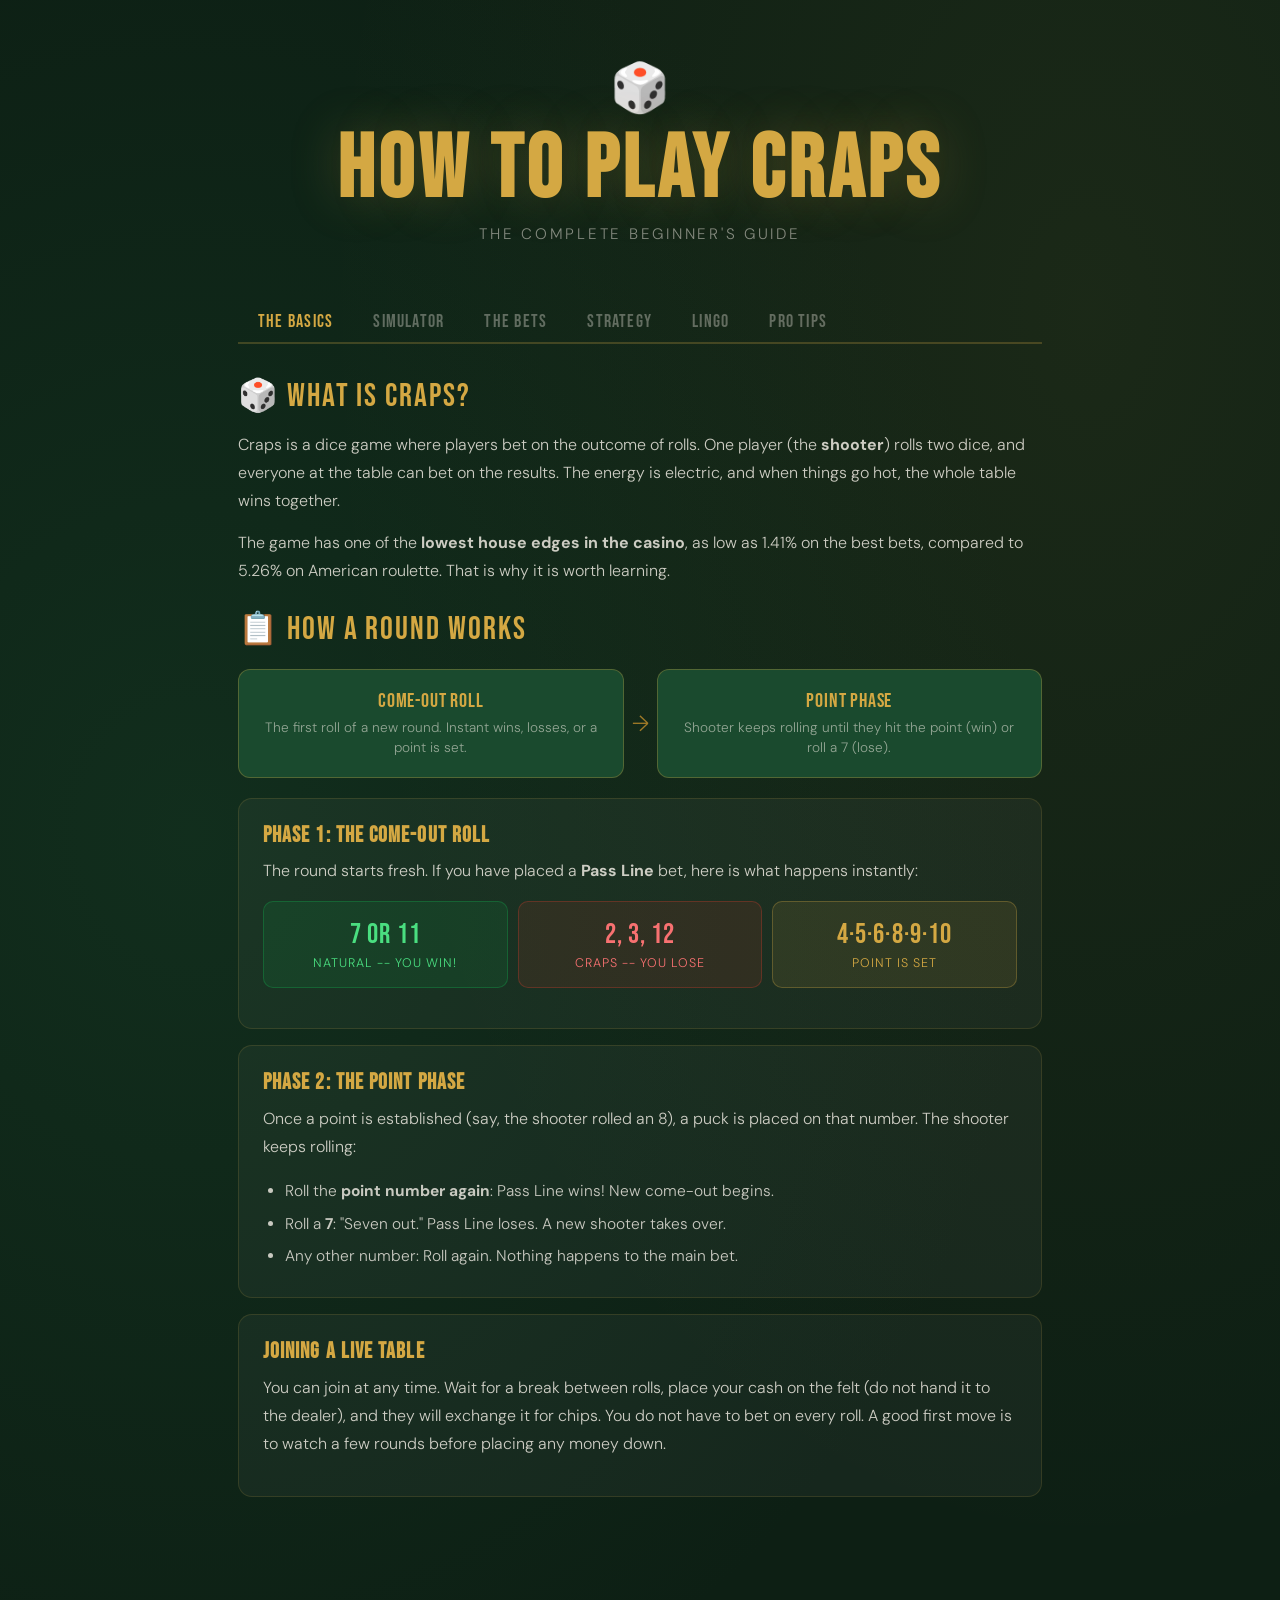
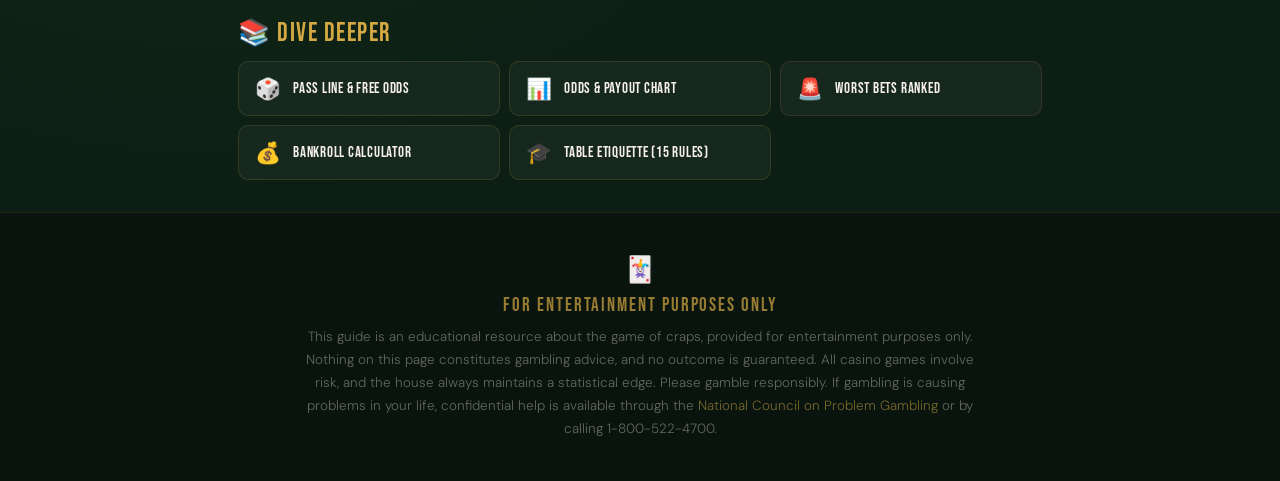
<file: index.html>
<!DOCTYPE html>
<html lang="en">
<head>
<meta charset="UTF-8">
<meta name="viewport" content="width=device-width, initial-scale=1.0, viewport-fit=cover">
<meta name="theme-color" content="#0d1f14">

<title>How to Play Craps: Complete Beginner's Guide with Free Simulator</title>
<meta name="description" content="Learn how to play craps in minutes. Covers rules, the best bets (Pass Line, Free Odds), what to avoid, and a free interactive simulator with bankroll tracker. For entertainment purposes only.">
<meta name="keywords" content="how to play craps, craps rules, craps guide, craps for beginners, craps bets explained, pass line bet, free odds bet, craps simulator, craps strategy, casino dice game">
<meta name="author" content="CrapsGuide.fun">
<link rel="canonical" href="https://crapsguide.fun/">

<meta property="og:type" content="article">
<meta property="og:title" content="How to Play Craps: Complete Beginner's Guide with Free Simulator">
<meta property="og:description" content="Learn craps rules, the best bets, what to avoid, and practice free with an interactive simulator. One of the lowest house-edge games in the casino, if you know what to bet.">
<meta property="og:url" content="https://crapsguide.fun/">
<meta property="og:site_name" content="CrapsGuide.fun">
<meta property="og:locale" content="en_US">

<meta name="twitter:card" content="summary">
<meta name="twitter:title" content="How to Play Craps: Complete Beginner's Guide with Free Simulator">
<meta name="twitter:description" content="Learn craps rules, the best bets, what to avoid, and practice free with an interactive simulator. One of the lowest house-edge games in the casino.">
<meta name="twitter:site" content="@crapsguide">

<meta name="robots" content="index, follow">

<script type="application/ld+json">
{
  "@context": "https://schema.org",
  "@graph": [
    {
      "@type": "Article",
      "@id": "https://crapsguide.fun/#article",
      "headline": "How to Play Craps: Complete Beginner's Guide",
      "description": "A complete guide to playing craps, covering the rules, best bets, house edges, table lingo, and an interactive simulator with bankroll tracker.",
      "url": "https://crapsguide.fun/",
      "author": {
        "@type": "Organization",
        "name": "CrapsGuide.fun",
        "url": "https://crapsguide.fun/"
      },
      "publisher": {
        "@type": "Organization",
        "name": "CrapsGuide.fun",
        "url": "https://crapsguide.fun/"
      },
      "mainEntityOfPage": "https://crapsguide.fun/",
      "inLanguage": "en-US",
      "about": {
        "@type": "Thing",
        "name": "Craps",
        "description": "A casino dice game where players bet on the outcome of dice rolls"
      }
    },
    {
      "@type": "FAQPage",
      "@id": "https://crapsguide.fun/#faq",
      "mainEntity": [
        {
          "@type": "Question",
          "name": "How do you play craps?",
          "acceptedAnswer": {
            "@type": "Answer",
            "text": "Craps is a dice game with two phases. On the come-out roll, rolling 7 or 11 wins the Pass Line bet instantly, while 2, 3, or 12 loses. Any other number (4, 5, 6, 8, 9, or 10) sets the point. In the point phase, the shooter keeps rolling until they hit the point number again (Pass Line wins) or roll a 7 (Pass Line loses)."
          }
        },
        {
          "@type": "Question",
          "name": "What is the best bet in craps?",
          "acceptedAnswer": {
            "@type": "Answer",
            "text": "The best bets in craps are the Pass Line bet (1.41% house edge) combined with the Free Odds bet, which has a 0% house edge and is the only bet in any casino game with no mathematical advantage for the house. Always take maximum odds after a point is set."
          }
        },
        {
          "@type": "Question",
          "name": "What bets should you avoid in craps?",
          "acceptedAnswer": {
            "@type": "Answer",
            "text": "Avoid proposition bets (11-16% house edge), Hardways (9-11%), Big 6 and Big 8 (9.09%), and the Field bet. These bets have very high house edges and will drain your bankroll quickly. Stick to the Pass Line and Free Odds for the best chance of a longer session."
          }
        },
        {
          "@type": "Question",
          "name": "What is the Free Odds bet in craps?",
          "acceptedAnswer": {
            "@type": "Answer",
            "text": "The Free Odds bet is an additional wager placed behind your Pass Line bet after a point is set. It pays true mathematical odds with zero house edge: 2:1 for points 4 or 10, 3:2 for points 5 or 9, and 6:5 for points 6 or 8. Most casinos allow 2x to 10x odds. Always take the maximum odds available."
          }
        },
        {
          "@type": "Question",
          "name": "What does 'seven out' mean in craps?",
          "acceptedAnswer": {
            "@type": "Answer",
            "text": "Seven out means the shooter rolled a 7 during the point phase, before hitting the point number. This ends the shooter's turn, causes all Pass Line bets to lose, and passes the dice to the next shooter."
          }
        },
        {
          "@type": "Question",
          "name": "Is craps a good game to play at a casino?",
          "acceptedAnswer": {
            "@type": "Answer",
            "text": "Craps is one of the best games in the casino if you stick to the right bets. The Pass Line has only a 1.41% house edge, and combining it with Free Odds can bring the overall edge below 0.5%. It's comparable to blackjack with basic strategy and far better than slots (5-12%) or roulette (5.26%)."
          }
        },
        {
          "@type": "Question",
          "name": "What is a come-out roll in craps?",
          "acceptedAnswer": {
            "@type": "Answer",
            "text": "The come-out roll is the first roll of a new craps round. During the come-out, rolling 7 or 11 is a Natural and wins the Pass Line bet immediately. Rolling 2, 3, or 12 is Craps and loses the Pass Line bet. Any other number (4, 5, 6, 8, 9, or 10) establishes the point for that round."
          }
        }
      ]
    }
  ]
}
</script>

<link rel="stylesheet" href="css/style.css">

</head>
<body>

<header>
  <span class="dice-anim">🎲</span>
  <h1>How to Play Craps</h1>
  <div class="subtitle">The Complete Beginner's Guide</div>
</header>

<main>
<div class="container">

  <nav class="tabs" role="tablist" aria-label="Guide sections">
    <button class="tab-btn active" role="tab" aria-selected="true"  aria-controls="tab-basics"    onclick="showTab('basics',this)">The Basics</button>
    <button class="tab-btn"        role="tab" aria-selected="false" aria-controls="tab-simulator" onclick="showTab('simulator',this)">Simulator</button>
    <button class="tab-btn"        role="tab" aria-selected="false" aria-controls="tab-bets"      onclick="showTab('bets',this)">The Bets</button>
    <button class="tab-btn"        role="tab" aria-selected="false" aria-controls="tab-strategy"  onclick="showTab('strategy',this)">Strategy</button>
    <button class="tab-btn"        role="tab" aria-selected="false" aria-controls="tab-lingo"     onclick="showTab('lingo',this)">Lingo</button>
    <button class="tab-btn"        role="tab" aria-selected="false" aria-controls="tab-protips"   onclick="showTab('protips',this)">Pro Tips</button>
  </nav>

  <div id="tab-basics" class="tab-content active" role="tabpanel">
    <div class="section-title">🎲 What Is Craps?</div>
    <p>Craps is a dice game where players bet on the outcome of rolls. One player (the <strong>shooter</strong>) rolls two dice, and everyone at the table can bet on the results. The energy is electric, and when things go hot, the whole table wins together.</p>
    <p>The game has one of the <strong>lowest house edges in the casino</strong>, as low as 1.41% on the best bets, compared to 5.26% on American roulette. That is why it is worth learning.</p>

    <div class="section-title" style="margin-top:1.5rem">📋 How a Round Works</div>
    <div class="phase-flow">
      <div class="phase-box">
        <div class="label">Come-Out Roll</div>
        <div class="desc">The first roll of a new round. Instant wins, losses, or a point is set.</div>
      </div>
      <div class="arrow">→</div>
      <div class="phase-box">
        <div class="label">Point Phase</div>
        <div class="desc">Shooter keeps rolling until they hit the point (win) or roll a 7 (lose).</div>
      </div>
    </div>

    <div class="card">
      <h3>Phase 1: The Come-Out Roll</h3>
      <p>The round starts fresh. If you have placed a <strong>Pass Line</strong> bet, here is what happens instantly:</p>
      <div class="outcomes-grid">
        <div class="outcome win">
          <div class="nums">7 or 11</div>
          <div class="result">Natural -- You Win!</div>
        </div>
        <div class="outcome lose">
          <div class="nums">2, 3, 12</div>
          <div class="result">Craps -- You Lose</div>
        </div>
        <div class="outcome point">
          <div class="nums">4·5·6·8·9·10</div>
          <div class="result">Point is Set</div>
        </div>
      </div>
    </div>

    <div class="card">
      <h3>Phase 2: The Point Phase</h3>
      <p>Once a point is established (say, the shooter rolled an 8), a puck is placed on that number. The shooter keeps rolling:</p>
      <ul>
        <li>Roll the <strong>point number again</strong>: Pass Line wins! New come-out begins.</li>
        <li>Roll a <strong>7</strong>: "Seven out." Pass Line loses. A new shooter takes over.</li>
        <li>Any other number: Roll again. Nothing happens to the main bet.</li>
      </ul>
    </div>

    <div class="card">
      <h3>Joining a Live Table</h3>
      <p>You can join at any time. Wait for a break between rolls, place your cash on the felt (do not hand it to the dealer), and they will exchange it for chips. You do not have to bet on every roll. A good first move is to watch a few rounds before placing any money down.</p>
    </div>
  </div>

  <div id="tab-simulator" class="tab-content" role="tabpanel">
    <div class="section-title">🎲 Roll Simulator</div>
    <p>You start with <strong>$200</strong>. Each round you bet <strong>$10</strong> on the Pass Line. When a point is set, you will be offered the chance to take <strong>Free Odds</strong>. It's the one bet in the casino with zero house edge. See how long your stack lasts!</p>

    <div class="simulator">

      <div class="bankroll-bar" aria-live="polite">
        <div class="bank-cell">
          <div class="bank-label">Bankroll</div>
          <div class="bank-value" id="bank-stack">$200</div>
        </div>
        <div class="bank-cell">
          <div class="bank-label">Net P/L</div>
          <div class="bank-value neutral" id="bank-pl">$0</div>
        </div>
        <div class="bank-cell">
          <div class="bank-label">Rounds</div>
          <div class="bank-value neutral" id="bank-rounds">0</div>
        </div>
        <div class="bank-cell">
          <div class="bank-label">W / L</div>
          <div class="bank-value neutral" id="bank-wl">0 / 0</div>
        </div>
      </div>

      <div class="active-bets" id="active-bets" aria-label="Active bets"></div>

      <div id="sim-phase" class="sim-phase-badge">Phase: Come-Out Roll</div>

      <div class="dice-display" aria-live="polite" aria-label="Dice result">
        <div class="die-wrap" id="die1-wrap">
          <svg class="die-face" viewBox="0 0 100 100" xmlns="http://www.w3.org/2000/svg" aria-hidden="true">
            <rect x="3" y="3" width="94" height="94" rx="16" ry="16" fill="#f9f6f0"/>
            <rect x="3" y="3" width="94" height="94" rx="16" ry="16" fill="none" stroke="rgba(0,0,0,0.08)" stroke-width="1.5"/>
            <g id="pips1"></g>
          </svg>
        </div>
        <div class="die-wrap" id="die2-wrap">
          <svg class="die-face" viewBox="0 0 100 100" xmlns="http://www.w3.org/2000/svg" aria-hidden="true">
            <rect x="3" y="3" width="94" height="94" rx="16" ry="16" fill="#f9f6f0"/>
            <rect x="3" y="3" width="94" height="94" rx="16" ry="16" fill="none" stroke="rgba(0,0,0,0.08)" stroke-width="1.5"/>
            <g id="pips2"></g>
          </svg>
        </div>
      </div>

      <div id="sim-status" class="sim-status" style="color:var(--gold)">Ready to Play</div>
      <div id="sim-result" class="sim-result">Each round costs $10 on the Pass Line. Tap Roll to begin!</div>

      <div class="odds-prompt" id="odds-prompt">
        <div class="odds-prompt-title" id="odds-title">Take Free Odds?</div>
        <div class="odds-prompt-desc" id="odds-desc">Point is set. You can place an extra bet behind your Pass Line with ZERO house edge.</div>
        <div class="odds-btns">
          <button class="odds-btn take" onclick="takeOdds()" touch-action="manipulation">Take $20 Odds</button>
          <button class="odds-btn skip" onclick="skipOdds()" touch-action="manipulation">No Thanks</button>
        </div>
      </div>

      <div class="sim-btns">
        <button class="roll-btn" id="roll-btn" onclick="rollDice()" aria-label="Roll the dice">🎲 ROLL</button>
        <button class="reset-btn" onclick="resetGame()" aria-label="Reset game">↺ RESET</button>
      </div>

      <div class="scenario-panel">
        <div class="scenario-panel-label">Watch a scripted run</div>
        <div class="scenario-btns">
          <button id="sc-hot" class="scenario-btn hot" onclick="playScenario('hot')" aria-label="Watch hot shooter scenario">🔥 Hot Shooter</button>
          <button id="sc-cold" class="scenario-btn cold" onclick="playScenario('cold')" aria-label="Watch cold table scenario">❄️ Cold Table</button>
        </div>
        <div class="scenario-hint">Auto-plays a scripted session — Pass Line + Free Odds — so you can see what a great run (or rough stretch) actually looks like.</div>
      </div>

      <div class="session-log" id="session-log" aria-label="Session log" aria-live="polite">
        <div class="log-empty">Your session log will appear here.</div>
      </div>

    </div>
  </div>

  <div id="tab-bets" class="tab-content" role="tabpanel">
    <div class="section-title">💰 Understanding the Bets</div>
    <p>Craps has many bets, but most of them are traps. Here is the full picture so you know what to play and what to skip.</p>
    <div class="table-wrap">
      <table class="bets-table">
        <thead>
          <tr><th>Bet</th><th>House Edge</th><th>Notes</th></tr>
        </thead>
        <tbody>
          <tr>
            <td><strong>Pass Line</strong> <span class="bet-tag tag-best">Best</span></td>
            <td class="edge-good">1.41%</td>
            <td>Always. Your primary bet as a new player.</td>
          </tr>
          <tr>
            <td><strong>Don't Pass Line</strong></td>
            <td class="edge-good">1.36%</td>
            <td>Marginally better odds, but you are betting against the shooter, which is socially unpopular at a hot table.</td>
          </tr>
          <tr>
            <td><strong>Odds Bet (Free Odds)</strong> <span class="bet-tag tag-best">Best</span></td>
            <td class="edge-good">0%</td>
            <td>The only 0% house edge bet in the casino. Take maximum odds after a point is set.</td>
          </tr>
          <tr>
            <td><strong>Come Bet</strong></td>
            <td class="edge-good">1.41%</td>
            <td>Like a Pass Line placed during the point phase. Good once you are comfortable.</td>
          </tr>
          <tr>
            <td><strong>Place 6 or 8</strong></td>
            <td class="edge-ok">1.52%</td>
            <td>Acceptable. Pays 7:6 on the most common point numbers. Bet in multiples of $6.</td>
          </tr>
          <tr>
            <td><strong>Place 5 or 9</strong></td>
            <td class="edge-ok">4%</td>
            <td>Mediocre. Skip unless you love action.</td>
          </tr>
          <tr>
            <td><strong>Place 4 or 10</strong></td>
            <td class="edge-bad">6.67%</td>
            <td>Avoid. High house edge.</td>
          </tr>
          <tr>
            <td><strong>Field Bet</strong> <span class="bet-tag tag-avoid">Avoid</span></td>
            <td class="edge-bad">2.78–5.56%</td>
            <td>Looks attractive and hits often, but terrible odds long-term.</td>
          </tr>
          <tr>
            <td><strong>Big 6 / Big 8</strong> <span class="bet-tag tag-avoid">Avoid</span></td>
            <td class="edge-bad">9.09%</td>
            <td>Never. Same as Place 6/8 but pays worse. A sucker bet in disguise.</td>
          </tr>
          <tr>
            <td><strong>Proposition Bets</strong> <span class="bet-tag tag-avoid">Avoid</span></td>
            <td class="edge-bad">11–16%</td>
            <td>Terrible. These exist to drain your bankroll. Dealers sometimes call them sucker bets.</td>
          </tr>
          <tr>
            <td><strong>Hardways</strong> <span class="bet-tag tag-avoid">Avoid</span></td>
            <td class="edge-bad">9–11%</td>
            <td>Fun to look at on the layout, brutal to bet on.</td>
          </tr>
        </tbody>
      </table>
    </div>
    <hr class="divider">
    <div class="card">
      <h3>🌟 The Free Odds Bet</h3>
      <p>After a point is set, you can place an additional bet <em>behind</em> your Pass Line bet called "Taking Odds." It pays <strong>true mathematical odds</strong> with zero house edge, the only such bet in any casino.</p>
      <ul>
        <li>Point is 4 or 10: Odds pay <strong>2:1</strong></li>
        <li>Point is 5 or 9: Odds pay <strong>3:2</strong></li>
        <li>Point is 6 or 8: Odds pay <strong>6:5</strong></li>
      </ul>
      <p style="margin-top:0.8rem">Most casinos allow 2x, 3x-4x-5x, or even 10x odds. <strong>Always take the maximum odds offered.</strong></p>
    </div>
    <div style="margin-top:1.25rem; display:flex; flex-wrap:wrap; gap:0.5rem;">
      <a href="/pass-line-bet-explained/" style="display:inline-block;padding:0.55rem 1rem;border-radius:8px;background:rgba(255,255,255,0.04);border:1px solid rgba(212,168,67,0.2);color:var(--gold);font-family:'Bebas Neue',sans-serif;font-size:0.95rem;letter-spacing:0.05em;text-decoration:none;transition:all 0.2s;">&#x1F449; Pass Line &amp; Free Odds Deep Dive</a>
      <a href="/craps-odds-chart/" style="display:inline-block;padding:0.55rem 1rem;border-radius:8px;background:rgba(255,255,255,0.04);border:1px solid rgba(212,168,67,0.2);color:var(--gold);font-family:'Bebas Neue',sans-serif;font-size:0.95rem;letter-spacing:0.05em;text-decoration:none;transition:all 0.2s;">&#x1F4CA; Full Odds &amp; Payout Chart</a>
      <a href="/worst-bets-in-craps/" style="display:inline-block;padding:0.55rem 1rem;border-radius:8px;background:rgba(255,255,255,0.04);border:1px solid rgba(248,113,113,0.2);color:var(--red-bright);font-family:'Bebas Neue',sans-serif;font-size:0.95rem;letter-spacing:0.05em;text-decoration:none;transition:all 0.2s;">&#x1F6A8; Worst Bets Ranked</a>
    </div>
  </div>

  <div id="tab-strategy" class="tab-content" role="tabpanel">
    <div class="section-title">🧠 Playing Smart</div>
    <div class="tip">
      <div class="tip-icon">✅</div>
      <div class="tip-text"><strong>The Beginner's Setup:</strong> Stick to Pass Line plus maximum Free Odds. That is it. This keeps your house edge under 0.5% on total money risked and makes the game easy to follow.</div>
    </div>
    <div class="tip">
      <div class="tip-icon">✅</div>
      <div class="tip-text"><strong>Add Come Bets for more action:</strong> Once comfortable, place Come bets after the point is set. They work like a mini Pass Line, setting their own point, and you can take odds on them too.</div>
    </div>
    <div class="tip">
      <div class="tip-icon">✅</div>
      <div class="tip-text"><strong>Place the 6 and 8:</strong> If you want more numbers working, Place bets on 6 and 8 are decent. Bet in multiples of $6 so the 7:6 payout works correctly.</div>
    </div>
    <div class="tip warning">
      <div class="tip-icon">⚠️</div>
      <div class="tip-text"><strong>The center of the table is a trap.</strong> All those colorful proposition bets in the middle? Hard 6, Any Craps, C&E? Ignore them. They carry 10%+ house edges and are designed to look exciting while draining your chips.</div>
    </div>
    <div class="tip warning">
      <div class="tip-icon">⚠️</div>
      <div class="tip-text"><strong>Streaks are an illusion.</strong> A "hot shooter" does not change the probability of any roll. Past results do not influence dice. Play the math, not the mood.</div>
    </div>
    <div class="tip">
      <div class="tip-icon">💡</div>
      <div class="tip-text"><strong>Bankroll rule of thumb:</strong> Bring at least 30x your Pass Line bet. Betting $10 Pass with 3x odds? You want roughly $300 to $400 at the table to ride out variance.</div>
    </div>
    <div class="tip">
      <div class="tip-icon">💡</div>
      <div class="tip-text"><strong>Craps vs. other games:</strong> Blackjack with basic strategy runs about 0.5% edge, similar to craps with full odds. Slots are typically 5 to 12%. Craps is genuinely one of the better games in the building, but only if you play the right bets.</div>
    </div>
    <hr class="divider">
    <div class="card">
      <h3>🎯 Optimal Strategy (TL;DR)</h3>
      <ol>
        <li>Bet the <strong>Pass Line</strong> before every come-out roll</li>
        <li>Once the point is set, take <strong>maximum Free Odds</strong></li>
        <li>Optionally add <strong>Come Bets with odds</strong> for more action</li>
        <li><strong>Ignore everything else</strong> on the table layout</li>
        <li>Tip the dealers occasionally. It's good for the table vibe</li>
      </ol>
    </div>
    <div style="margin-top:1.25rem; display:flex; flex-wrap:wrap; gap:0.5rem;">
      <a href="/craps-bankroll-calculator/" style="display:inline-block;padding:0.55rem 1rem;border-radius:8px;background:rgba(255,255,255,0.04);border:1px solid rgba(212,168,67,0.2);color:var(--gold);font-family:'Bebas Neue',sans-serif;font-size:0.95rem;letter-spacing:0.05em;text-decoration:none;transition:all 0.2s;">&#x1F4B0; Bankroll Calculator</a>
      <a href="/pass-line-bet-explained/" style="display:inline-block;padding:0.55rem 1rem;border-radius:8px;background:rgba(255,255,255,0.04);border:1px solid rgba(212,168,67,0.2);color:var(--gold);font-family:'Bebas Neue',sans-serif;font-size:0.95rem;letter-spacing:0.05em;text-decoration:none;transition:all 0.2s;">&#x1F449; Pass Line &amp; Free Odds Deep Dive</a>
    </div>
  </div>

  <div id="tab-lingo" class="tab-content" role="tabpanel">
    <div class="section-title">🗣️ Table Talk</div>
    <p>Walk up knowing the language. The dealers will respect you for it, and you will not look lost.</p>
    <div class="lingo-grid">
      <div class="lingo-item"><div class="lingo-term">Shooter</div><div class="lingo-def">The player rolling the dice. Rotates clockwise around the table.</div></div>
      <div class="lingo-item"><div class="lingo-term">Come-Out Roll</div><div class="lingo-def">The first roll of a new round. The puck is "OFF."</div></div>
      <div class="lingo-item"><div class="lingo-term">Natural</div><div class="lingo-def">Rolling 7 or 11 on the come-out. Instant Pass Line win.</div></div>
      <div class="lingo-item"><div class="lingo-term">Craps</div><div class="lingo-def">Rolling 2, 3, or 12 on the come-out. Pass Line loses.</div></div>
      <div class="lingo-item"><div class="lingo-term">The Point</div><div class="lingo-def">4, 5, 6, 8, 9, or 10 rolled on the come-out. Sets the target.</div></div>
      <div class="lingo-item"><div class="lingo-term">Seven Out</div><div class="lingo-def">Rolling a 7 in the point phase. Ends the shooter's turn.</div></div>
      <div class="lingo-item"><div class="lingo-term">Make the Point</div><div class="lingo-def">Hitting the point number before a 7. Pass Line wins!</div></div>
      <div class="lingo-item"><div class="lingo-term">Free Odds / Taking Odds</div><div class="lingo-def">Additional bet behind Pass Line with 0% house edge.</div></div>
      <div class="lingo-item"><div class="lingo-term">Stickman</div><div class="lingo-def">Dealer who moves the dice with a hooked stick and calls outcomes.</div></div>
      <div class="lingo-item"><div class="lingo-term">Boxman</div><div class="lingo-def">Supervisor at the table center, overseeing chips and disputes.</div></div>
      <div class="lingo-item"><div class="lingo-term">Puck</div><div class="lingo-def">Disc showing ON/OFF. Placed on the point number when active.</div></div>
      <div class="lingo-item"><div class="lingo-term">Color Up</div><div class="lingo-def">Exchange small chips for larger denominations when leaving.</div></div>
      <div class="lingo-item"><div class="lingo-term">Hardway</div><div class="lingo-def">Rolling a pair to hit a number, e.g., 4+4 for Hard 8.</div></div>
      <div class="lingo-item"><div class="lingo-term">Yo (Yo-Leven)</div><div class="lingo-def">Slang for 11, said "yo" to avoid confusion with "seven."</div></div>
      <div class="lingo-item"><div class="lingo-term">Press It</div><div class="lingo-def">Increasing or doubling a bet after a win.</div></div>
      <div class="lingo-item"><div class="lingo-term">Buy In</div><div class="lingo-def">Exchanging cash for chips. Place bills on the felt; do not hand to the dealer.</div></div>
    </div>
  </div>

  <div id="tab-protips" class="tab-content" role="tabpanel">
    <div class="section-title">&#x1F393; Pro Tips</div>
    <p>You know the rules and the bets. Here is what separates a confident player from a nervous one: what to do your first 30 minutes at a live table, how odds multipliers work across casinos, and a no-nonsense debunking of the myths you will absolutely hear at the table.</p>

    <div class="accordion">
      <button class="accordion-btn" onclick="toggleAccordion(this)" aria-expanded="false">
        <span class="accordion-title">&#x1F3B0; Your First 30 Minutes at a Real Table</span>
        <span class="accordion-icon">&#x25BC;</span>
      </button>
      <div class="accordion-body">
        <p style="margin-bottom:1rem;">The rules are the easy part. Here is the physical and social stuff nobody tells you.</p>
        <ol class="steps-list">
          <li><strong>Find a low minimum table.</strong><span>Look for $5 or $10 minimums. The Strip skews higher; downtown casinos and off-strip properties are more beginner-friendly. The minimum is posted on a small placard at the table edge.</span></li>
          <li><strong>Wait for the right moment to buy in.</strong><span>Do not walk up mid-roll and drop cash on the table. Wait until the dice are in the center or after a seven-out. Place your cash flat on the felt and say "Change, please." Do not hand it directly to the dealer.</span></li>
          <li><strong>Pick your spot.</strong><span>Standing near either end of the table is fine. The Pass Line runs along the entire edge closest to you. There is no wrong choice here.</span></li>
          <li><strong>Announce dealer-placed bets.</strong><span>For the Pass Line you place your own chips. For bets requiring the dealer to position them, hand over your chips and say what you want. They handle the rest.</span></li>
          <li><strong>Collect your winnings promptly.</strong><span>When you win, the dealer pushes chips to you. Grab them before the next come-out or they may be treated as a new bet. Leaving them is called "letting it ride". Which is fine on purpose but rough by accident.</span></li>
          <li><strong>Place your Free Odds bet yourself.</strong><span>After the point is set, place your odds chips directly behind your Pass Line bet, just outside the Pass Line area. No announcement needed. The dealer will confirm.</span></li>
          <li><strong>One hand for the dice.</strong><span>Shooters use one hand only. Keep your drink back from the table edge. If the dice hit your hand mid-roll, you will hear about it.</span></li>
          <li><strong>Tip the crew.</strong><span>Place a chip on the Pass Line and say "for the dealers." They will appreciate it and the table energy will thank you.</span></li>
          <li><strong>Do not stress the etiquette.</strong><span>Dealers deal with beginners constantly and are glad to help. "Is now a good time to buy in?" gets a friendly answer 99% of the time.</span></li>
        </ol>
      </div>
    </div>

    <div class="accordion">
      <button class="accordion-btn" onclick="toggleAccordion(this)" aria-expanded="false">
        <span class="accordion-title">&#x1F4D0; Odds Multipliers: 2x vs 3-4-5x vs 10x</span>
        <span class="accordion-icon">&#x25BC;</span>
      </button>
      <div class="accordion-body">
        <p>Not all casinos offer the same odds multiplier. The higher the multiplier, the more of your total action sits on a 0% edge bet.</p>
        <div class="table-wrap">
          <table class="odds-table">
            <thead><tr><th>Casino Offer</th><th>Pass Line</th><th>Max Odds</th><th>Combined Edge</th></tr></thead>
            <tbody>
              <tr><td>1x Odds</td><td>$10</td><td>$10</td><td>0.85%</td></tr>
              <tr><td>2x Odds</td><td>$10</td><td>$20</td><td>0.61%</td></tr>
              <tr><td>3-4-5x Odds</td><td>$10</td><td>$30-50</td><td class="highlight">0.37%</td></tr>
              <tr><td>5x Odds</td><td>$10</td><td>$50</td><td>0.33%</td></tr>
              <tr><td>10x Odds</td><td>$10</td><td>$100</td><td class="highlight">0.18%</td></tr>
              <tr><td>100x Odds</td><td>$10</td><td>$1,000</td><td>0.02%</td></tr>
            </tbody>
          </table>
        </div>
        <p style="margin-top:1rem;"><strong>3-4-5x is the most common offer</strong> at major casinos: 3x on the 4 and 10, 4x on the 5 and 9, 5x on the 6 and 8. Those multipliers normalize the max payout to exactly 6x your Pass Line bet regardless of the point, keeping dealer math clean.</p>
        <p>Higher odds do not change your expected loss per hour. The only money the casino profits from is your flat Pass Line bet. Everything behind it is pure math in your favor. Higher multipliers just shift more of your total action onto the 0% bet, giving bigger swings in both directions.</p>
        <p>Budget tip: a $5 table with 2x odds beats a $25 table with 10x odds every time. The table minimum is always your biggest cost driver.</p>
      </div>
    </div>

    <div class="accordion">
      <button class="accordion-btn" onclick="toggleAccordion(this)" aria-expanded="false">
        <span class="accordion-title">&#x1F52E; Craps Myths: Debunked</span>
        <span class="accordion-icon">&#x25BC;</span>
      </button>
      <div class="accordion-body">
        <p style="margin-bottom:1rem;">You will hear all of these at a real table. Some are harmless superstitions. Some will cost you money.</p>

        <div class="myth-card busted">
          <div class="myth-header"><div class="myth-icon">&#x1F3B2;</div><div>
            <div class="myth-label">Myth</div>
            <div class="myth-title">"Dice setting and controlled shooting can change your odds."</div>
          </div></div>
          <div class="myth-body">This is the big one. Casino physicists, mathematicians, and independent testers have studied this extensively. On a regulation table where dice must hit the back wall, controlled shooting has no statistically demonstrated edge. Casinos require that back-wall bounce specifically to neutralize spin control. The people selling "dice setting courses" make their money selling courses, not at the tables.</div>
        </div>

        <div class="myth-card busted">
          <div class="myth-header"><div class="myth-icon">&#x1F6AB;</div><div>
            <div class="myth-label">Myth</div>
            <div class="myth-title">"Never say the word 'seven' at the table."</div>
          </div></div>
          <div class="myth-body">Pure superstition. The dice have no ears. That said, you probably should not say it anyway because the players around you genuinely believe it and you will get dirty looks. Call it "the devil" if you must.</div>
        </div>

        <div class="myth-card busted">
          <div class="myth-header"><div class="myth-icon">&#x1F4C9;</div><div>
            <div class="myth-label">Myth</div>
            <div class="myth-title">"After a long roll, a seven-out is 'due.'"</div>
          </div></div>
          <div class="myth-body">Classic gambler's fallacy. Each roll is an independent event. After 30 rolls without a seven, the probability of rolling a seven on the next roll is exactly what it has always been: 6 out of 36, about 16.7%. The dice have no memory. The table has no memory. The only thing that remembers is your bankroll.</div>
        </div>

        <div class="myth-card busted">
          <div class="myth-header"><div class="myth-icon">&#x1F4B8;</div><div>
            <div class="myth-label">Myth</div>
            <div class="myth-title">"Pressing your bets when you are hot is a winning strategy."</div>
          </div></div>
          <div class="myth-body">Pressing (doubling up after wins) feels great during a streak. But it does not change the house edge on the underlying bet. You are just putting more money at risk on a bet that still has a built-in house advantage. What pressing does is increase variance: bigger highs, faster crashes. Enjoy it if you like, just do not call it a strategy.</div>
        </div>

        <div class="myth-card verdict">
          <div class="myth-header"><div class="myth-icon">&#x2705;</div><div>
            <div class="myth-label">Actually True</div>
            <div class="myth-title">"A new shooter changes the energy at the table."</div>
          </div></div>
          <div class="myth-body">Not mathematically true, but socially true. A confident new shooter who throws well genuinely changes the mood of a craps table in a way that is real and fun. That shared experience is one of the best things about the game. Just do not bet your bankroll on the vibes.</div>
        </div>

      </div>
    </div>
    <div style="margin-top:1.25rem; display:flex; flex-wrap:wrap; gap:0.5rem;">
      <a href="/craps-table-etiquette/" style="display:inline-block;padding:0.55rem 1rem;border-radius:8px;background:rgba(255,255,255,0.04);border:1px solid rgba(212,168,67,0.2);color:var(--gold);font-family:'Bebas Neue',sans-serif;font-size:0.95rem;letter-spacing:0.05em;text-decoration:none;transition:all 0.2s;">&#x1F3B0; Full Table Etiquette Guide (15 Rules)</a>
      <a href="/craps-odds-chart/" style="display:inline-block;padding:0.55rem 1rem;border-radius:8px;background:rgba(255,255,255,0.04);border:1px solid rgba(212,168,67,0.2);color:var(--gold);font-family:'Bebas Neue',sans-serif;font-size:0.95rem;letter-spacing:0.05em;text-decoration:none;transition:all 0.2s;">&#x1F4CA; Full Odds &amp; Payout Chart</a>
    </div>
  </div>

</div>

<div style="max-width:860px;margin:0 auto;padding:1.5rem clamp(1rem,4vw,1.75rem) 0;">
  <div style="font-family:'Bebas Neue',sans-serif;font-size:clamp(1.3rem,4vw,1.6rem);color:var(--gold);letter-spacing:0.06em;margin-bottom:0.75rem;">&#x1F4DA; Dive Deeper</div>
  <div style="display:grid;grid-template-columns:repeat(auto-fit,minmax(240px,1fr));gap:0.6rem;">
    <a href="/pass-line-bet-explained/" style="display:flex;align-items:center;gap:0.75rem;padding:0.8rem 1rem;border-radius:10px;background:rgba(255,255,255,0.04);border:1px solid rgba(212,168,67,0.15);text-decoration:none;transition:all 0.2s;"><span style="font-size:1.3rem;">&#x1F3B2;</span><span style="font-family:'Bebas Neue',sans-serif;font-size:0.95rem;letter-spacing:0.05em;color:var(--cream);">Pass Line &amp; Free Odds</span></a>
    <a href="/craps-odds-chart/" style="display:flex;align-items:center;gap:0.75rem;padding:0.8rem 1rem;border-radius:10px;background:rgba(255,255,255,0.04);border:1px solid rgba(212,168,67,0.15);text-decoration:none;transition:all 0.2s;"><span style="font-size:1.3rem;">&#x1F4CA;</span><span style="font-family:'Bebas Neue',sans-serif;font-size:0.95rem;letter-spacing:0.05em;color:var(--cream);">Odds &amp; Payout Chart</span></a>
    <a href="/worst-bets-in-craps/" style="display:flex;align-items:center;gap:0.75rem;padding:0.8rem 1rem;border-radius:10px;background:rgba(255,255,255,0.04);border:1px solid rgba(248,113,113,0.15);text-decoration:none;transition:all 0.2s;"><span style="font-size:1.3rem;">&#x1F6A8;</span><span style="font-family:'Bebas Neue',sans-serif;font-size:0.95rem;letter-spacing:0.05em;color:var(--cream);">Worst Bets Ranked</span></a>
    <a href="/craps-bankroll-calculator/" style="display:flex;align-items:center;gap:0.75rem;padding:0.8rem 1rem;border-radius:10px;background:rgba(255,255,255,0.04);border:1px solid rgba(212,168,67,0.15);text-decoration:none;transition:all 0.2s;"><span style="font-size:1.3rem;">&#x1F4B0;</span><span style="font-family:'Bebas Neue',sans-serif;font-size:0.95rem;letter-spacing:0.05em;color:var(--cream);">Bankroll Calculator</span></a>
    <a href="/craps-table-etiquette/" style="display:flex;align-items:center;gap:0.75rem;padding:0.8rem 1rem;border-radius:10px;background:rgba(255,255,255,0.04);border:1px solid rgba(212,168,67,0.15);text-decoration:none;transition:all 0.2s;"><span style="font-size:1.3rem;">&#x1F393;</span><span style="font-family:'Bebas Neue',sans-serif;font-size:0.95rem;letter-spacing:0.05em;color:var(--cream);">Table Etiquette (15 Rules)</span></a>
  </div>
</div>

<div class="sponsor-zone" id="sponsor-zone">
  <div class="container" style="padding-bottom:0;padding-top:0;">
    <div class="sponsor-inner">
      <div class="sponsor-label">Sponsored</div>
      <a href="#" class="sponsor-card" rel="noopener sponsored">
        <div class="sponsor-logo">&#x1F3B0;</div>
        <div class="sponsor-copy">
          <div class="sponsor-name">Your Casino Partner</div>
          <div class="sponsor-desc">Practice online before hitting the felt. Trusted by players worldwide.</div>
        </div>
        <div class="sponsor-cta">Learn More</div>
      </a>
    </div>
  </div>
</div>

</main>

<section aria-label="Frequently Asked Questions" style="position:absolute;left:-9999px;width:1px;height:1px;overflow:hidden;">
  <h2>Frequently Asked Questions About Craps</h2>
  <article><h3>How do you play craps?</h3><p>Craps is a casino dice game with two phases. On the come-out roll, rolling 7 or 11 wins the Pass Line instantly, while 2, 3, or 12 loses. Any other number sets the point. In the point phase, the shooter keeps rolling until they hit the point (Pass Line wins) or roll a 7 (Pass Line loses).</p></article>
  <article><h3>What is the best bet in craps?</h3><p>The best bets are the Pass Line (1.41% house edge) combined with the Free Odds bet, which has 0% house edge. Always take maximum odds after a point is set.</p></article>
  <article><h3>What is the Free Odds bet in craps?</h3><p>Placed behind your Pass Line bet after a point is set. Pays true mathematical odds with zero house edge: 2:1 for points 4 or 10, 3:2 for points 5 or 9, 6:5 for points 6 or 8.</p></article>
  <article><h3>What bets should you avoid in craps?</h3><p>Avoid proposition bets (11-16% house edge), Hardways (9-11%), Big 6 and Big 8 (9.09%), and the Field bet. Stick to Pass Line and Free Odds.</p></article>
  <article><h3>What does seven out mean in craps?</h3><p>The shooter rolled a 7 during the point phase before hitting the point. This ends the shooter's turn and all Pass Line bets lose.</p></article>
  <article><h3>What is a come-out roll in craps?</h3><p>The first roll of a new round. Rolling 7 or 11 is a Natural (Pass Line wins). Rolling 2, 3, or 12 is Craps (Pass Line loses). Any other number sets the point.</p></article>
  <article><h3>Is craps a good casino game?</h3><p>Yes, with Pass Line and Free Odds the house edge can be under 0.5%, comparable to blackjack with basic strategy and far better than slots or roulette.</p></article>
</section>

<footer>
  <div class="disclaimer-inner">
    <div class="disclaimer-icon">&#x1F0CF;</div>
    <div class="disclaimer-title">For Entertainment Purposes Only</div>
    <p class="disclaimer-text">
      This guide is an educational resource about the game of craps, provided for entertainment purposes only.
      Nothing on this page constitutes gambling advice, and no outcome is guaranteed. All casino games involve risk, and the house always maintains a statistical edge.
      Please gamble responsibly. If gambling is causing problems in your life, confidential help is available through the
      <a href="https://www.ncpgambling.org" target="_blank" rel="noopener noreferrer">National Council on Problem Gambling</a>
      or by calling 1-800-522-4700.
    </p>
  </div>
</footer>

<script src="js/script.js"></script>
</body>
</html>
</file>
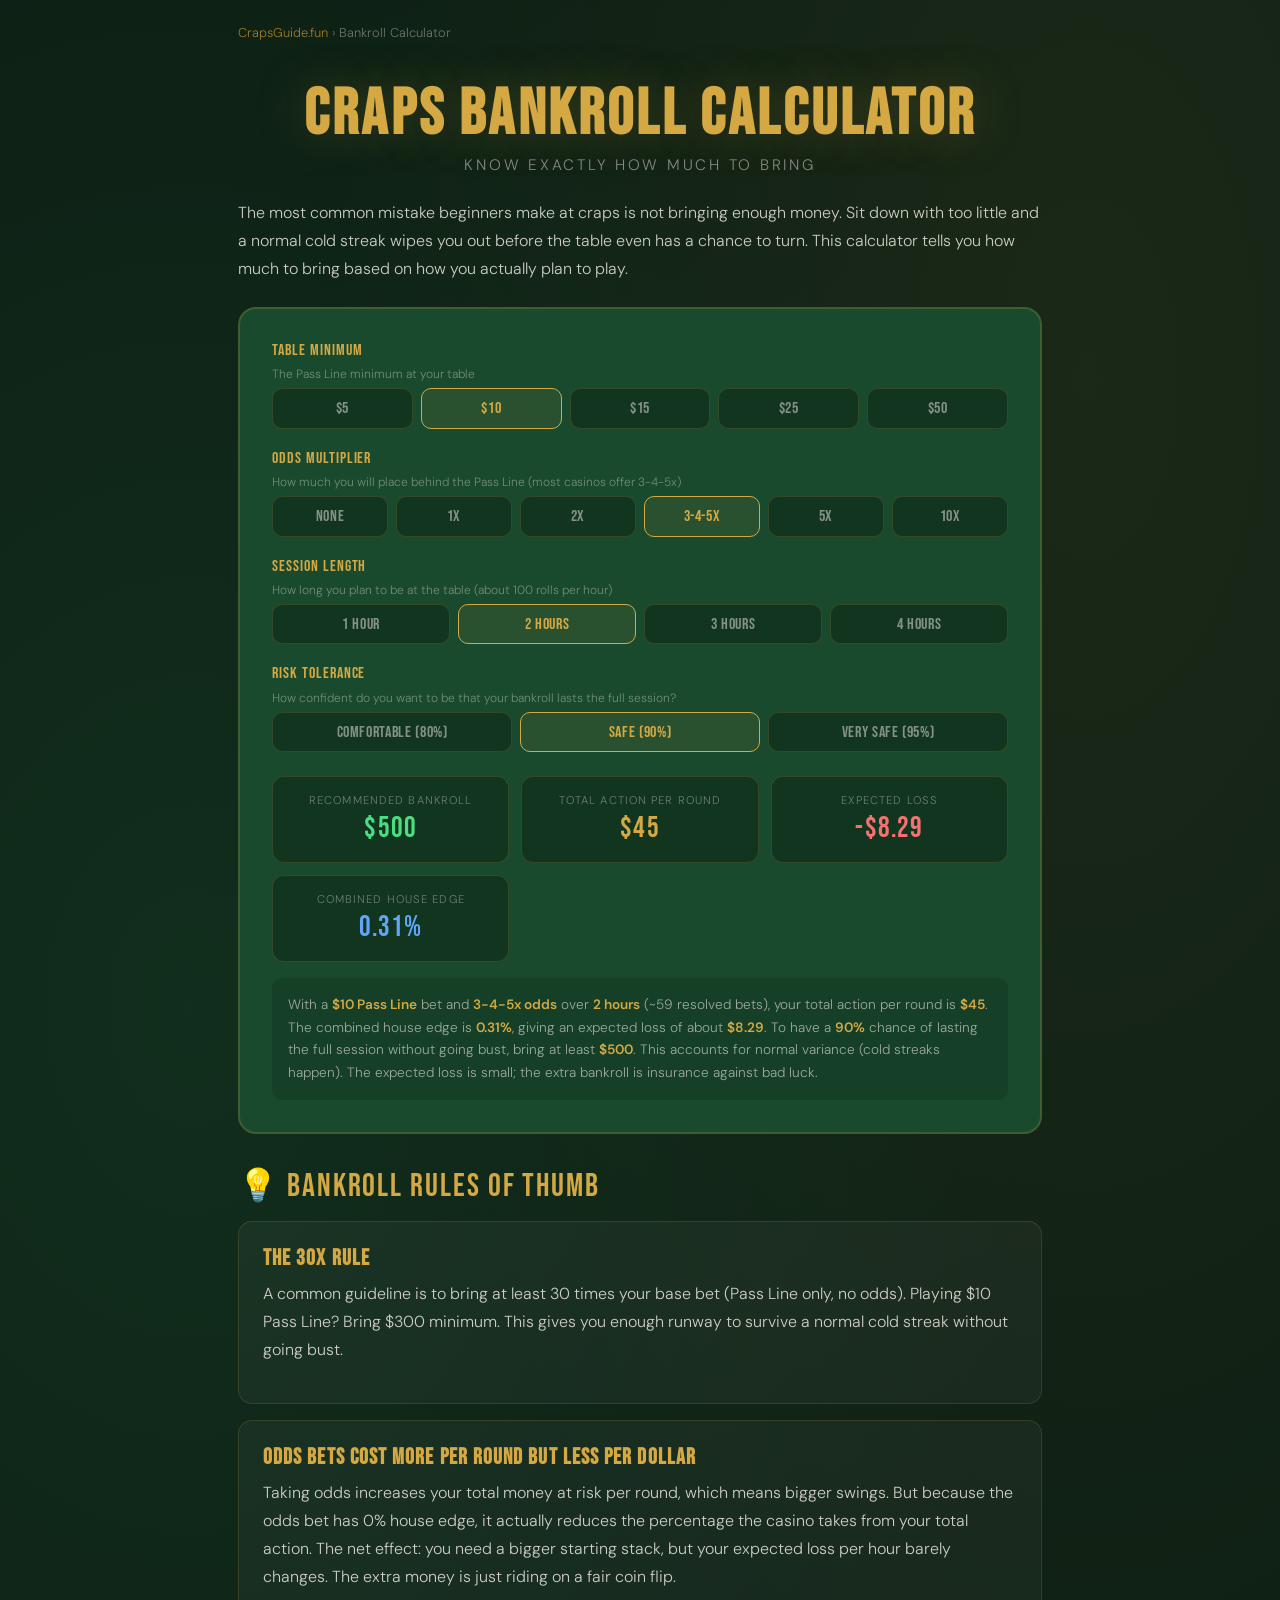
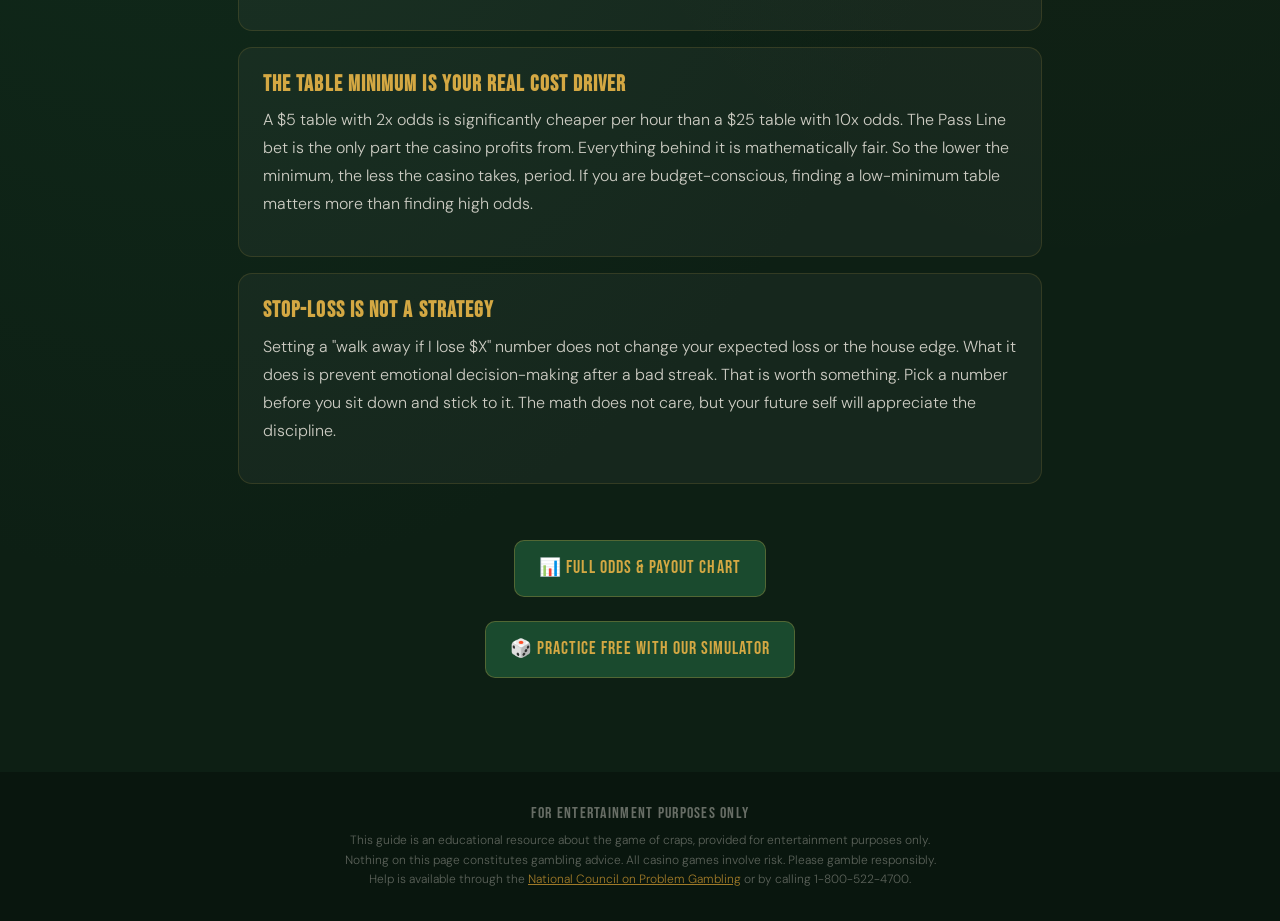
<file: craps-bankroll-calculator/index.html>
<!DOCTYPE html>
<html lang="en">
<head>
<meta charset="UTF-8">
<meta name="viewport" content="width=device-width, initial-scale=1.0, viewport-fit=cover">
<meta name="theme-color" content="#0d1f14">

<title>Craps Bankroll Calculator: How Much to Bring to the Table</title>
<meta name="description" content="Free craps bankroll calculator. Enter your table minimum, odds multiplier, and session length to see how much you need. Includes expected loss, variance, and survival probability.">
<meta name="keywords" content="craps bankroll calculator, craps bankroll management, how much money for craps, craps session budget, craps variance, craps expected loss">
<meta name="author" content="CrapsGuide.fun">
<link rel="canonical" href="https://crapsguide.fun/craps-bankroll-calculator/">

<meta property="og:type" content="article">
<meta property="og:title" content="Craps Bankroll Calculator: How Much to Bring to the Table">
<meta property="og:description" content="Free craps bankroll calculator. Enter your table minimum, odds, and session length to see how much you need.">
<meta property="og:url" content="https://crapsguide.fun/craps-bankroll-calculator/">
<meta property="og:site_name" content="CrapsGuide.fun">
<meta property="og:locale" content="en_US">

<meta name="twitter:card" content="summary">
<meta name="twitter:title" content="Craps Bankroll Calculator: How Much to Bring to the Table">
<meta name="twitter:description" content="Free craps bankroll calculator. See how much you need for your session.">

<meta name="robots" content="index, follow">

<script type="application/ld+json">
{
  "@context": "https://schema.org",
  "@type": "WebApplication",
  "name": "Craps Bankroll Calculator",
  "description": "Calculate how much money to bring to a craps table based on table minimum, odds, and session length.",
  "url": "https://crapsguide.fun/craps-bankroll-calculator/",
  "applicationCategory": "Calculator",
  "operatingSystem": "Any",
  "author": { "@type": "Organization", "name": "CrapsGuide.fun", "url": "https://crapsguide.fun/" }
}
</script>

<link rel="preconnect" href="https://fonts.googleapis.com">
<link rel="preconnect" href="https://fonts.gstatic.com" crossorigin>
<link href="https://fonts.googleapis.com/css2?family=Bebas+Neue&family=DM+Sans:wght@300;400;600&display=swap" rel="stylesheet">

<style>
:root{--felt:#1a4a2e;--felt-dark:#123520;--gold:#d4a843;--gold-dim:#a07a28;--cream:#f5f0e8;--dark:#0d1f14;--green-bright:#4ade80;--red-bright:#f87171;--blue-bright:#60a5fa}
*,*::before,*::after{box-sizing:border-box;margin:0;padding:0}
html{scroll-behavior:smooth}
body{background:var(--dark);color:var(--cream);font-family:'DM Sans',sans-serif;font-weight:300;min-height:100vh;overflow-x:hidden;background-image:radial-gradient(ellipse at 15% 40%,rgba(26,74,46,0.35) 0%,transparent 55%),radial-gradient(ellipse at 85% 15%,rgba(212,168,67,0.07) 0%,transparent 50%)}

.breadcrumb{max-width:860px;margin:0 auto;padding:clamp(1rem,3vw,1.5rem) clamp(1rem,4vw,1.75rem) 0;font-size:0.8rem;color:rgba(245,240,232,0.4)}
.breadcrumb a{color:var(--gold-dim);text-decoration:none}
.breadcrumb a:hover{color:var(--gold)}

header{text-align:center;padding:clamp(1.5rem,4vw,2.5rem) 1rem clamp(1rem,3vw,1.5rem)}
header h1{font-family:'Bebas Neue',sans-serif;font-size:clamp(2rem,8vw,4rem);letter-spacing:0.05em;color:var(--gold);text-shadow:0 0 50px rgba(212,168,67,0.25);line-height:1.05}
header .subtitle{color:rgba(245,240,232,0.5);font-size:clamp(0.7rem,2.5vw,0.95rem);letter-spacing:0.18em;text-transform:uppercase;margin-top:0.4rem}

.container{max-width:860px;margin:0 auto;padding:0 clamp(1rem,4vw,1.75rem) 3rem}
p{line-height:1.75;margin-bottom:0.9rem;color:rgba(245,240,232,0.82);font-size:clamp(0.9rem,2.5vw,1rem)}
strong{font-weight:600}

.section-title{font-family:'Bebas Neue',sans-serif;font-size:clamp(1.6rem,5vw,2rem);color:var(--gold);letter-spacing:0.06em;margin-bottom:0.9rem;margin-top:2rem}

.calculator{background:var(--felt);border:2px solid rgba(212,168,67,0.2);border-radius:18px;padding:clamp(1.25rem,4vw,2rem);margin:1.5rem 0}

.input-group{margin-bottom:1.25rem}
.input-group label{display:block;font-family:'Bebas Neue',sans-serif;font-size:1rem;letter-spacing:0.06em;color:var(--gold);margin-bottom:0.4rem}
.input-group .hint{font-size:0.75rem;color:rgba(245,240,232,0.4);margin-bottom:0.4rem}

.input-row{display:flex;gap:0.5rem;flex-wrap:wrap}
.input-row .option{flex:1;min-width:60px;padding:0.6rem 0.5rem;background:var(--felt-dark);border:1px solid rgba(212,168,67,0.18);border-radius:10px;text-align:center;cursor:pointer;transition:all 0.2s;font-family:'Bebas Neue',sans-serif;font-size:1rem;color:rgba(245,240,232,0.5);letter-spacing:0.04em}
.input-row .option:hover{border-color:rgba(212,168,67,0.4);color:rgba(245,240,232,0.7)}
.input-row .option.active{border-color:var(--gold);color:var(--gold);background:rgba(212,168,67,0.08)}

.results{margin-top:1.5rem;display:none}
.results.show{display:block}
.result-grid{display:grid;grid-template-columns:repeat(auto-fit,minmax(180px,1fr));gap:0.75rem;margin:1rem 0}
.result-card{background:var(--felt-dark);border:1px solid rgba(212,168,67,0.18);border-radius:12px;padding:1rem;text-align:center}
.result-card .result-label{font-size:0.7rem;text-transform:uppercase;letter-spacing:0.1em;color:rgba(245,240,232,0.4);margin-bottom:0.25rem}
.result-card .result-value{font-family:'Bebas Neue',sans-serif;font-size:clamp(1.4rem,4vw,1.8rem);letter-spacing:0.04em}
.result-card .result-value.green{color:var(--green-bright)}
.result-card .result-value.gold{color:var(--gold)}
.result-card .result-value.red{color:var(--red-bright)}
.result-card .result-value.blue{color:var(--blue-bright)}

.result-explain{margin-top:1rem;padding:1rem;background:rgba(0,0,0,0.15);border-radius:10px;font-size:0.85rem;line-height:1.65;color:rgba(245,240,232,0.6)}
.result-explain strong{color:var(--gold)}

.card{background:rgba(255,255,255,0.04);border:1px solid rgba(212,168,67,0.15);border-radius:14px;padding:clamp(1rem,3vw,1.5rem);margin-bottom:1rem}
.card h3{font-family:'Bebas Neue',sans-serif;font-size:clamp(1.1rem,3.5vw,1.35rem);color:var(--gold);letter-spacing:0.05em;margin-bottom:0.6rem}

ul{margin:0.5rem 0 1rem 1.5rem;color:rgba(245,240,232,0.75);font-size:clamp(0.85rem,2.3vw,0.95rem);line-height:1.75}

.cta-link{display:inline-block;margin-top:1.5rem;padding:0.75rem 1.5rem;border-radius:10px;background:var(--felt);border:1px solid rgba(212,168,67,0.3);color:var(--gold);font-family:'Bebas Neue',sans-serif;font-size:1.1rem;letter-spacing:0.06em;text-decoration:none;transition:all 0.2s}
.cta-link:hover{background:rgba(212,168,67,0.12);border-color:var(--gold)}

footer{margin-top:2rem;padding:2rem clamp(1rem,4vw,1.75rem);background:rgba(0,0,0,0.3);text-align:center}
.disclaimer-text{max-width:600px;margin:0.5rem auto 0;font-size:0.75rem;color:rgba(245,240,232,0.35);line-height:1.6}
.disclaimer-text a{color:var(--gold-dim)}
footer .disclaimer-title{font-family:'Bebas Neue',sans-serif;font-size:1rem;color:rgba(245,240,232,0.4);letter-spacing:0.08em}
</style>
</head>
<body>

<nav class="breadcrumb" aria-label="Breadcrumb">
  <a href="/">CrapsGuide.fun</a> <span>&rsaquo;</span> Bankroll Calculator
</nav>

<header>
  <h1>Craps Bankroll Calculator</h1>
  <div class="subtitle">Know Exactly How Much to Bring</div>
</header>

<main class="container">

  <p>The most common mistake beginners make at craps is not bringing enough money. Sit down with too little and a normal cold streak wipes you out before the table even has a chance to turn. This calculator tells you how much to bring based on how you actually plan to play.</p>

  <div class="calculator">
    <div class="input-group">
      <label>Table Minimum</label>
      <div class="hint">The Pass Line minimum at your table</div>
      <div class="input-row" id="minBet">
        <div class="option" data-val="5">$5</div>
        <div class="option active" data-val="10">$10</div>
        <div class="option" data-val="15">$15</div>
        <div class="option" data-val="25">$25</div>
        <div class="option" data-val="50">$50</div>
      </div>
    </div>

    <div class="input-group">
      <label>Odds Multiplier</label>
      <div class="hint">How much you will place behind the Pass Line (most casinos offer 3-4-5x)</div>
      <div class="input-row" id="oddsMulti">
        <div class="option" data-val="0">None</div>
        <div class="option" data-val="1">1x</div>
        <div class="option" data-val="2">2x</div>
        <div class="option active" data-val="3.5">3-4-5x</div>
        <div class="option" data-val="5">5x</div>
        <div class="option" data-val="10">10x</div>
      </div>
    </div>

    <div class="input-group">
      <label>Session Length</label>
      <div class="hint">How long you plan to be at the table (about 100 rolls per hour)</div>
      <div class="input-row" id="sessionLen">
        <div class="option" data-val="1">1 Hour</div>
        <div class="option active" data-val="2">2 Hours</div>
        <div class="option" data-val="3">3 Hours</div>
        <div class="option" data-val="4">4 Hours</div>
      </div>
    </div>

    <div class="input-group">
      <label>Risk Tolerance</label>
      <div class="hint">How confident do you want to be that your bankroll lasts the full session?</div>
      <div class="input-row" id="riskTol">
        <div class="option" data-val="0.80">Comfortable (80%)</div>
        <div class="option active" data-val="0.90">Safe (90%)</div>
        <div class="option" data-val="0.95">Very Safe (95%)</div>
      </div>
    </div>

    <div class="results show" id="results">
      <div class="result-grid">
        <div class="result-card">
          <div class="result-label">Recommended Bankroll</div>
          <div class="result-value green" id="recBank">$400</div>
        </div>
        <div class="result-card">
          <div class="result-label">Total Action per Round</div>
          <div class="result-value gold" id="actionRound">$45</div>
        </div>
        <div class="result-card">
          <div class="result-label">Expected Loss</div>
          <div class="result-value red" id="expLoss">-$8.40</div>
        </div>
        <div class="result-card">
          <div class="result-label">Combined House Edge</div>
          <div class="result-value blue" id="combEdge">0.37%</div>
        </div>
      </div>
      <div class="result-explain" id="explain"></div>
    </div>
  </div>

  <div class="section-title">&#x1F4A1; Bankroll Rules of Thumb</div>

  <div class="card">
    <h3>The 30x Rule</h3>
    <p>A common guideline is to bring at least 30 times your base bet (Pass Line only, no odds). Playing $10 Pass Line? Bring $300 minimum. This gives you enough runway to survive a normal cold streak without going bust.</p>
  </div>

  <div class="card">
    <h3>Odds Bets Cost More Per Round but Less Per Dollar</h3>
    <p>Taking odds increases your total money at risk per round, which means bigger swings. But because the odds bet has 0% house edge, it actually reduces the percentage the casino takes from your total action. The net effect: you need a bigger starting stack, but your expected loss per hour barely changes. The extra money is just riding on a fair coin flip.</p>
  </div>

  <div class="card">
    <h3>The Table Minimum Is Your Real Cost Driver</h3>
    <p>A $5 table with 2x odds is significantly cheaper per hour than a $25 table with 10x odds. The Pass Line bet is the only part the casino profits from. Everything behind it is mathematically fair. So the lower the minimum, the less the casino takes, period. If you are budget-conscious, finding a low-minimum table matters more than finding high odds.</p>
  </div>

  <div class="card">
    <h3>Stop-Loss Is Not a Strategy</h3>
    <p>Setting a "walk away if I lose $X" number does not change your expected loss or the house edge. What it does is prevent emotional decision-making after a bad streak. That is worth something. Pick a number before you sit down and stick to it. The math does not care, but your future self will appreciate the discipline.</p>
  </div>

  <p style="margin-top:2rem; text-align:center;">
    <a href="/craps-odds-chart/" class="cta-link">&#x1F4CA; Full Odds &amp; Payout Chart</a>
    <br>
    <a href="/" class="cta-link">&#x1F3B2; Practice Free with Our Simulator</a>
  </p>

</main>

<footer>
  <div class="disclaimer-title">For Entertainment Purposes Only</div>
  <p class="disclaimer-text">
    This guide is an educational resource about the game of craps, provided for entertainment purposes only.
    Nothing on this page constitutes gambling advice. All casino games involve risk.
    Please gamble responsibly. Help is available through the
    <a href="https://www.ncpgambling.org" target="_blank" rel="noopener noreferrer">National Council on Problem Gambling</a>
    or by calling 1-800-522-4700.
  </p>
</footer>

<script>
function getVal(id) {
  const el = document.getElementById(id).querySelector('.option.active');
  return parseFloat(el.dataset.val);
}

document.querySelectorAll('.input-row').forEach(row => {
  row.querySelectorAll('.option').forEach(opt => {
    opt.addEventListener('click', () => {
      row.querySelectorAll('.option').forEach(o => o.classList.remove('active'));
      opt.classList.add('active');
      calculate();
    });
  });
});

function calculate() {
  const minBet = getVal('minBet');
  const oddsMulti = getVal('oddsMulti');
  const hours = getVal('sessionLen');
  const confidence = getVal('riskTol');

  const rollsPerHour = 100;
  // About 30% of rolls are come-out, 70% point phase. Roughly 1 resolved bet per 3.4 rolls.
  const betsPerHour = rollsPerHour / 3.4;
  const totalBets = betsPerHour * hours;

  // Average odds bet (3-4-5x normalizes to about 3.5x average across points)
  const avgOdds = minBet * oddsMulti;
  const totalPerBet = minBet + avgOdds;

  // House edge on pass line only
  const passEdge = 0.0141;
  // Combined edge: only the flat bet has edge
  const combinedEdge = (minBet * passEdge) / totalPerBet;
  const effectiveEdge = totalPerBet > 0 ? combinedEdge : passEdge;

  // Expected loss
  const expectedLoss = totalBets * totalPerBet * effectiveEdge;

  // Standard deviation per bet (approximation for pass + odds)
  // Pass line SD per bet is about 1.0 * bet. With odds, SD increases.
  const sdPerBet = totalPerBet * 1.0;
  const sessionSD = sdPerBet * Math.sqrt(totalBets);

  // Z-scores for confidence levels
  const zScores = { 0.80: 0.84, 0.90: 1.28, 0.95: 1.65 };
  const z = zScores[confidence] || 1.28;

  const recommendedBankroll = Math.ceil((expectedLoss + z * sessionSD) / 50) * 50;
  const bankroll = Math.max(recommendedBankroll, minBet * 20);

  document.getElementById('recBank').textContent = '$' + bankroll.toLocaleString();
  document.getElementById('actionRound').textContent = '$' + totalPerBet.toFixed(0);
  document.getElementById('expLoss').textContent = '-$' + expectedLoss.toFixed(2);
  document.getElementById('combEdge').textContent = (effectiveEdge * 100).toFixed(2) + '%';

  const confPct = Math.round(confidence * 100);
  document.getElementById('explain').innerHTML =
    `With a <strong>$${minBet} Pass Line</strong> bet and <strong>${oddsMulti === 3.5 ? '3-4-5x' : oddsMulti + 'x'} odds</strong> over <strong>${hours} hour${hours > 1 ? 's' : ''}</strong> (~${Math.round(totalBets)} resolved bets), ` +
    `your total action per round is <strong>$${totalPerBet.toFixed(0)}</strong>. ` +
    `The combined house edge is <strong>${(effectiveEdge * 100).toFixed(2)}%</strong>, ` +
    `giving an expected loss of about <strong>$${expectedLoss.toFixed(2)}</strong>. ` +
    `To have a <strong>${confPct}%</strong> chance of lasting the full session without going bust, ` +
    `bring at least <strong>$${bankroll.toLocaleString()}</strong>. ` +
    `This accounts for normal variance (cold streaks happen). The expected loss is small; the extra bankroll is insurance against bad luck.`;

  document.getElementById('results').classList.add('show');
}

calculate();
</script>

</body>
</html>
</file>
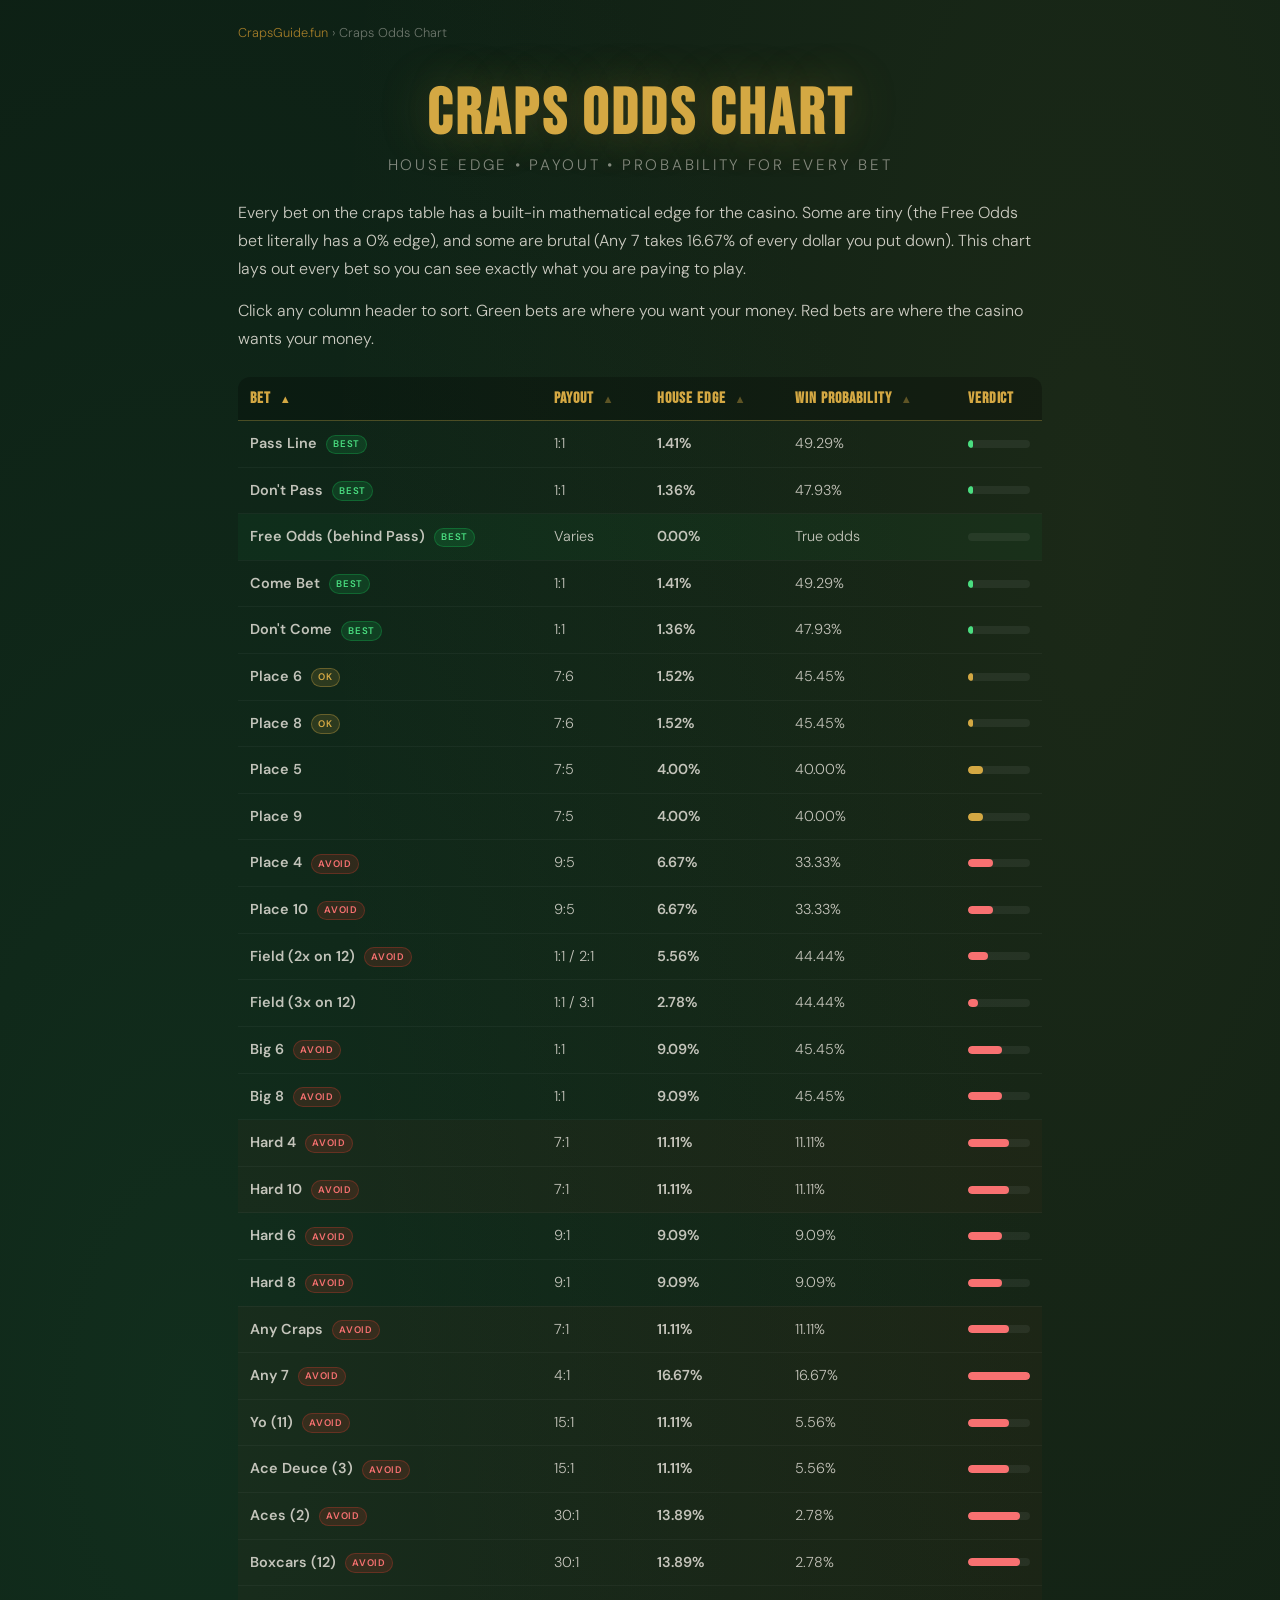
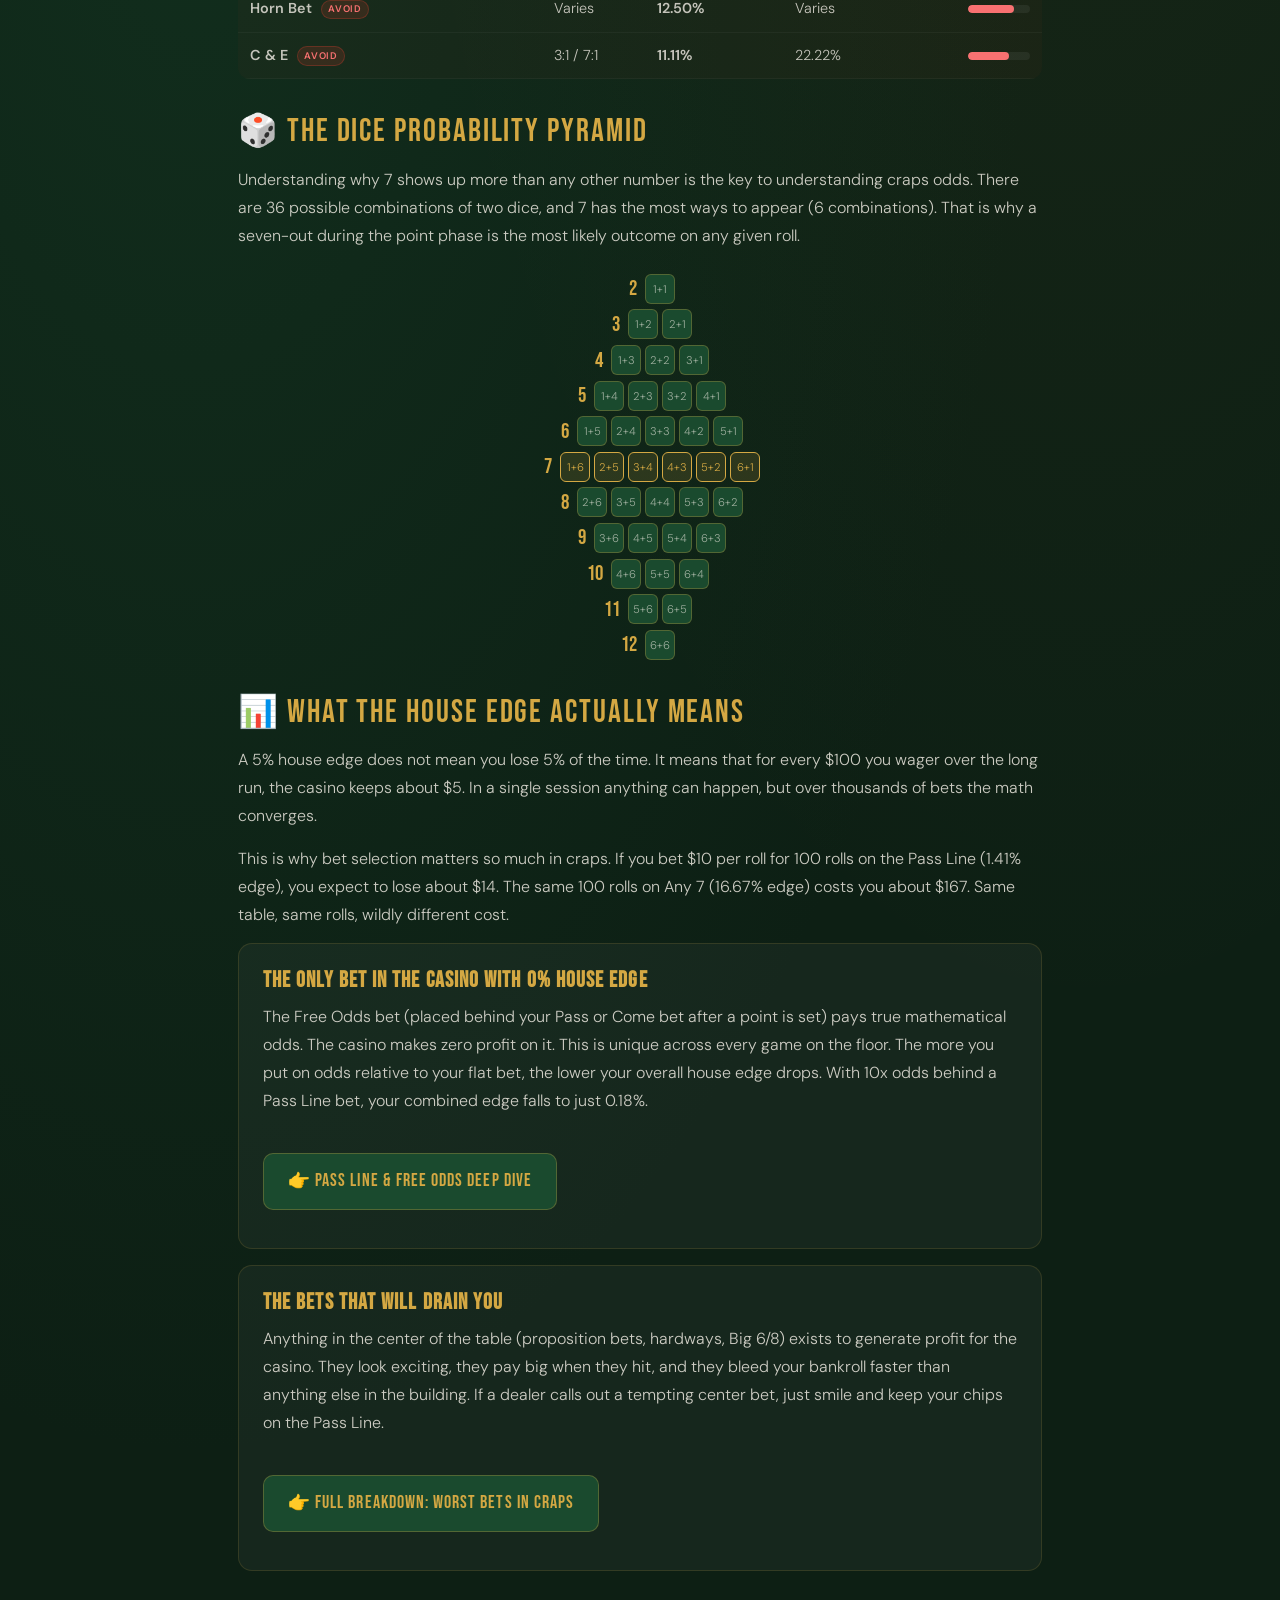
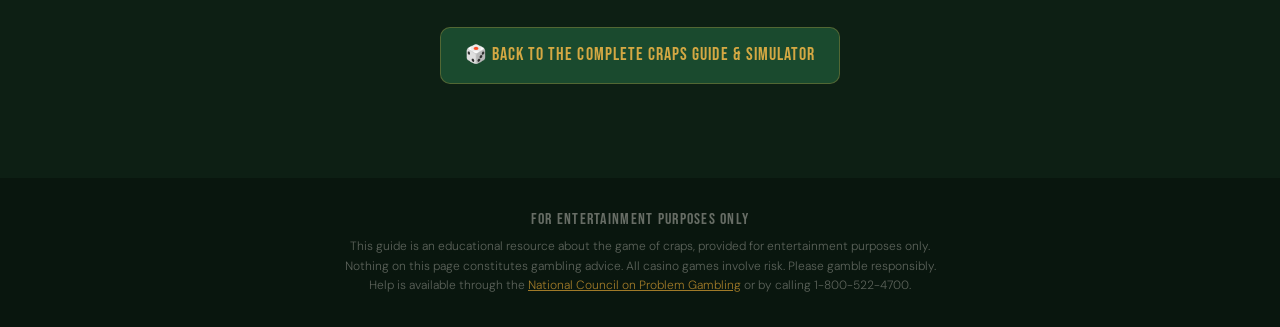
<file: craps-odds-chart/index.html>
<!DOCTYPE html>
<html lang="en">
<head>
<meta charset="UTF-8">
<meta name="viewport" content="width=device-width, initial-scale=1.0, viewport-fit=cover">
<meta name="theme-color" content="#0d1f14">

<title>Craps Odds Chart: Every Bet's House Edge & Payout (2026)</title>
<meta name="description" content="Complete craps odds chart showing house edge, payout, and probability for every bet. Sortable reference table from 0% (Free Odds) to 16.67% (Any 7). Know exactly what you're betting.">
<meta name="keywords" content="craps odds chart, craps payouts, craps house edge, craps probability, craps bet odds, craps payout chart, best craps bets odds">
<meta name="author" content="CrapsGuide.fun">
<link rel="canonical" href="https://crapsguide.fun/craps-odds-chart/">

<meta property="og:type" content="article">
<meta property="og:title" content="Craps Odds Chart: Every Bet's House Edge & Payout">
<meta property="og:description" content="Complete craps odds chart with house edge, payout, and probability for every bet on the table. From 0% edge to 16.67%.">
<meta property="og:url" content="https://crapsguide.fun/craps-odds-chart/">
<meta property="og:site_name" content="CrapsGuide.fun">
<meta property="og:locale" content="en_US">

<meta name="twitter:card" content="summary">
<meta name="twitter:title" content="Craps Odds Chart: Every Bet's House Edge & Payout">
<meta name="twitter:description" content="Complete craps odds chart with house edge, payout, and probability for every bet on the table.">

<meta name="robots" content="index, follow">

<script type="application/ld+json">
{
  "@context": "https://schema.org",
  "@type": "Article",
  "headline": "Craps Odds Chart: Every Bet's House Edge & Payout",
  "description": "Complete craps odds chart showing house edge, payout, and probability for every bet on the craps table.",
  "url": "https://crapsguide.fun/craps-odds-chart/",
  "author": { "@type": "Organization", "name": "CrapsGuide.fun", "url": "https://crapsguide.fun/" },
  "publisher": { "@type": "Organization", "name": "CrapsGuide.fun", "url": "https://crapsguide.fun/" },
  "mainEntityOfPage": "https://crapsguide.fun/craps-odds-chart/",
  "inLanguage": "en-US"
}
</script>

<link rel="preconnect" href="https://fonts.googleapis.com">
<link rel="preconnect" href="https://fonts.gstatic.com" crossorigin>
<link href="https://fonts.googleapis.com/css2?family=Bebas+Neue&family=DM+Sans:wght@300;400;600&display=swap" rel="stylesheet">

<style>
:root {
  --felt: #1a4a2e;
  --felt-dark: #123520;
  --gold: #d4a843;
  --gold-dim: #a07a28;
  --cream: #f5f0e8;
  --dark: #0d1f14;
  --green-bright: #4ade80;
  --red-bright: #f87171;
  --blue-bright: #60a5fa;
}
*, *::before, *::after { box-sizing: border-box; margin: 0; padding: 0; }
html { scroll-behavior: smooth; }
body {
  background: var(--dark);
  color: var(--cream);
  font-family: 'DM Sans', sans-serif;
  font-weight: 300;
  min-height: 100vh;
  overflow-x: hidden;
  background-image:
    radial-gradient(ellipse at 15% 40%, rgba(26,74,46,0.35) 0%, transparent 55%),
    radial-gradient(ellipse at 85% 15%, rgba(212,168,67,0.07) 0%, transparent 50%);
}

.breadcrumb {
  max-width: 860px; margin: 0 auto;
  padding: clamp(1rem,3vw,1.5rem) clamp(1rem,4vw,1.75rem) 0;
  font-size: 0.8rem; color: rgba(245,240,232,0.4);
}
.breadcrumb a { color: var(--gold-dim); text-decoration: none; }
.breadcrumb a:hover { color: var(--gold); }

header { text-align: center; padding: clamp(1.5rem,4vw,2.5rem) 1rem clamp(1rem,3vw,1.5rem); }
header h1 {
  font-family: 'Bebas Neue', sans-serif;
  font-size: clamp(2rem,8vw,4rem);
  letter-spacing: 0.05em; color: var(--gold);
  text-shadow: 0 0 50px rgba(212,168,67,0.25); line-height: 1.05;
}
header .subtitle {
  color: rgba(245,240,232,0.5);
  font-size: clamp(0.7rem,2.5vw,0.95rem);
  letter-spacing: 0.18em; text-transform: uppercase; margin-top: 0.4rem;
}

.container { max-width: 860px; margin: 0 auto; padding: 0 clamp(1rem,4vw,1.75rem) 3rem; }

p { line-height: 1.75; margin-bottom: 0.9rem; color: rgba(245,240,232,0.82); font-size: clamp(0.9rem,2.5vw,1rem); }
strong { font-weight: 600; }

.section-title {
  font-family: 'Bebas Neue', sans-serif;
  font-size: clamp(1.6rem,5vw,2rem); color: var(--gold);
  letter-spacing: 0.06em; margin-bottom: 0.9rem; margin-top: 2rem;
}

/* Rating bar */
.edge-bar {
  display: flex; align-items: center; gap: 0.5rem; width: 100%;
}
.edge-bar-track {
  flex: 1; height: 8px; background: rgba(255,255,255,0.06); border-radius: 4px; overflow: hidden; position: relative;
}
.edge-bar-fill {
  height: 100%; border-radius: 4px; transition: width 0.4s ease;
}
.edge-bar-label {
  font-family: 'Bebas Neue', sans-serif; font-size: 0.95rem; letter-spacing: 0.03em; min-width: 3.5rem; text-align: right;
}

/* Table */
.table-wrap { overflow-x: auto; -webkit-overflow-scrolling: touch; border-radius: 12px; margin: 1.5rem 0; }
.odds-table { width: 100%; border-collapse: collapse; font-size: clamp(0.8rem,2.2vw,0.9rem); min-width: 620px; }
.odds-table th {
  font-family: 'Bebas Neue', sans-serif; font-size: clamp(0.85rem,2.5vw,1rem);
  letter-spacing: 0.06em; color: var(--gold); text-align: left;
  padding: 0.75rem; border-bottom: 1px solid rgba(212,168,67,0.3);
  background: rgba(0,0,0,0.25); cursor: pointer; user-select: none; white-space: nowrap;
  position: sticky; top: 0;
}
.odds-table th:hover { color: var(--cream); }
.odds-table th .sort-arrow { font-size: 0.7rem; margin-left: 0.3rem; opacity: 0.4; }
.odds-table th.sorted .sort-arrow { opacity: 1; color: var(--gold); }
.odds-table td {
  padding: 0.75rem; border-bottom: 1px solid rgba(255,255,255,0.04);
  color: rgba(245,240,232,0.78); vertical-align: middle; line-height: 1.5;
}
.odds-table tr:hover td { background: rgba(255,255,255,0.025); }
.odds-table tr.best-row td { background: rgba(22,163,74,0.06); }
.odds-table tr.worst-row td { background: rgba(192,57,43,0.04); }

.edge-good { color: var(--green-bright); font-weight: 600; }
.edge-ok   { color: var(--gold); font-weight: 600; }
.edge-bad  { color: var(--red-bright); font-weight: 600; }

.bet-tag {
  display: inline-block; font-size: 0.6rem; padding: 0.1rem 0.4rem;
  border-radius: 20px; text-transform: uppercase; letter-spacing: 0.07em;
  font-weight: 600; margin-left: 0.3rem; vertical-align: middle; white-space: nowrap;
}
.tag-best  { background: rgba(22,163,74,0.2); color: var(--green-bright); border: 1px solid rgba(22,163,74,0.4); }
.tag-avoid { background: rgba(192,57,43,0.18); color: var(--red-bright); border: 1px solid rgba(192,57,43,0.35); }
.tag-ok    { background: rgba(212,168,67,0.15); color: var(--gold); border: 1px solid rgba(212,168,67,0.35); }

/* Dice probability pyramid */
.pyramid { display: flex; flex-direction: column; align-items: center; gap: 0.35rem; margin: 1.5rem 0; }
.pyramid-row { display: flex; align-items: center; gap: 0.5rem; }
.pyramid-num {
  font-family: 'Bebas Neue', sans-serif; font-size: 1.3rem; color: var(--gold);
  min-width: 2rem; text-align: right;
}
.pyramid-combos {
  display: flex; gap: 0.25rem;
}
.pyramid-dot {
  width: clamp(22px,4vw,30px); height: clamp(22px,4vw,30px);
  background: var(--felt); border: 1px solid rgba(212,168,67,0.3);
  border-radius: 6px; display: flex; align-items: center; justify-content: center;
  font-size: clamp(0.55rem,1.5vw,0.7rem); color: rgba(245,240,232,0.6);
}
.pyramid-dot.highlight {
  background: rgba(212,168,67,0.15); border-color: var(--gold); color: var(--gold);
}

.card {
  background: rgba(255,255,255,0.04);
  border: 1px solid rgba(212,168,67,0.15);
  border-radius: 14px; padding: clamp(1rem,3vw,1.5rem); margin-bottom: 1rem;
}
.card h3 {
  font-family: 'Bebas Neue', sans-serif;
  font-size: clamp(1.1rem,3.5vw,1.35rem); color: var(--gold);
  letter-spacing: 0.05em; margin-bottom: 0.6rem;
}

/* CTA link */
.cta-link {
  display: inline-block; margin-top: 1.5rem;
  padding: 0.75rem 1.5rem; border-radius: 10px;
  background: var(--felt); border: 1px solid rgba(212,168,67,0.3);
  color: var(--gold); font-family: 'Bebas Neue', sans-serif;
  font-size: 1.1rem; letter-spacing: 0.06em;
  text-decoration: none; transition: all 0.2s;
}
.cta-link:hover { background: rgba(212,168,67,0.12); border-color: var(--gold); }

footer {
  margin-top: 2rem; padding: 2rem clamp(1rem,4vw,1.75rem);
  background: rgba(0,0,0,0.3); text-align: center;
}
.disclaimer-text {
  max-width: 600px; margin: 0.5rem auto 0; font-size: 0.75rem;
  color: rgba(245,240,232,0.35); line-height: 1.6;
}
.disclaimer-text a { color: var(--gold-dim); }
footer .disclaimer-title {
  font-family: 'Bebas Neue', sans-serif; font-size: 1rem;
  color: rgba(245,240,232,0.4); letter-spacing: 0.08em;
}
</style>
</head>
<body>

<nav class="breadcrumb" aria-label="Breadcrumb">
  <a href="/">CrapsGuide.fun</a> <span>&rsaquo;</span> Craps Odds Chart
</nav>

<header>
  <h1>Craps Odds Chart</h1>
  <div class="subtitle">House Edge &bull; Payout &bull; Probability for Every Bet</div>
</header>

<main class="container">

  <p>Every bet on the craps table has a built-in mathematical edge for the casino. Some are tiny (the Free Odds bet literally has a 0% edge), and some are brutal (Any 7 takes 16.67% of every dollar you put down). This chart lays out every bet so you can see exactly what you are paying to play.</p>
  <p>Click any column header to sort. Green bets are where you want your money. Red bets are where the casino wants your money.</p>

  <div class="table-wrap">
    <table class="odds-table" id="oddsTable">
      <thead>
        <tr>
          <th onclick="sortTable(0)" class="sorted">Bet <span class="sort-arrow">&#9650;</span></th>
          <th onclick="sortTable(1)">Payout <span class="sort-arrow">&#9650;</span></th>
          <th onclick="sortTable(2)">House Edge <span class="sort-arrow">&#9650;</span></th>
          <th onclick="sortTable(3)">Win Probability <span class="sort-arrow">&#9650;</span></th>
          <th>Verdict</th>
        </tr>
      </thead>
      <tbody id="oddsBody">
      </tbody>
    </table>
  </div>

  <div class="section-title">&#x1F3B2; The Dice Probability Pyramid</div>
  <p>Understanding why 7 shows up more than any other number is the key to understanding craps odds. There are 36 possible combinations of two dice, and 7 has the most ways to appear (6 combinations). That is why a seven-out during the point phase is the most likely outcome on any given roll.</p>

  <div class="pyramid" id="pyramid"></div>

  <div class="section-title">&#x1F4CA; What the House Edge Actually Means</div>
  <p>A 5% house edge does not mean you lose 5% of the time. It means that for every $100 you wager over the long run, the casino keeps about $5. In a single session anything can happen, but over thousands of bets the math converges.</p>
  <p>This is why bet selection matters so much in craps. If you bet $10 per roll for 100 rolls on the Pass Line (1.41% edge), you expect to lose about $14. The same 100 rolls on Any 7 (16.67% edge) costs you about $167. Same table, same rolls, wildly different cost.</p>

  <div class="card">
    <h3>The Only Bet in the Casino With 0% House Edge</h3>
    <p>The Free Odds bet (placed behind your Pass or Come bet after a point is set) pays true mathematical odds. The casino makes zero profit on it. This is unique across every game on the floor. The more you put on odds relative to your flat bet, the lower your overall house edge drops. With 10x odds behind a Pass Line bet, your combined edge falls to just 0.18%.</p>
    <p><a href="/pass-line-bet-explained/" class="cta-link">&#x1F449; Pass Line &amp; Free Odds Deep Dive</a></p>
  </div>

  <div class="card">
    <h3>The Bets That Will Drain You</h3>
    <p>Anything in the center of the table (proposition bets, hardways, Big 6/8) exists to generate profit for the casino. They look exciting, they pay big when they hit, and they bleed your bankroll faster than anything else in the building. If a dealer calls out a tempting center bet, just smile and keep your chips on the Pass Line.</p>
    <p><a href="/worst-bets-in-craps/" class="cta-link">&#x1F449; Full Breakdown: Worst Bets in Craps</a></p>
  </div>

  <p style="margin-top:2rem; text-align:center;">
    <a href="/" class="cta-link">&#x1F3B2; Back to the Complete Craps Guide &amp; Simulator</a>
  </p>

</main>

<footer>
  <div class="disclaimer-title">For Entertainment Purposes Only</div>
  <p class="disclaimer-text">
    This guide is an educational resource about the game of craps, provided for entertainment purposes only.
    Nothing on this page constitutes gambling advice. All casino games involve risk.
    Please gamble responsibly. Help is available through the
    <a href="https://www.ncpgambling.org" target="_blank" rel="noopener noreferrer">National Council on Problem Gambling</a>
    or by calling 1-800-522-4700.
  </p>
</footer>

<script>
const bets = [
  { name:"Pass Line", payout:"1:1", edge:1.41, prob:49.29, cls:"good", tag:"best", tagLabel:"Best" },
  { name:"Don't Pass", payout:"1:1", edge:1.36, prob:47.93, cls:"good", tag:"best", tagLabel:"Best" },
  { name:"Free Odds (behind Pass)", payout:"Varies", edge:0, prob:0, cls:"good", tag:"best", tagLabel:"Best", note:"True odds" },
  { name:"Come Bet", payout:"1:1", edge:1.41, prob:49.29, cls:"good", tag:"best", tagLabel:"Best" },
  { name:"Don't Come", payout:"1:1", edge:1.36, prob:47.93, cls:"good", tag:"best", tagLabel:"Best" },
  { name:"Place 6", payout:"7:6", edge:1.52, prob:45.45, cls:"ok", tag:"ok", tagLabel:"OK" },
  { name:"Place 8", payout:"7:6", edge:1.52, prob:45.45, cls:"ok", tag:"ok", tagLabel:"OK" },
  { name:"Place 5", payout:"7:5", edge:4.00, prob:40.00, cls:"ok", tag:null },
  { name:"Place 9", payout:"7:5", edge:4.00, prob:40.00, cls:"ok", tag:null },
  { name:"Place 4", payout:"9:5", edge:6.67, prob:33.33, cls:"bad", tag:"avoid", tagLabel:"Avoid" },
  { name:"Place 10", payout:"9:5", edge:6.67, prob:33.33, cls:"bad", tag:"avoid", tagLabel:"Avoid" },
  { name:"Field (2x on 12)", payout:"1:1 / 2:1", edge:5.56, prob:44.44, cls:"bad", tag:"avoid", tagLabel:"Avoid" },
  { name:"Field (3x on 12)", payout:"1:1 / 3:1", edge:2.78, prob:44.44, cls:"bad", tag:null },
  { name:"Big 6", payout:"1:1", edge:9.09, prob:45.45, cls:"bad", tag:"avoid", tagLabel:"Avoid" },
  { name:"Big 8", payout:"1:1", edge:9.09, prob:45.45, cls:"bad", tag:"avoid", tagLabel:"Avoid" },
  { name:"Hard 4", payout:"7:1", edge:11.11, prob:11.11, cls:"bad", tag:"avoid", tagLabel:"Avoid" },
  { name:"Hard 10", payout:"7:1", edge:11.11, prob:11.11, cls:"bad", tag:"avoid", tagLabel:"Avoid" },
  { name:"Hard 6", payout:"9:1", edge:9.09, prob:9.09, cls:"bad", tag:"avoid", tagLabel:"Avoid" },
  { name:"Hard 8", payout:"9:1", edge:9.09, prob:9.09, cls:"bad", tag:"avoid", tagLabel:"Avoid" },
  { name:"Any Craps", payout:"7:1", edge:11.11, prob:11.11, cls:"bad", tag:"avoid", tagLabel:"Avoid" },
  { name:"Any 7", payout:"4:1", edge:16.67, prob:16.67, cls:"bad", tag:"avoid", tagLabel:"Avoid" },
  { name:"Yo (11)", payout:"15:1", edge:11.11, prob:5.56, cls:"bad", tag:"avoid", tagLabel:"Avoid" },
  { name:"Ace Deuce (3)", payout:"15:1", edge:11.11, prob:5.56, cls:"bad", tag:"avoid", tagLabel:"Avoid" },
  { name:"Aces (2)", payout:"30:1", edge:13.89, prob:2.78, cls:"bad", tag:"avoid", tagLabel:"Avoid" },
  { name:"Boxcars (12)", payout:"30:1", edge:13.89, prob:2.78, cls:"bad", tag:"avoid", tagLabel:"Avoid" },
  { name:"Horn Bet", payout:"Varies", edge:12.50, prob:0, cls:"bad", tag:"avoid", tagLabel:"Avoid" },
  { name:"C & E", payout:"3:1 / 7:1", edge:11.11, prob:22.22, cls:"bad", tag:"avoid", tagLabel:"Avoid" }
];

const clsColors = { good: 'var(--green-bright)', ok: 'var(--gold)', bad: 'var(--red-bright)' };
const tagCls = { best:'tag-best', avoid:'tag-avoid', ok:'tag-ok' };

function renderTable(data) {
  const tbody = document.getElementById('oddsBody');
  tbody.innerHTML = '';
  data.forEach(b => {
    const tr = document.createElement('tr');
    if (b.edge === 0) tr.classList.add('best-row');
    if (b.edge >= 11) tr.classList.add('worst-row');
    const tagHTML = b.tag ? ` <span class="bet-tag ${tagCls[b.tag]}">${b.tagLabel}</span>` : '';
    const edgeCls = b.cls === 'good' ? 'edge-good' : b.cls === 'ok' ? 'edge-ok' : 'edge-bad';
    const probStr = b.prob > 0 ? b.prob.toFixed(2) + '%' : (b.note || 'Varies');
    tr.innerHTML = `
      <td><strong>${b.name}</strong>${tagHTML}</td>
      <td>${b.payout}</td>
      <td class="${edgeCls}">${b.edge.toFixed(2)}%</td>
      <td>${probStr}</td>
      <td><div class="edge-bar"><div class="edge-bar-track"><div class="edge-bar-fill" style="width:${Math.min(b.edge/16.67*100,100)}%;background:${clsColors[b.cls]}"></div></div></div></td>
    `;
    tbody.appendChild(tr);
  });
}

let sortCol = 0, sortAsc = true;
function sortTable(col) {
  document.querySelectorAll('.odds-table th').forEach(t => t.classList.remove('sorted'));
  if (sortCol === col) { sortAsc = !sortAsc; } else { sortCol = col; sortAsc = true; }
  document.querySelectorAll('.odds-table th')[col].classList.add('sorted');
  const sorted = [...bets].sort((a, b) => {
    let va, vb;
    if (col === 0) { va = a.name; vb = b.name; }
    else if (col === 1) { va = a.payout; vb = b.payout; }
    else if (col === 2) { va = a.edge; vb = b.edge; }
    else if (col === 3) { va = a.prob; vb = b.prob; }
    if (typeof va === 'string') return sortAsc ? va.localeCompare(vb) : vb.localeCompare(va);
    return sortAsc ? va - vb : vb - va;
  });
  renderTable(sorted);
}

// Pyramid
const combos = {
  2:['1+1'], 3:['1+2','2+1'], 4:['1+3','2+2','3+1'],
  5:['1+4','2+3','3+2','4+1'], 6:['1+5','2+4','3+3','4+2','5+1'],
  7:['1+6','2+5','3+4','4+3','5+2','6+1'],
  8:['2+6','3+5','4+4','5+3','6+2'], 9:['3+6','4+5','5+4','6+3'],
  10:['4+6','5+5','6+4'], 11:['5+6','6+5'], 12:['6+6']
};
const pyDiv = document.getElementById('pyramid');
for (let n = 2; n <= 12; n++) {
  const row = document.createElement('div');
  row.className = 'pyramid-row';
  const numSpan = document.createElement('div');
  numSpan.className = 'pyramid-num';
  numSpan.textContent = n;
  row.appendChild(numSpan);
  const comboDiv = document.createElement('div');
  comboDiv.className = 'pyramid-combos';
  combos[n].forEach(c => {
    const dot = document.createElement('div');
    dot.className = 'pyramid-dot' + (n === 7 ? ' highlight' : '');
    dot.textContent = c;
    comboDiv.appendChild(dot);
  });
  row.appendChild(comboDiv);
  pyDiv.appendChild(row);
}

renderTable(bets);
</script>

</body>
</html>
</file>
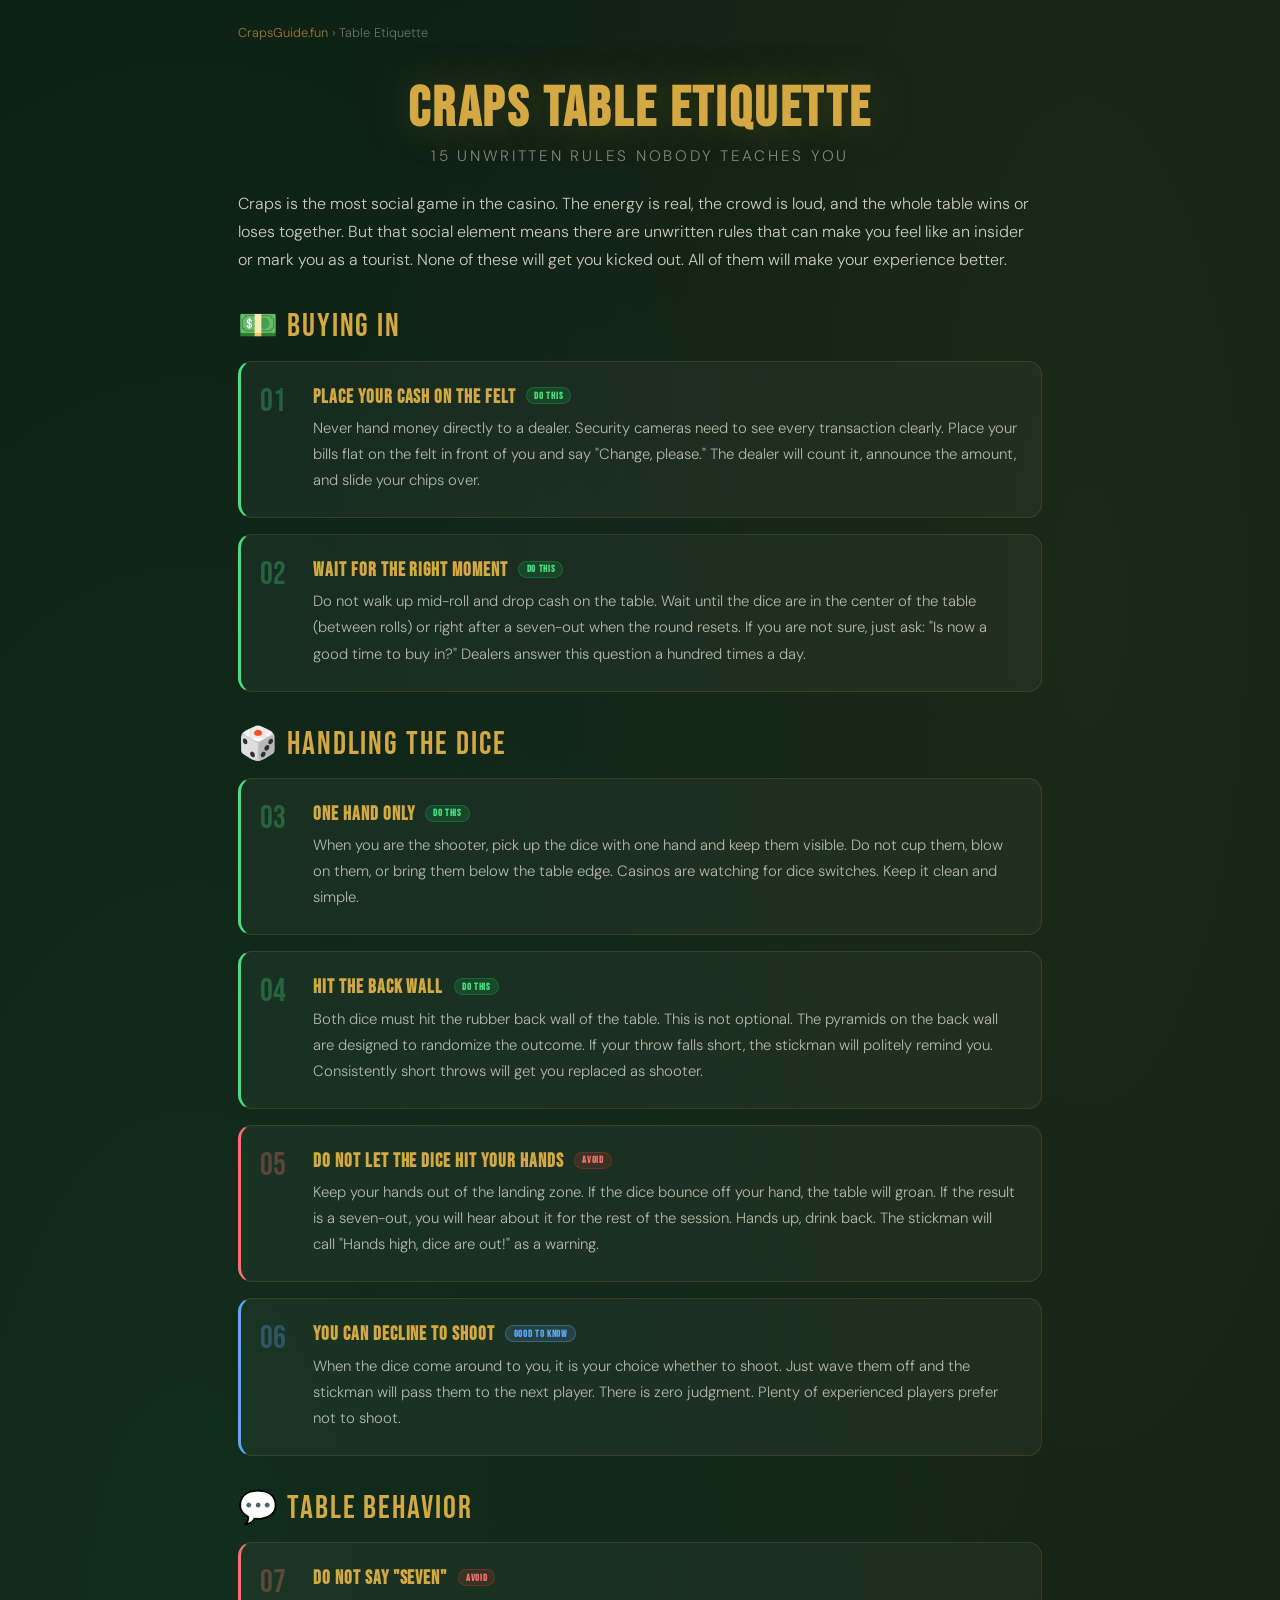
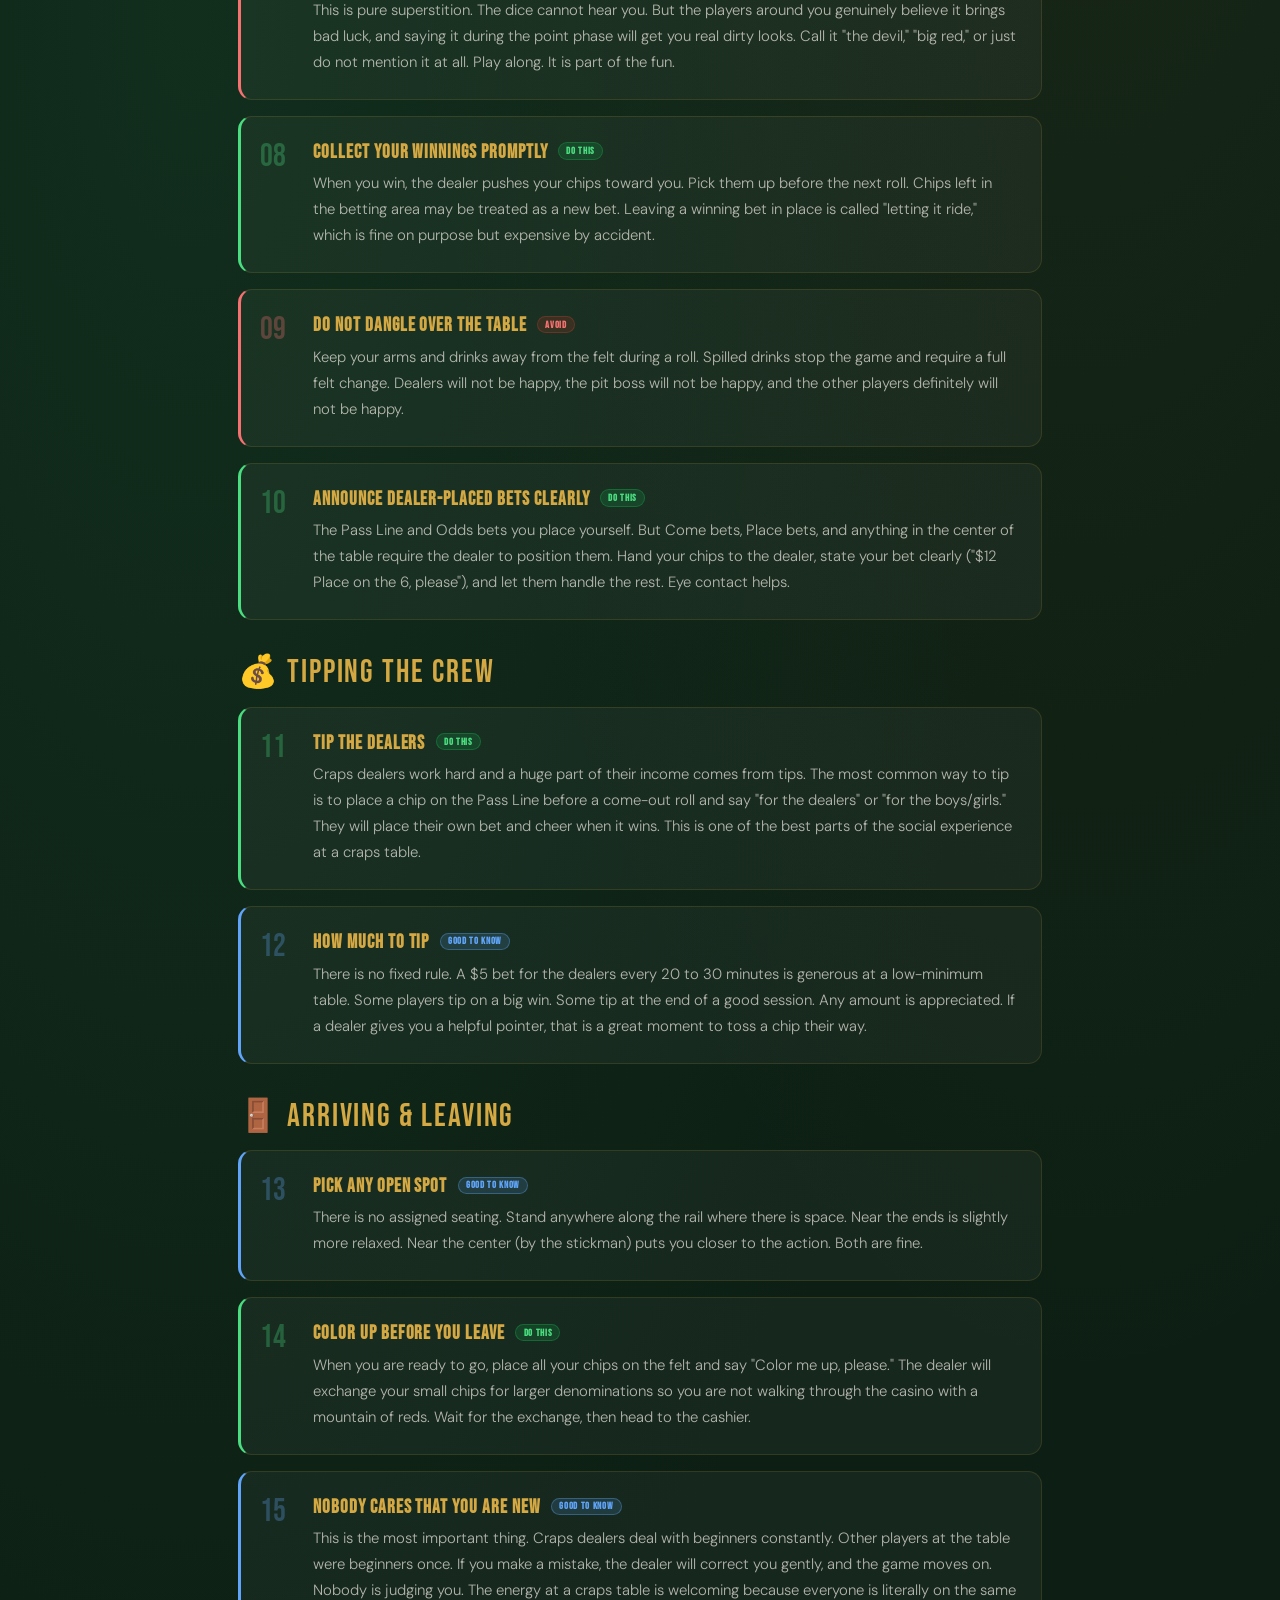
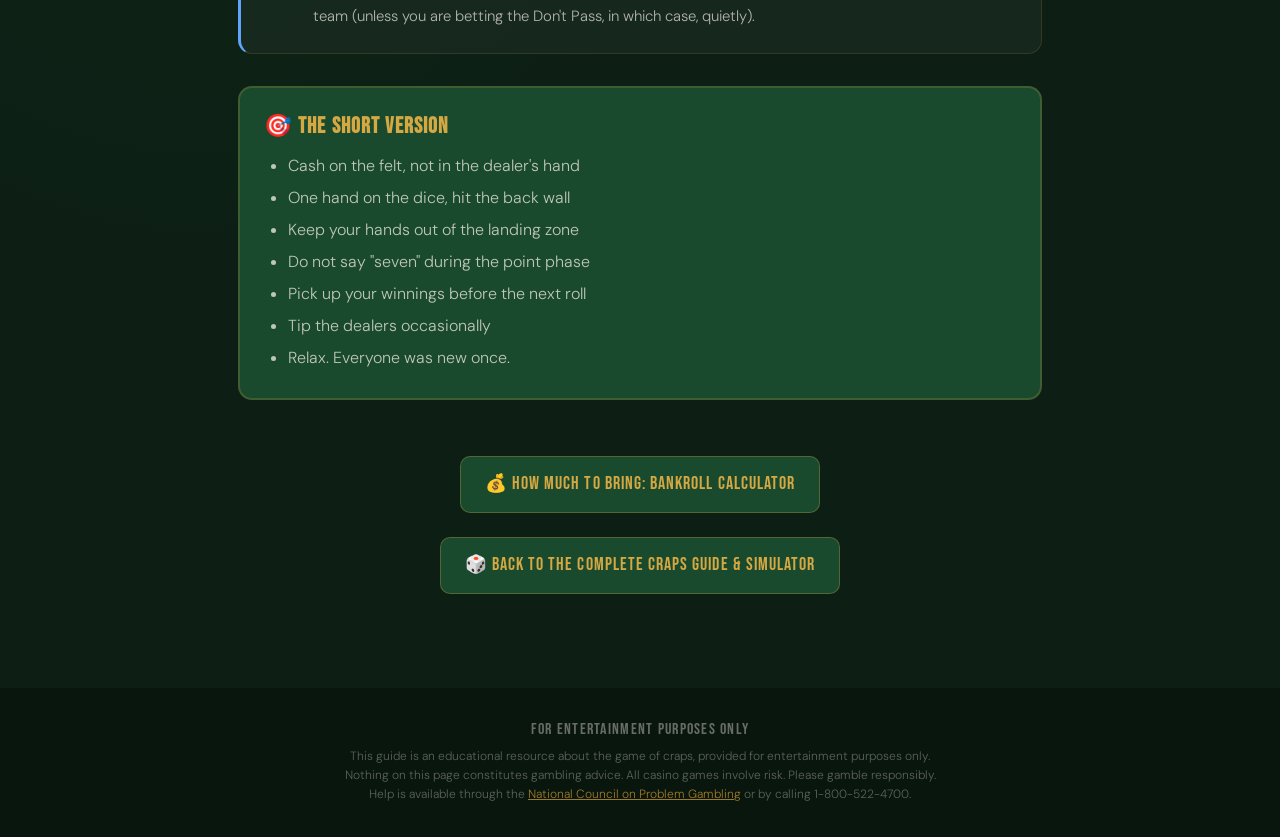
<file: craps-table-etiquette/index.html>
<!DOCTYPE html>
<html lang="en">
<head>
<meta charset="UTF-8">
<meta name="viewport" content="width=device-width, initial-scale=1.0, viewport-fit=cover">
<meta name="theme-color" content="#0d1f14">

<title>Craps Table Etiquette: 15 Unwritten Rules Every Player Should Know</title>
<meta name="description" content="Craps table etiquette guide covering the unwritten rules of behavior, buying in, handling dice, tipping dealers, and avoiding common mistakes that mark you as a beginner.">
<meta name="keywords" content="craps etiquette, craps table rules, craps tips for beginners, how to act at craps table, craps dealer etiquette, craps table manners, casino craps behavior">
<meta name="author" content="CrapsGuide.fun">
<link rel="canonical" href="https://crapsguide.fun/craps-table-etiquette/">

<meta property="og:type" content="article">
<meta property="og:title" content="Craps Table Etiquette: 15 Unwritten Rules Every Player Should Know">
<meta property="og:description" content="Craps table etiquette guide covering the unwritten rules that nobody teaches you.">
<meta property="og:url" content="https://crapsguide.fun/craps-table-etiquette/">
<meta property="og:site_name" content="CrapsGuide.fun">
<meta property="og:locale" content="en_US">

<meta name="twitter:card" content="summary">
<meta name="twitter:title" content="Craps Table Etiquette: 15 Unwritten Rules">
<meta name="twitter:description" content="The unwritten rules of craps table behavior that nobody teaches you.">

<meta name="robots" content="index, follow">

<script type="application/ld+json">
{
  "@context": "https://schema.org",
  "@type": "Article",
  "headline": "Craps Table Etiquette: 15 Unwritten Rules Every Player Should Know",
  "description": "Complete guide to craps table etiquette covering buying in, handling dice, tipping, and avoiding mistakes.",
  "url": "https://crapsguide.fun/craps-table-etiquette/",
  "author": { "@type": "Organization", "name": "CrapsGuide.fun", "url": "https://crapsguide.fun/" },
  "publisher": { "@type": "Organization", "name": "CrapsGuide.fun", "url": "https://crapsguide.fun/" },
  "mainEntityOfPage": "https://crapsguide.fun/craps-table-etiquette/",
  "inLanguage": "en-US"
}
</script>

<link rel="preconnect" href="https://fonts.googleapis.com">
<link rel="preconnect" href="https://fonts.gstatic.com" crossorigin>
<link href="https://fonts.googleapis.com/css2?family=Bebas+Neue&family=DM+Sans:wght@300;400;600&display=swap" rel="stylesheet">

<style>
:root{--felt:#1a4a2e;--felt-dark:#123520;--gold:#d4a843;--gold-dim:#a07a28;--cream:#f5f0e8;--dark:#0d1f14;--green-bright:#4ade80;--red-bright:#f87171;--blue-bright:#60a5fa}
*,*::before,*::after{box-sizing:border-box;margin:0;padding:0}
html{scroll-behavior:smooth}
body{background:var(--dark);color:var(--cream);font-family:'DM Sans',sans-serif;font-weight:300;min-height:100vh;overflow-x:hidden;background-image:radial-gradient(ellipse at 15% 40%,rgba(26,74,46,0.35) 0%,transparent 55%),radial-gradient(ellipse at 85% 15%,rgba(212,168,67,0.07) 0%,transparent 50%)}

.breadcrumb{max-width:860px;margin:0 auto;padding:clamp(1rem,3vw,1.5rem) clamp(1rem,4vw,1.75rem) 0;font-size:0.8rem;color:rgba(245,240,232,0.4)}
.breadcrumb a{color:var(--gold-dim);text-decoration:none}
.breadcrumb a:hover{color:var(--gold)}

header{text-align:center;padding:clamp(1.5rem,4vw,2.5rem) 1rem clamp(1rem,3vw,1.5rem)}
header h1{font-family:'Bebas Neue',sans-serif;font-size:clamp(2rem,8vw,3.5rem);letter-spacing:0.05em;color:var(--gold);text-shadow:0 0 50px rgba(212,168,67,0.25);line-height:1.05}
header .subtitle{color:rgba(245,240,232,0.5);font-size:clamp(0.7rem,2.5vw,0.95rem);letter-spacing:0.18em;text-transform:uppercase;margin-top:0.4rem}

.container{max-width:860px;margin:0 auto;padding:0 clamp(1rem,4vw,1.75rem) 3rem}
p{line-height:1.75;margin-bottom:0.9rem;color:rgba(245,240,232,0.82);font-size:clamp(0.9rem,2.5vw,1rem)}
strong{font-weight:600}

.section-title{font-family:'Bebas Neue',sans-serif;font-size:clamp(1.6rem,5vw,2rem);color:var(--gold);letter-spacing:0.06em;margin-bottom:0.9rem;margin-top:2rem}

.rule{background:rgba(255,255,255,0.04);border:1px solid rgba(212,168,67,0.15);border-radius:14px;padding:clamp(1rem,3vw,1.5rem);margin-bottom:1rem;position:relative;padding-left:clamp(3.5rem,8vw,4.5rem)}
.rule-num{position:absolute;left:clamp(0.8rem,2vw,1.2rem);top:clamp(1rem,3vw,1.5rem);font-family:'Bebas Neue',sans-serif;font-size:clamp(1.5rem,4vw,2rem);color:rgba(212,168,67,0.25);line-height:1}
.rule h3{font-family:'Bebas Neue',sans-serif;font-size:clamp(1rem,3vw,1.2rem);color:var(--gold);letter-spacing:0.05em;margin-bottom:0.4rem}
.rule p{margin-bottom:0;color:rgba(245,240,232,0.7);font-size:clamp(0.85rem,2.3vw,0.93rem)}

.rule.do-this{border-left:3px solid var(--green-bright)}
.rule.do-this .rule-num{color:rgba(74,222,128,0.3)}
.rule.dont-do{border-left:3px solid var(--red-bright)}
.rule.dont-do .rule-num{color:rgba(248,113,113,0.3)}
.rule.know-this{border-left:3px solid var(--blue-bright)}
.rule.know-this .rule-num{color:rgba(96,165,250,0.3)}

.tag{display:inline-block;font-size:0.6rem;padding:0.1rem 0.45rem;border-radius:20px;text-transform:uppercase;letter-spacing:0.07em;font-weight:600;margin-left:0.4rem;vertical-align:middle}
.tag-do{background:rgba(22,163,74,0.2);color:var(--green-bright);border:1px solid rgba(22,163,74,0.4)}
.tag-dont{background:rgba(192,57,43,0.18);color:var(--red-bright);border:1px solid rgba(192,57,43,0.35)}
.tag-info{background:rgba(96,165,250,0.15);color:var(--blue-bright);border:1px solid rgba(96,165,250,0.35)}

.tldr{background:var(--felt);border:2px solid rgba(212,168,67,0.2);border-radius:14px;padding:clamp(1rem,3vw,1.5rem);margin:2rem 0}
.tldr h3{font-family:'Bebas Neue',sans-serif;font-size:clamp(1.2rem,3.5vw,1.4rem);color:var(--gold);letter-spacing:0.05em;margin-bottom:0.6rem}
.tldr ul{margin:0 0 0 1.5rem;color:rgba(245,240,232,0.75);line-height:2}

.cta-link{display:inline-block;margin-top:1.5rem;padding:0.75rem 1.5rem;border-radius:10px;background:var(--felt);border:1px solid rgba(212,168,67,0.3);color:var(--gold);font-family:'Bebas Neue',sans-serif;font-size:1.1rem;letter-spacing:0.06em;text-decoration:none;transition:all 0.2s}
.cta-link:hover{background:rgba(212,168,67,0.12);border-color:var(--gold)}

footer{margin-top:2rem;padding:2rem clamp(1rem,4vw,1.75rem);background:rgba(0,0,0,0.3);text-align:center}
.disclaimer-text{max-width:600px;margin:0.5rem auto 0;font-size:0.75rem;color:rgba(245,240,232,0.35);line-height:1.6}
.disclaimer-text a{color:var(--gold-dim)}
footer .disclaimer-title{font-family:'Bebas Neue',sans-serif;font-size:1rem;color:rgba(245,240,232,0.4);letter-spacing:0.08em}
</style>
</head>
<body>

<nav class="breadcrumb" aria-label="Breadcrumb">
  <a href="/">CrapsGuide.fun</a> <span>&rsaquo;</span> Table Etiquette
</nav>

<header>
  <h1>Craps Table Etiquette</h1>
  <div class="subtitle">15 Unwritten Rules Nobody Teaches You</div>
</header>

<main class="container">

  <p>Craps is the most social game in the casino. The energy is real, the crowd is loud, and the whole table wins or loses together. But that social element means there are unwritten rules that can make you feel like an insider or mark you as a tourist. None of these will get you kicked out. All of them will make your experience better.</p>

  <div class="section-title">&#x1F4B5; Buying In</div>

  <div class="rule do-this">
    <div class="rule-num">01</div>
    <h3>Place Your Cash on the Felt <span class="tag tag-do">Do This</span></h3>
    <p>Never hand money directly to a dealer. Security cameras need to see every transaction clearly. Place your bills flat on the felt in front of you and say "Change, please." The dealer will count it, announce the amount, and slide your chips over.</p>
  </div>

  <div class="rule do-this">
    <div class="rule-num">02</div>
    <h3>Wait for the Right Moment <span class="tag tag-do">Do This</span></h3>
    <p>Do not walk up mid-roll and drop cash on the table. Wait until the dice are in the center of the table (between rolls) or right after a seven-out when the round resets. If you are not sure, just ask: "Is now a good time to buy in?" Dealers answer this question a hundred times a day.</p>
  </div>

  <div class="section-title">&#x1F3B2; Handling the Dice</div>

  <div class="rule do-this">
    <div class="rule-num">03</div>
    <h3>One Hand Only <span class="tag tag-do">Do This</span></h3>
    <p>When you are the shooter, pick up the dice with one hand and keep them visible. Do not cup them, blow on them, or bring them below the table edge. Casinos are watching for dice switches. Keep it clean and simple.</p>
  </div>

  <div class="rule do-this">
    <div class="rule-num">04</div>
    <h3>Hit the Back Wall <span class="tag tag-do">Do This</span></h3>
    <p>Both dice must hit the rubber back wall of the table. This is not optional. The pyramids on the back wall are designed to randomize the outcome. If your throw falls short, the stickman will politely remind you. Consistently short throws will get you replaced as shooter.</p>
  </div>

  <div class="rule dont-do">
    <div class="rule-num">05</div>
    <h3>Do Not Let the Dice Hit Your Hands <span class="tag tag-dont">Avoid</span></h3>
    <p>Keep your hands out of the landing zone. If the dice bounce off your hand, the table will groan. If the result is a seven-out, you will hear about it for the rest of the session. Hands up, drink back. The stickman will call "Hands high, dice are out!" as a warning.</p>
  </div>

  <div class="rule know-this">
    <div class="rule-num">06</div>
    <h3>You Can Decline to Shoot <span class="tag tag-info">Good to Know</span></h3>
    <p>When the dice come around to you, it is your choice whether to shoot. Just wave them off and the stickman will pass them to the next player. There is zero judgment. Plenty of experienced players prefer not to shoot.</p>
  </div>

  <div class="section-title">&#x1F4AC; Table Behavior</div>

  <div class="rule dont-do">
    <div class="rule-num">07</div>
    <h3>Do Not Say "Seven" <span class="tag tag-dont">Avoid</span></h3>
    <p>This is pure superstition. The dice cannot hear you. But the players around you genuinely believe it brings bad luck, and saying it during the point phase will get you real dirty looks. Call it "the devil," "big red," or just do not mention it at all. Play along. It is part of the fun.</p>
  </div>

  <div class="rule do-this">
    <div class="rule-num">08</div>
    <h3>Collect Your Winnings Promptly <span class="tag tag-do">Do This</span></h3>
    <p>When you win, the dealer pushes your chips toward you. Pick them up before the next roll. Chips left in the betting area may be treated as a new bet. Leaving a winning bet in place is called "letting it ride," which is fine on purpose but expensive by accident.</p>
  </div>

  <div class="rule dont-do">
    <div class="rule-num">09</div>
    <h3>Do Not Dangle Over the Table <span class="tag tag-dont">Avoid</span></h3>
    <p>Keep your arms and drinks away from the felt during a roll. Spilled drinks stop the game and require a full felt change. Dealers will not be happy, the pit boss will not be happy, and the other players definitely will not be happy.</p>
  </div>

  <div class="rule do-this">
    <div class="rule-num">10</div>
    <h3>Announce Dealer-Placed Bets Clearly <span class="tag tag-do">Do This</span></h3>
    <p>The Pass Line and Odds bets you place yourself. But Come bets, Place bets, and anything in the center of the table require the dealer to position them. Hand your chips to the dealer, state your bet clearly ("$12 Place on the 6, please"), and let them handle the rest. Eye contact helps.</p>
  </div>

  <div class="section-title">&#x1F4B0; Tipping the Crew</div>

  <div class="rule do-this">
    <div class="rule-num">11</div>
    <h3>Tip the Dealers <span class="tag tag-do">Do This</span></h3>
    <p>Craps dealers work hard and a huge part of their income comes from tips. The most common way to tip is to place a chip on the Pass Line before a come-out roll and say "for the dealers" or "for the boys/girls." They will place their own bet and cheer when it wins. This is one of the best parts of the social experience at a craps table.</p>
  </div>

  <div class="rule know-this">
    <div class="rule-num">12</div>
    <h3>How Much to Tip <span class="tag tag-info">Good to Know</span></h3>
    <p>There is no fixed rule. A $5 bet for the dealers every 20 to 30 minutes is generous at a low-minimum table. Some players tip on a big win. Some tip at the end of a good session. Any amount is appreciated. If a dealer gives you a helpful pointer, that is a great moment to toss a chip their way.</p>
  </div>

  <div class="section-title">&#x1F6AA; Arriving &amp; Leaving</div>

  <div class="rule know-this">
    <div class="rule-num">13</div>
    <h3>Pick Any Open Spot <span class="tag tag-info">Good to Know</span></h3>
    <p>There is no assigned seating. Stand anywhere along the rail where there is space. Near the ends is slightly more relaxed. Near the center (by the stickman) puts you closer to the action. Both are fine.</p>
  </div>

  <div class="rule do-this">
    <div class="rule-num">14</div>
    <h3>Color Up Before You Leave <span class="tag tag-do">Do This</span></h3>
    <p>When you are ready to go, place all your chips on the felt and say "Color me up, please." The dealer will exchange your small chips for larger denominations so you are not walking through the casino with a mountain of reds. Wait for the exchange, then head to the cashier.</p>
  </div>

  <div class="rule know-this">
    <div class="rule-num">15</div>
    <h3>Nobody Cares That You Are New <span class="tag tag-info">Good to Know</span></h3>
    <p>This is the most important thing. Craps dealers deal with beginners constantly. Other players at the table were beginners once. If you make a mistake, the dealer will correct you gently, and the game moves on. Nobody is judging you. The energy at a craps table is welcoming because everyone is literally on the same team (unless you are betting the Don't Pass, in which case, quietly).</p>
  </div>

  <div class="tldr">
    <h3>&#x1F3AF; The Short Version</h3>
    <ul>
      <li>Cash on the felt, not in the dealer's hand</li>
      <li>One hand on the dice, hit the back wall</li>
      <li>Keep your hands out of the landing zone</li>
      <li>Do not say "seven" during the point phase</li>
      <li>Pick up your winnings before the next roll</li>
      <li>Tip the dealers occasionally</li>
      <li>Relax. Everyone was new once.</li>
    </ul>
  </div>

  <p style="margin-top:2rem; text-align:center;">
    <a href="/craps-bankroll-calculator/" class="cta-link">&#x1F4B0; How Much to Bring: Bankroll Calculator</a>
    <br>
    <a href="/" class="cta-link">&#x1F3B2; Back to the Complete Craps Guide &amp; Simulator</a>
  </p>

</main>

<footer>
  <div class="disclaimer-title">For Entertainment Purposes Only</div>
  <p class="disclaimer-text">
    This guide is an educational resource about the game of craps, provided for entertainment purposes only.
    Nothing on this page constitutes gambling advice. All casino games involve risk.
    Please gamble responsibly. Help is available through the
    <a href="https://www.ncpgambling.org" target="_blank" rel="noopener noreferrer">National Council on Problem Gambling</a>
    or by calling 1-800-522-4700.
  </p>
</footer>

</body>
</html>
</file>
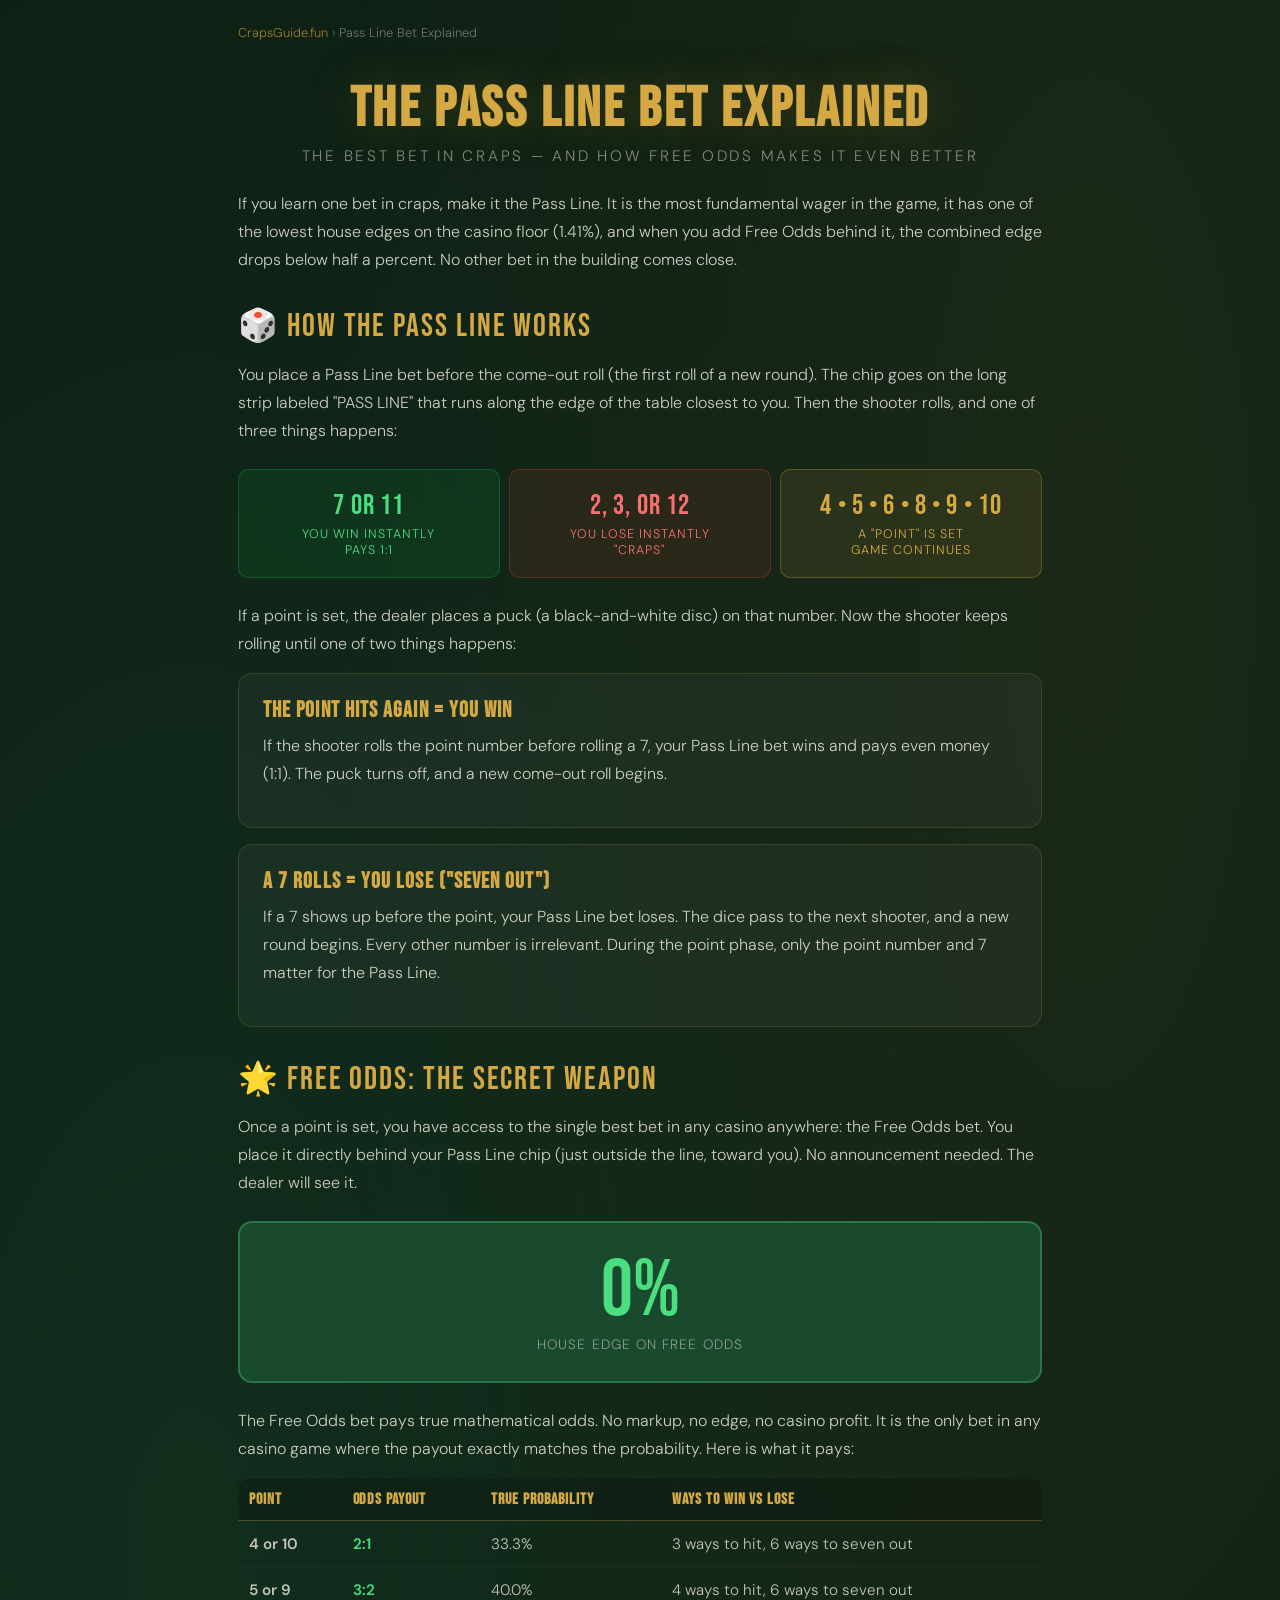
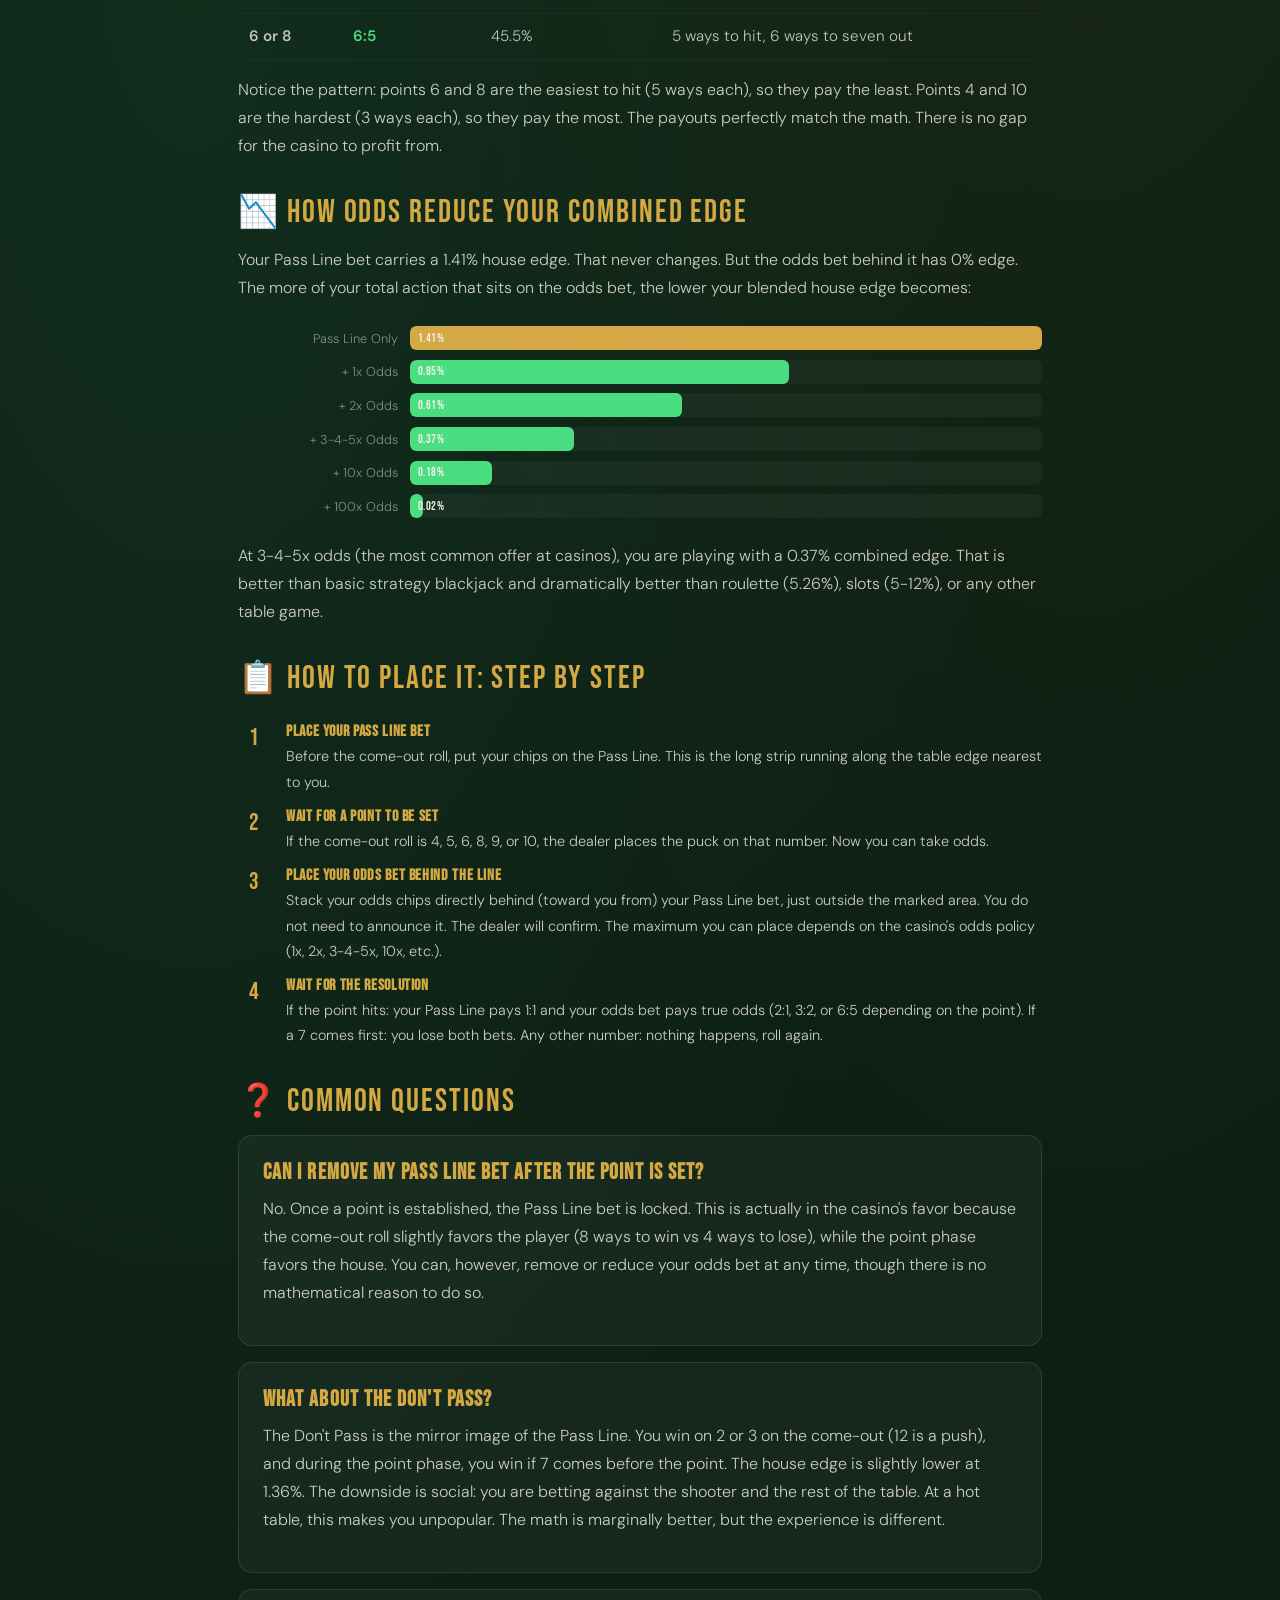
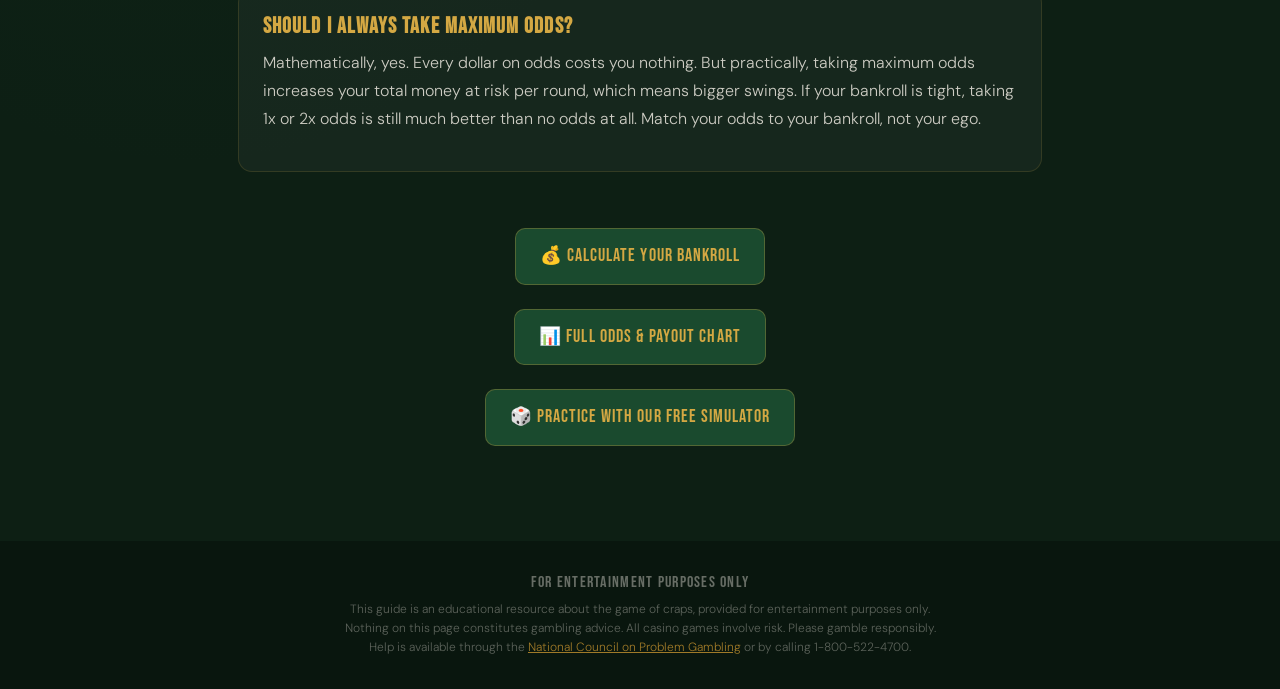
<file: pass-line-bet-explained/index.html>
<!DOCTYPE html>
<html lang="en">
<head>
<meta charset="UTF-8">
<meta name="viewport" content="width=device-width, initial-scale=1.0, viewport-fit=cover">
<meta name="theme-color" content="#0d1f14">

<title>Pass Line Bet Explained: The Best Bet in Craps (With Free Odds)</title>
<meta name="description" content="Complete guide to the Pass Line bet in craps. How it works, when you win, when you lose, and how adding Free Odds behind it creates the lowest house edge in the entire casino.">
<meta name="keywords" content="pass line bet, craps pass line, free odds bet craps, how does pass line work, craps best bet, pass line odds, pass line strategy, taking odds craps">
<meta name="author" content="CrapsGuide.fun">
<link rel="canonical" href="https://crapsguide.fun/pass-line-bet-explained/">

<meta property="og:type" content="article">
<meta property="og:title" content="Pass Line Bet Explained: The Best Bet in Craps">
<meta property="og:description" content="How the Pass Line works, when you win, when you lose, and why Free Odds makes it the best bet in the casino.">
<meta property="og:url" content="https://crapsguide.fun/pass-line-bet-explained/">
<meta property="og:site_name" content="CrapsGuide.fun">
<meta property="og:locale" content="en_US">

<meta name="twitter:card" content="summary">
<meta name="twitter:title" content="Pass Line Bet Explained: The Best Bet in Craps">
<meta name="twitter:description" content="How the Pass Line works and why Free Odds makes it the best bet in the casino.">

<meta name="robots" content="index, follow">

<script type="application/ld+json">
{
  "@context": "https://schema.org",
  "@graph": [
    {
      "@type": "Article",
      "headline": "Pass Line Bet Explained: The Best Bet in Craps",
      "description": "Complete guide to the Pass Line bet and Free Odds in craps.",
      "url": "https://crapsguide.fun/pass-line-bet-explained/",
      "author": { "@type": "Organization", "name": "CrapsGuide.fun", "url": "https://crapsguide.fun/" },
      "publisher": { "@type": "Organization", "name": "CrapsGuide.fun", "url": "https://crapsguide.fun/" },
      "mainEntityOfPage": "https://crapsguide.fun/pass-line-bet-explained/",
      "inLanguage": "en-US"
    },
    {
      "@type": "FAQPage",
      "mainEntity": [
        {
          "@type": "Question",
          "name": "What is the Pass Line bet in craps?",
          "acceptedAnswer": {
            "@type": "Answer",
            "text": "The Pass Line is the most fundamental bet in craps. You place it before the come-out roll. You win instantly on 7 or 11, lose on 2, 3, or 12, and any other number sets the point. During the point phase, you win if the point hits again before a 7. The house edge is 1.41%."
          }
        },
        {
          "@type": "Question",
          "name": "What are Free Odds in craps?",
          "acceptedAnswer": {
            "@type": "Answer",
            "text": "Free Odds is an additional bet placed behind your Pass Line bet after a point is set. It pays true mathematical odds with 0% house edge, making it the only fair bet in any casino. Points 4 or 10 pay 2:1, points 5 or 9 pay 3:2, and points 6 or 8 pay 6:5."
          }
        },
        {
          "@type": "Question",
          "name": "Should you always take odds in craps?",
          "acceptedAnswer": {
            "@type": "Answer",
            "text": "Yes, if your bankroll allows it. The odds bet has 0% house edge, so every dollar on odds costs you nothing mathematically. Taking maximum odds reduces your overall house edge. With 3-4-5x odds behind a Pass Line bet, the combined edge drops to about 0.37%."
          }
        }
      ]
    }
  ]
}
</script>

<link rel="preconnect" href="https://fonts.googleapis.com">
<link rel="preconnect" href="https://fonts.gstatic.com" crossorigin>
<link href="https://fonts.googleapis.com/css2?family=Bebas+Neue&family=DM+Sans:wght@300;400;600&display=swap" rel="stylesheet">

<style>
:root{--felt:#1a4a2e;--felt-dark:#123520;--gold:#d4a843;--gold-dim:#a07a28;--cream:#f5f0e8;--dark:#0d1f14;--green-bright:#4ade80;--red-bright:#f87171;--blue-bright:#60a5fa}
*,*::before,*::after{box-sizing:border-box;margin:0;padding:0}
html{scroll-behavior:smooth}
body{background:var(--dark);color:var(--cream);font-family:'DM Sans',sans-serif;font-weight:300;min-height:100vh;overflow-x:hidden;background-image:radial-gradient(ellipse at 15% 40%,rgba(26,74,46,0.35) 0%,transparent 55%),radial-gradient(ellipse at 85% 15%,rgba(212,168,67,0.07) 0%,transparent 50%)}

.breadcrumb{max-width:860px;margin:0 auto;padding:clamp(1rem,3vw,1.5rem) clamp(1rem,4vw,1.75rem) 0;font-size:0.8rem;color:rgba(245,240,232,0.4)}
.breadcrumb a{color:var(--gold-dim);text-decoration:none}
.breadcrumb a:hover{color:var(--gold)}

header{text-align:center;padding:clamp(1.5rem,4vw,2.5rem) 1rem clamp(1rem,3vw,1.5rem)}
header h1{font-family:'Bebas Neue',sans-serif;font-size:clamp(1.8rem,7vw,3.5rem);letter-spacing:0.05em;color:var(--gold);text-shadow:0 0 50px rgba(212,168,67,0.25);line-height:1.05}
header .subtitle{color:rgba(245,240,232,0.5);font-size:clamp(0.7rem,2.5vw,0.95rem);letter-spacing:0.18em;text-transform:uppercase;margin-top:0.4rem}

.container{max-width:860px;margin:0 auto;padding:0 clamp(1rem,4vw,1.75rem) 3rem}
p{line-height:1.75;margin-bottom:0.9rem;color:rgba(245,240,232,0.82);font-size:clamp(0.9rem,2.5vw,1rem)}
strong{font-weight:600}

.section-title{font-family:'Bebas Neue',sans-serif;font-size:clamp(1.6rem,5vw,2rem);color:var(--gold);letter-spacing:0.06em;margin-bottom:0.9rem;margin-top:2rem}

.card{background:rgba(255,255,255,0.04);border:1px solid rgba(212,168,67,0.15);border-radius:14px;padding:clamp(1rem,3vw,1.5rem);margin-bottom:1rem}
.card h3{font-family:'Bebas Neue',sans-serif;font-size:clamp(1.1rem,3.5vw,1.35rem);color:var(--gold);letter-spacing:0.05em;margin-bottom:0.6rem}

.outcomes-grid{display:grid;grid-template-columns:repeat(3,1fr);gap:0.6rem;margin:1.5rem 0}
@media(max-width:480px){.outcomes-grid{grid-template-columns:1fr}}
.outcome{border-radius:10px;padding:clamp(0.8rem,2.5vw,1.2rem);text-align:center}
.outcome.win{background:rgba(22,163,74,0.13);border:1px solid rgba(22,163,74,0.35)}
.outcome.lose{background:rgba(192,57,43,0.13);border:1px solid rgba(192,57,43,0.35)}
.outcome.point{background:rgba(212,168,67,0.1);border:1px solid rgba(212,168,67,0.3)}
.outcome .nums{font-family:'Bebas Neue',sans-serif;font-size:clamp(1.3rem,4vw,1.75rem);letter-spacing:0.04em}
.outcome.win .nums{color:var(--green-bright)}
.outcome.lose .nums{color:var(--red-bright)}
.outcome.point .nums{color:var(--gold)}
.outcome .result{font-size:clamp(0.65rem,1.8vw,0.78rem);text-transform:uppercase;letter-spacing:0.08em;margin-top:0.25rem;line-height:1.3}
.outcome.win .result{color:var(--green-bright)}
.outcome.lose .result{color:var(--red-bright)}
.outcome.point .result{color:var(--gold)}

/* Odds payout table */
.table-wrap{overflow-x:auto;-webkit-overflow-scrolling:touch;border-radius:10px;margin:1rem 0}
.payout-table{width:100%;border-collapse:collapse;font-size:clamp(0.85rem,2.3vw,0.95rem)}
.payout-table th{font-family:'Bebas Neue',sans-serif;font-size:clamp(0.85rem,2.5vw,1rem);letter-spacing:0.06em;color:var(--gold);text-align:left;padding:0.7rem;border-bottom:1px solid rgba(212,168,67,0.3);background:rgba(0,0,0,0.2)}
.payout-table td{padding:0.7rem;border-bottom:1px solid rgba(255,255,255,0.04);color:rgba(245,240,232,0.78);line-height:1.5}
.payout-table tr:hover td{background:rgba(255,255,255,0.025)}

.highlight-box{background:var(--felt);border:2px solid rgba(74,222,128,0.3);border-radius:14px;padding:clamp(1.25rem,3.5vw,1.75rem);margin:1.5rem 0;text-align:center}
.highlight-box .big-num{font-family:'Bebas Neue',sans-serif;font-size:clamp(3rem,10vw,5rem);color:var(--green-bright);line-height:1}
.highlight-box .big-label{font-size:0.85rem;color:rgba(245,240,232,0.5);margin-top:0.3rem;letter-spacing:0.08em;text-transform:uppercase}

/* Step flow */
.step-flow{display:flex;flex-direction:column;gap:0.75rem;margin:1.5rem 0}
.step{display:flex;gap:1rem;align-items:flex-start}
.step-num{font-family:'Bebas Neue',sans-serif;font-size:1.5rem;color:var(--gold);min-width:2rem;text-align:center;line-height:1.3}
.step-body h4{font-family:'Bebas Neue',sans-serif;font-size:1rem;color:var(--gold);letter-spacing:0.04em;margin-bottom:0.2rem}
.step-body p{margin-bottom:0;font-size:0.9rem}

/* Edge comparison */
.edge-compare{margin:1.5rem 0}
.edge-row{display:flex;align-items:center;gap:0.75rem;margin-bottom:0.6rem}
.edge-label{min-width:clamp(100px,25vw,160px);font-size:0.8rem;color:rgba(245,240,232,0.5);text-align:right}
.edge-track{flex:1;height:24px;background:rgba(255,255,255,0.04);border-radius:6px;overflow:hidden;position:relative}
.edge-fill{height:100%;border-radius:6px;display:flex;align-items:center;padding-left:0.5rem;transition:width 0.6s ease}
.edge-fill span{font-family:'Bebas Neue',sans-serif;font-size:0.75rem;letter-spacing:0.04em;white-space:nowrap;color:var(--cream)}

.cta-link{display:inline-block;margin-top:1.5rem;padding:0.75rem 1.5rem;border-radius:10px;background:var(--felt);border:1px solid rgba(212,168,67,0.3);color:var(--gold);font-family:'Bebas Neue',sans-serif;font-size:1.1rem;letter-spacing:0.06em;text-decoration:none;transition:all 0.2s}
.cta-link:hover{background:rgba(212,168,67,0.12);border-color:var(--gold)}

footer{margin-top:2rem;padding:2rem clamp(1rem,4vw,1.75rem);background:rgba(0,0,0,0.3);text-align:center}
.disclaimer-text{max-width:600px;margin:0.5rem auto 0;font-size:0.75rem;color:rgba(245,240,232,0.35);line-height:1.6}
.disclaimer-text a{color:var(--gold-dim)}
footer .disclaimer-title{font-family:'Bebas Neue',sans-serif;font-size:1rem;color:rgba(245,240,232,0.4);letter-spacing:0.08em}
</style>
</head>
<body>

<nav class="breadcrumb" aria-label="Breadcrumb">
  <a href="/">CrapsGuide.fun</a> <span>&rsaquo;</span> Pass Line Bet Explained
</nav>

<header>
  <h1>The Pass Line Bet Explained</h1>
  <div class="subtitle">The Best Bet in Craps &mdash; And How Free Odds Makes It Even Better</div>
</header>

<main class="container">

  <p>If you learn one bet in craps, make it the Pass Line. It is the most fundamental wager in the game, it has one of the lowest house edges on the casino floor (1.41%), and when you add Free Odds behind it, the combined edge drops below half a percent. No other bet in the building comes close.</p>

  <div class="section-title">&#x1F3B2; How the Pass Line Works</div>

  <p>You place a Pass Line bet before the come-out roll (the first roll of a new round). The chip goes on the long strip labeled "PASS LINE" that runs along the edge of the table closest to you. Then the shooter rolls, and one of three things happens:</p>

  <div class="outcomes-grid">
    <div class="outcome win">
      <div class="nums">7 or 11</div>
      <div class="result">You win instantly<br>Pays 1:1</div>
    </div>
    <div class="outcome lose">
      <div class="nums">2, 3, or 12</div>
      <div class="result">You lose instantly<br>"Craps"</div>
    </div>
    <div class="outcome point">
      <div class="nums">4 &bull; 5 &bull; 6 &bull; 8 &bull; 9 &bull; 10</div>
      <div class="result">A "point" is set<br>Game continues</div>
    </div>
  </div>

  <p>If a point is set, the dealer places a puck (a black-and-white disc) on that number. Now the shooter keeps rolling until one of two things happens:</p>

  <div class="card">
    <h3>The Point Hits Again = You Win</h3>
    <p>If the shooter rolls the point number before rolling a 7, your Pass Line bet wins and pays even money (1:1). The puck turns off, and a new come-out roll begins.</p>
  </div>

  <div class="card">
    <h3>A 7 Rolls = You Lose ("Seven Out")</h3>
    <p>If a 7 shows up before the point, your Pass Line bet loses. The dice pass to the next shooter, and a new round begins. Every other number is irrelevant. During the point phase, only the point number and 7 matter for the Pass Line.</p>
  </div>

  <div class="section-title">&#x1F31F; Free Odds: The Secret Weapon</div>

  <p>Once a point is set, you have access to the single best bet in any casino anywhere: the Free Odds bet. You place it directly behind your Pass Line chip (just outside the line, toward you). No announcement needed. The dealer will see it.</p>

  <div class="highlight-box">
    <div class="big-num">0%</div>
    <div class="big-label">House Edge on Free Odds</div>
  </div>

  <p>The Free Odds bet pays true mathematical odds. No markup, no edge, no casino profit. It is the only bet in any casino game where the payout exactly matches the probability. Here is what it pays:</p>

  <div class="table-wrap">
    <table class="payout-table">
      <thead>
        <tr><th>Point</th><th>Odds Payout</th><th>True Probability</th><th>Ways to Win vs Lose</th></tr>
      </thead>
      <tbody>
        <tr><td><strong>4 or 10</strong></td><td style="color:var(--green-bright);font-weight:600">2:1</td><td>33.3%</td><td>3 ways to hit, 6 ways to seven out</td></tr>
        <tr><td><strong>5 or 9</strong></td><td style="color:var(--green-bright);font-weight:600">3:2</td><td>40.0%</td><td>4 ways to hit, 6 ways to seven out</td></tr>
        <tr><td><strong>6 or 8</strong></td><td style="color:var(--green-bright);font-weight:600">6:5</td><td>45.5%</td><td>5 ways to hit, 6 ways to seven out</td></tr>
      </tbody>
    </table>
  </div>

  <p>Notice the pattern: points 6 and 8 are the easiest to hit (5 ways each), so they pay the least. Points 4 and 10 are the hardest (3 ways each), so they pay the most. The payouts perfectly match the math. There is no gap for the casino to profit from.</p>

  <div class="section-title">&#x1F4C9; How Odds Reduce Your Combined Edge</div>

  <p>Your Pass Line bet carries a 1.41% house edge. That never changes. But the odds bet behind it has 0% edge. The more of your total action that sits on the odds bet, the lower your blended house edge becomes:</p>

  <div class="edge-compare">
    <div class="edge-row">
      <div class="edge-label">Pass Line Only</div>
      <div class="edge-track"><div class="edge-fill" style="width:100%;background:var(--gold)"><span>1.41%</span></div></div>
    </div>
    <div class="edge-row">
      <div class="edge-label">+ 1x Odds</div>
      <div class="edge-track"><div class="edge-fill" style="width:60%;background:var(--green-bright)"><span>0.85%</span></div></div>
    </div>
    <div class="edge-row">
      <div class="edge-label">+ 2x Odds</div>
      <div class="edge-track"><div class="edge-fill" style="width:43%;background:var(--green-bright)"><span>0.61%</span></div></div>
    </div>
    <div class="edge-row">
      <div class="edge-label">+ 3-4-5x Odds</div>
      <div class="edge-track"><div class="edge-fill" style="width:26%;background:var(--green-bright)"><span>0.37%</span></div></div>
    </div>
    <div class="edge-row">
      <div class="edge-label">+ 10x Odds</div>
      <div class="edge-track"><div class="edge-fill" style="width:13%;background:var(--green-bright)"><span>0.18%</span></div></div>
    </div>
    <div class="edge-row">
      <div class="edge-label">+ 100x Odds</div>
      <div class="edge-track"><div class="edge-fill" style="width:2%;background:var(--green-bright)"><span>0.02%</span></div></div>
    </div>
  </div>

  <p>At 3-4-5x odds (the most common offer at casinos), you are playing with a 0.37% combined edge. That is better than basic strategy blackjack and dramatically better than roulette (5.26%), slots (5-12%), or any other table game.</p>

  <div class="section-title">&#x1F4CB; How to Place It: Step by Step</div>

  <div class="step-flow">
    <div class="step">
      <div class="step-num">1</div>
      <div class="step-body">
        <h4>Place Your Pass Line Bet</h4>
        <p>Before the come-out roll, put your chips on the Pass Line. This is the long strip running along the table edge nearest to you.</p>
      </div>
    </div>
    <div class="step">
      <div class="step-num">2</div>
      <div class="step-body">
        <h4>Wait for a Point to Be Set</h4>
        <p>If the come-out roll is 4, 5, 6, 8, 9, or 10, the dealer places the puck on that number. Now you can take odds.</p>
      </div>
    </div>
    <div class="step">
      <div class="step-num">3</div>
      <div class="step-body">
        <h4>Place Your Odds Bet Behind the Line</h4>
        <p>Stack your odds chips directly behind (toward you from) your Pass Line bet, just outside the marked area. You do not need to announce it. The dealer will confirm. The maximum you can place depends on the casino's odds policy (1x, 2x, 3-4-5x, 10x, etc.).</p>
      </div>
    </div>
    <div class="step">
      <div class="step-num">4</div>
      <div class="step-body">
        <h4>Wait for the Resolution</h4>
        <p>If the point hits: your Pass Line pays 1:1 and your odds bet pays true odds (2:1, 3:2, or 6:5 depending on the point). If a 7 comes first: you lose both bets. Any other number: nothing happens, roll again.</p>
      </div>
    </div>
  </div>

  <div class="section-title">&#x2753; Common Questions</div>

  <div class="card">
    <h3>Can I Remove My Pass Line Bet After the Point Is Set?</h3>
    <p>No. Once a point is established, the Pass Line bet is locked. This is actually in the casino's favor because the come-out roll slightly favors the player (8 ways to win vs 4 ways to lose), while the point phase favors the house. You can, however, remove or reduce your odds bet at any time, though there is no mathematical reason to do so.</p>
  </div>

  <div class="card">
    <h3>What About the Don't Pass?</h3>
    <p>The Don't Pass is the mirror image of the Pass Line. You win on 2 or 3 on the come-out (12 is a push), and during the point phase, you win if 7 comes before the point. The house edge is slightly lower at 1.36%. The downside is social: you are betting against the shooter and the rest of the table. At a hot table, this makes you unpopular. The math is marginally better, but the experience is different.</p>
  </div>

  <div class="card">
    <h3>Should I Always Take Maximum Odds?</h3>
    <p>Mathematically, yes. Every dollar on odds costs you nothing. But practically, taking maximum odds increases your total money at risk per round, which means bigger swings. If your bankroll is tight, taking 1x or 2x odds is still much better than no odds at all. Match your odds to your bankroll, not your ego.</p>
  </div>

  <p style="margin-top:2rem; text-align:center;">
    <a href="/craps-bankroll-calculator/" class="cta-link">&#x1F4B0; Calculate Your Bankroll</a>
    <br>
    <a href="/craps-odds-chart/" class="cta-link">&#x1F4CA; Full Odds &amp; Payout Chart</a>
    <br>
    <a href="/" class="cta-link">&#x1F3B2; Practice with Our Free Simulator</a>
  </p>

</main>

<footer>
  <div class="disclaimer-title">For Entertainment Purposes Only</div>
  <p class="disclaimer-text">
    This guide is an educational resource about the game of craps, provided for entertainment purposes only.
    Nothing on this page constitutes gambling advice. All casino games involve risk.
    Please gamble responsibly. Help is available through the
    <a href="https://www.ncpgambling.org" target="_blank" rel="noopener noreferrer">National Council on Problem Gambling</a>
    or by calling 1-800-522-4700.
  </p>
</footer>

</body>
</html>
</file>
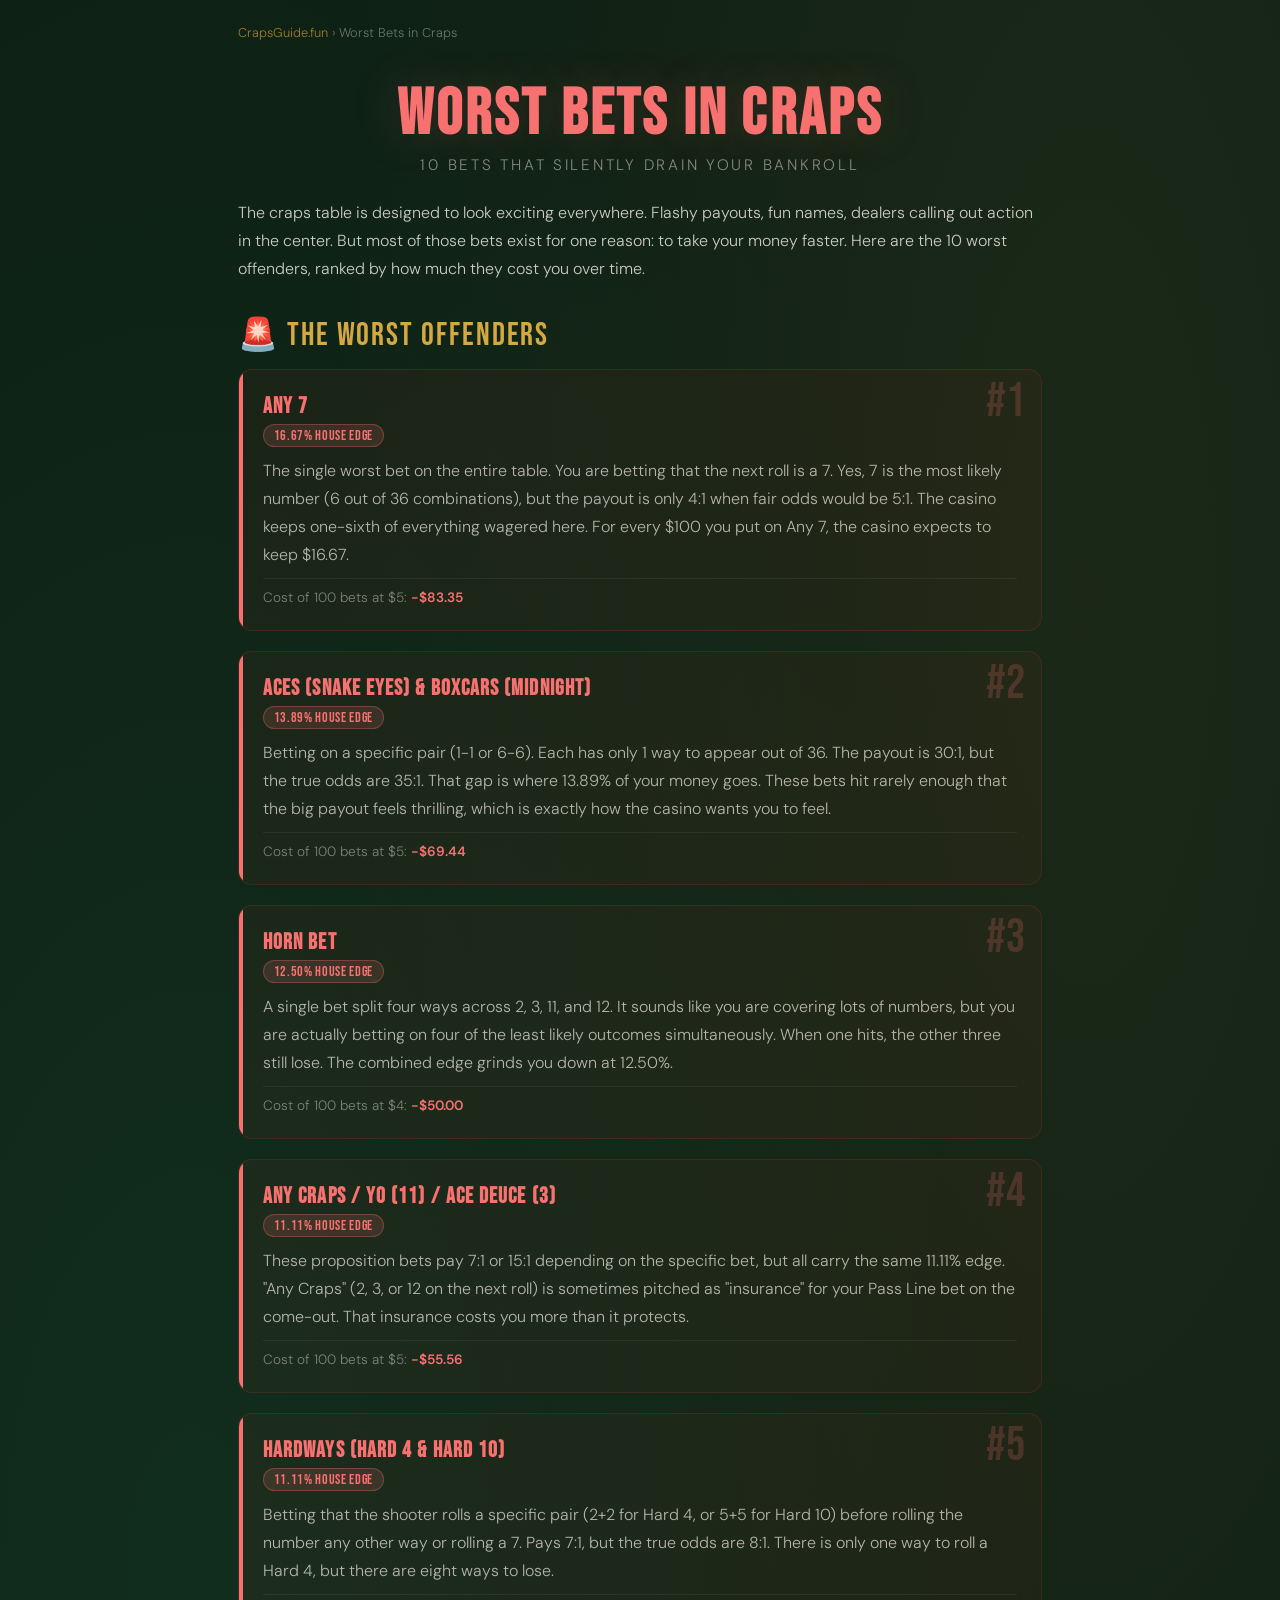
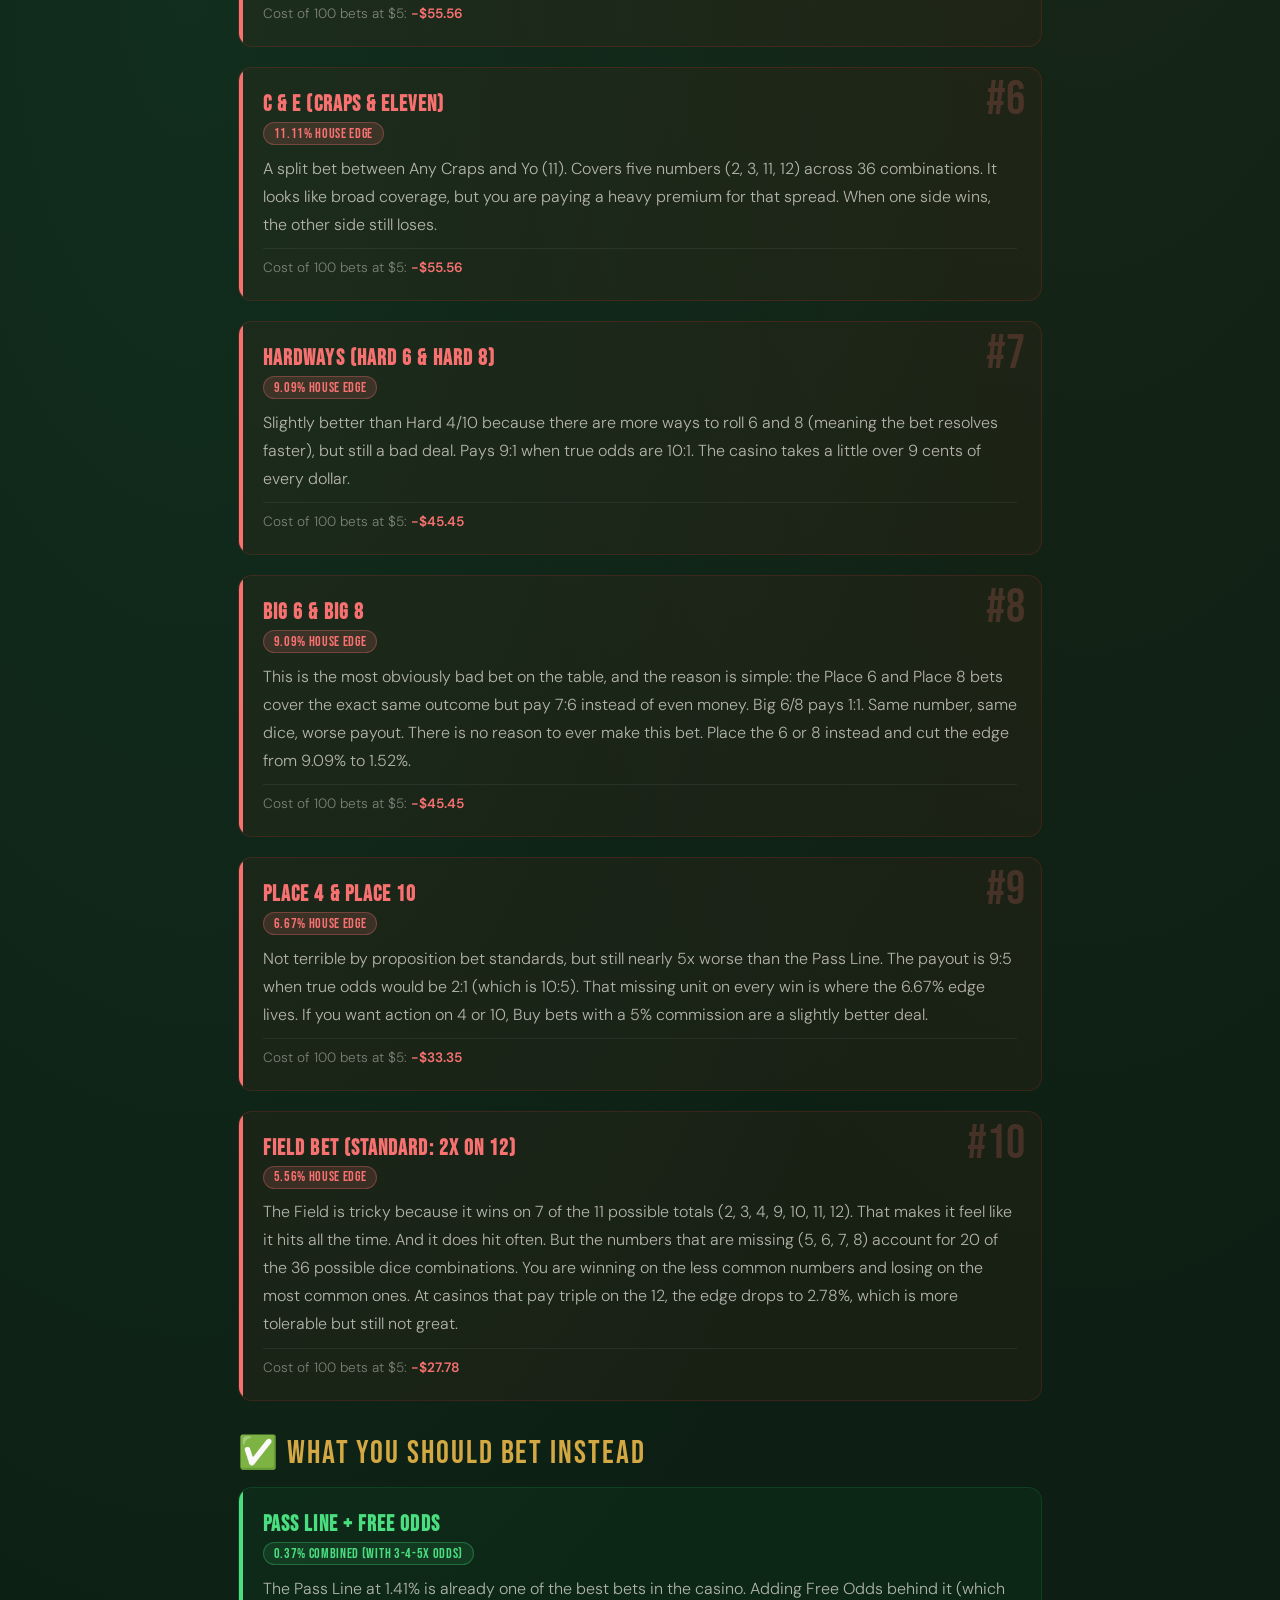
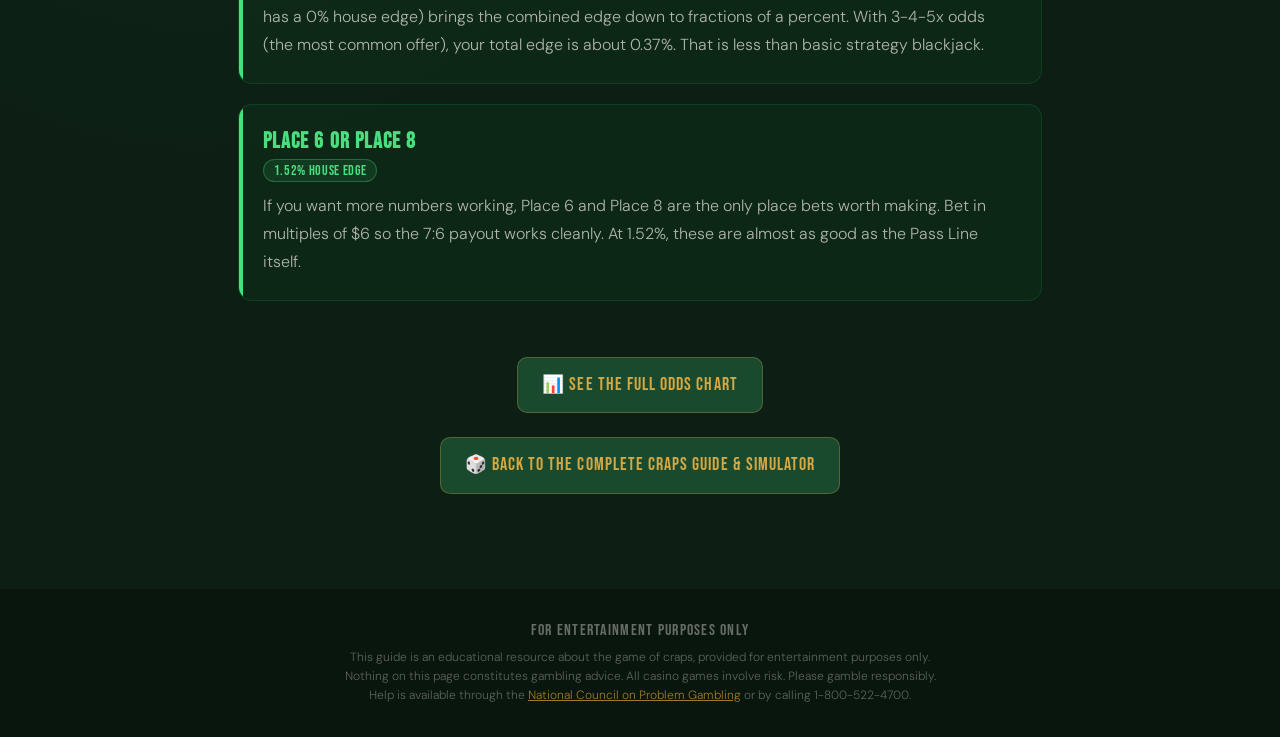
<file: worst-bets-in-craps/index.html>
<!DOCTYPE html>
<html lang="en">
<head>
<meta charset="UTF-8">
<meta name="viewport" content="width=device-width, initial-scale=1.0, viewport-fit=cover">
<meta name="theme-color" content="#0d1f14">

<title>Worst Bets in Craps: 10 Bets That Drain Your Bankroll</title>
<meta name="description" content="The worst bets on the craps table ranked by house edge. From Big 6/8 (9.09%) to Any 7 (16.67%), learn which bets to avoid and why the center of the table is a trap.">
<meta name="keywords" content="worst craps bets, craps bets to avoid, bad craps bets, craps sucker bets, proposition bets craps, hardway bets, craps house edge">
<meta name="author" content="CrapsGuide.fun">
<link rel="canonical" href="https://crapsguide.fun/worst-bets-in-craps/">

<meta property="og:type" content="article">
<meta property="og:title" content="Worst Bets in Craps: 10 Bets That Drain Your Bankroll">
<meta property="og:description" content="The worst bets on the craps table ranked by house edge. Learn which bets to avoid and why.">
<meta property="og:url" content="https://crapsguide.fun/worst-bets-in-craps/">
<meta property="og:site_name" content="CrapsGuide.fun">
<meta property="og:locale" content="en_US">

<meta name="twitter:card" content="summary">
<meta name="twitter:title" content="Worst Bets in Craps: 10 Bets That Drain Your Bankroll">
<meta name="twitter:description" content="The worst bets on the craps table ranked by house edge. Learn which bets to avoid and why.">

<meta name="robots" content="index, follow">

<script type="application/ld+json">
{
  "@context": "https://schema.org",
  "@type": "Article",
  "headline": "Worst Bets in Craps: 10 Bets That Drain Your Bankroll",
  "description": "The worst bets on the craps table ranked by house edge, with explanations of why each one is a bad deal.",
  "url": "https://crapsguide.fun/worst-bets-in-craps/",
  "author": { "@type": "Organization", "name": "CrapsGuide.fun", "url": "https://crapsguide.fun/" },
  "publisher": { "@type": "Organization", "name": "CrapsGuide.fun", "url": "https://crapsguide.fun/" },
  "mainEntityOfPage": "https://crapsguide.fun/worst-bets-in-craps/",
  "inLanguage": "en-US"
}
</script>

<link rel="preconnect" href="https://fonts.googleapis.com">
<link rel="preconnect" href="https://fonts.gstatic.com" crossorigin>
<link href="https://fonts.googleapis.com/css2?family=Bebas+Neue&family=DM+Sans:wght@300;400;600&display=swap" rel="stylesheet">

<style>
:root{--felt:#1a4a2e;--felt-dark:#123520;--gold:#d4a843;--gold-dim:#a07a28;--cream:#f5f0e8;--dark:#0d1f14;--green-bright:#4ade80;--red-bright:#f87171;--blue-bright:#60a5fa}
*,*::before,*::after{box-sizing:border-box;margin:0;padding:0}
html{scroll-behavior:smooth}
body{background:var(--dark);color:var(--cream);font-family:'DM Sans',sans-serif;font-weight:300;min-height:100vh;overflow-x:hidden;background-image:radial-gradient(ellipse at 15% 40%,rgba(26,74,46,0.35) 0%,transparent 55%),radial-gradient(ellipse at 85% 15%,rgba(212,168,67,0.07) 0%,transparent 50%)}

.breadcrumb{max-width:860px;margin:0 auto;padding:clamp(1rem,3vw,1.5rem) clamp(1rem,4vw,1.75rem) 0;font-size:0.8rem;color:rgba(245,240,232,0.4)}
.breadcrumb a{color:var(--gold-dim);text-decoration:none}
.breadcrumb a:hover{color:var(--gold)}

header{text-align:center;padding:clamp(1.5rem,4vw,2.5rem) 1rem clamp(1rem,3vw,1.5rem)}
header h1{font-family:'Bebas Neue',sans-serif;font-size:clamp(2rem,8vw,4rem);letter-spacing:0.05em;color:var(--red-bright);text-shadow:0 0 50px rgba(248,113,113,0.2);line-height:1.05}
header .subtitle{color:rgba(245,240,232,0.5);font-size:clamp(0.7rem,2.5vw,0.95rem);letter-spacing:0.18em;text-transform:uppercase;margin-top:0.4rem}

.container{max-width:860px;margin:0 auto;padding:0 clamp(1rem,4vw,1.75rem) 3rem}
p{line-height:1.75;margin-bottom:0.9rem;color:rgba(245,240,232,0.82);font-size:clamp(0.9rem,2.5vw,1rem)}
strong{font-weight:600}

.section-title{font-family:'Bebas Neue',sans-serif;font-size:clamp(1.6rem,5vw,2rem);color:var(--gold);letter-spacing:0.06em;margin-bottom:0.9rem;margin-top:2rem}

.bad-bet{background:rgba(192,57,43,0.06);border:1px solid rgba(192,57,43,0.2);border-radius:14px;padding:clamp(1rem,3vw,1.5rem);margin-bottom:1.25rem;position:relative;overflow:hidden}
.bad-bet::before{content:'';position:absolute;top:0;left:0;width:4px;height:100%;background:var(--red-bright);border-radius:4px 0 0 4px}
.bad-bet-rank{font-family:'Bebas Neue',sans-serif;font-size:clamp(2rem,6vw,3rem);color:rgba(248,113,113,0.2);position:absolute;top:0.5rem;right:1rem;line-height:1}
.bad-bet h3{font-family:'Bebas Neue',sans-serif;font-size:clamp(1.1rem,3.5vw,1.35rem);color:var(--red-bright);letter-spacing:0.05em;margin-bottom:0.3rem}
.bad-bet .edge-badge{display:inline-block;background:rgba(248,113,113,0.15);color:var(--red-bright);border:1px solid rgba(248,113,113,0.3);font-family:'Bebas Neue',sans-serif;font-size:0.85rem;padding:0.15rem 0.6rem;border-radius:20px;letter-spacing:0.05em;margin-bottom:0.6rem}
.bad-bet p{color:rgba(245,240,232,0.7);margin-bottom:0}
.bad-bet .cost-line{margin-top:0.6rem;padding-top:0.6rem;border-top:1px solid rgba(255,255,255,0.06);font-size:0.85rem;color:rgba(245,240,232,0.45)}
.bad-bet .cost-line strong{color:var(--red-bright)}

.good-bet{background:rgba(22,163,74,0.06);border:1px solid rgba(22,163,74,0.2);border-radius:14px;padding:clamp(1rem,3vw,1.5rem);margin-bottom:1.25rem;position:relative;overflow:hidden}
.good-bet::before{content:'';position:absolute;top:0;left:0;width:4px;height:100%;background:var(--green-bright);border-radius:4px 0 0 4px}
.good-bet h3{font-family:'Bebas Neue',sans-serif;font-size:clamp(1.1rem,3.5vw,1.35rem);color:var(--green-bright);letter-spacing:0.05em;margin-bottom:0.3rem}
.good-bet .edge-badge{display:inline-block;background:rgba(74,222,128,0.1);color:var(--green-bright);border:1px solid rgba(74,222,128,0.3);font-family:'Bebas Neue',sans-serif;font-size:0.85rem;padding:0.15rem 0.6rem;border-radius:20px;letter-spacing:0.05em;margin-bottom:0.6rem}
.good-bet p{color:rgba(245,240,232,0.7);margin-bottom:0}

.comparison-bar{display:flex;align-items:center;gap:0.75rem;margin:1.5rem 0;padding:1rem;background:rgba(0,0,0,0.2);border-radius:12px}
.comparison-bar .bar-label{min-width:6rem;font-size:0.8rem;color:rgba(245,240,232,0.5);text-align:right}
.comparison-bar .bar-track{flex:1;height:22px;background:rgba(255,255,255,0.04);border-radius:6px;overflow:hidden;position:relative}
.comparison-bar .bar-fill{height:100%;border-radius:6px;display:flex;align-items:center;padding-left:0.5rem}
.comparison-bar .bar-fill span{font-family:'Bebas Neue',sans-serif;font-size:0.8rem;letter-spacing:0.04em;white-space:nowrap}

.cta-link{display:inline-block;margin-top:1.5rem;padding:0.75rem 1.5rem;border-radius:10px;background:var(--felt);border:1px solid rgba(212,168,67,0.3);color:var(--gold);font-family:'Bebas Neue',sans-serif;font-size:1.1rem;letter-spacing:0.06em;text-decoration:none;transition:all 0.2s}
.cta-link:hover{background:rgba(212,168,67,0.12);border-color:var(--gold)}

footer{margin-top:2rem;padding:2rem clamp(1rem,4vw,1.75rem);background:rgba(0,0,0,0.3);text-align:center}
.disclaimer-text{max-width:600px;margin:0.5rem auto 0;font-size:0.75rem;color:rgba(245,240,232,0.35);line-height:1.6}
.disclaimer-text a{color:var(--gold-dim)}
footer .disclaimer-title{font-family:'Bebas Neue',sans-serif;font-size:1rem;color:rgba(245,240,232,0.4);letter-spacing:0.08em}
</style>
</head>
<body>

<nav class="breadcrumb" aria-label="Breadcrumb">
  <a href="/">CrapsGuide.fun</a> <span>&rsaquo;</span> Worst Bets in Craps
</nav>

<header>
  <h1>Worst Bets in Craps</h1>
  <div class="subtitle">10 Bets That Silently Drain Your Bankroll</div>
</header>

<main class="container">

  <p>The craps table is designed to look exciting everywhere. Flashy payouts, fun names, dealers calling out action in the center. But most of those bets exist for one reason: to take your money faster. Here are the 10 worst offenders, ranked by how much they cost you over time.</p>

  <div class="section-title">&#x1F6A8; The Worst Offenders</div>

  <div class="bad-bet">
    <div class="bad-bet-rank">#1</div>
    <h3>Any 7</h3>
    <div class="edge-badge">16.67% House Edge</div>
    <p>The single worst bet on the entire table. You are betting that the next roll is a 7. Yes, 7 is the most likely number (6 out of 36 combinations), but the payout is only 4:1 when fair odds would be 5:1. The casino keeps one-sixth of everything wagered here. For every $100 you put on Any 7, the casino expects to keep $16.67.</p>
    <div class="cost-line">Cost of 100 bets at $5: <strong>-$83.35</strong></div>
  </div>

  <div class="bad-bet">
    <div class="bad-bet-rank">#2</div>
    <h3>Aces (Snake Eyes) &amp; Boxcars (Midnight)</h3>
    <div class="edge-badge">13.89% House Edge</div>
    <p>Betting on a specific pair (1-1 or 6-6). Each has only 1 way to appear out of 36. The payout is 30:1, but the true odds are 35:1. That gap is where 13.89% of your money goes. These bets hit rarely enough that the big payout feels thrilling, which is exactly how the casino wants you to feel.</p>
    <div class="cost-line">Cost of 100 bets at $5: <strong>-$69.44</strong></div>
  </div>

  <div class="bad-bet">
    <div class="bad-bet-rank">#3</div>
    <h3>Horn Bet</h3>
    <div class="edge-badge">12.50% House Edge</div>
    <p>A single bet split four ways across 2, 3, 11, and 12. It sounds like you are covering lots of numbers, but you are actually betting on four of the least likely outcomes simultaneously. When one hits, the other three still lose. The combined edge grinds you down at 12.50%.</p>
    <div class="cost-line">Cost of 100 bets at $4: <strong>-$50.00</strong></div>
  </div>

  <div class="bad-bet">
    <div class="bad-bet-rank">#4</div>
    <h3>Any Craps / Yo (11) / Ace Deuce (3)</h3>
    <div class="edge-badge">11.11% House Edge</div>
    <p>These proposition bets pay 7:1 or 15:1 depending on the specific bet, but all carry the same 11.11% edge. "Any Craps" (2, 3, or 12 on the next roll) is sometimes pitched as "insurance" for your Pass Line bet on the come-out. That insurance costs you more than it protects.</p>
    <div class="cost-line">Cost of 100 bets at $5: <strong>-$55.56</strong></div>
  </div>

  <div class="bad-bet">
    <div class="bad-bet-rank">#5</div>
    <h3>Hardways (Hard 4 &amp; Hard 10)</h3>
    <div class="edge-badge">11.11% House Edge</div>
    <p>Betting that the shooter rolls a specific pair (2+2 for Hard 4, or 5+5 for Hard 10) before rolling the number any other way or rolling a 7. Pays 7:1, but the true odds are 8:1. There is only one way to roll a Hard 4, but there are eight ways to lose.</p>
    <div class="cost-line">Cost of 100 bets at $5: <strong>-$55.56</strong></div>
  </div>

  <div class="bad-bet">
    <div class="bad-bet-rank">#6</div>
    <h3>C &amp; E (Craps &amp; Eleven)</h3>
    <div class="edge-badge">11.11% House Edge</div>
    <p>A split bet between Any Craps and Yo (11). Covers five numbers (2, 3, 11, 12) across 36 combinations. It looks like broad coverage, but you are paying a heavy premium for that spread. When one side wins, the other side still loses.</p>
    <div class="cost-line">Cost of 100 bets at $5: <strong>-$55.56</strong></div>
  </div>

  <div class="bad-bet">
    <div class="bad-bet-rank">#7</div>
    <h3>Hardways (Hard 6 &amp; Hard 8)</h3>
    <div class="edge-badge">9.09% House Edge</div>
    <p>Slightly better than Hard 4/10 because there are more ways to roll 6 and 8 (meaning the bet resolves faster), but still a bad deal. Pays 9:1 when true odds are 10:1. The casino takes a little over 9 cents of every dollar.</p>
    <div class="cost-line">Cost of 100 bets at $5: <strong>-$45.45</strong></div>
  </div>

  <div class="bad-bet">
    <div class="bad-bet-rank">#8</div>
    <h3>Big 6 &amp; Big 8</h3>
    <div class="edge-badge">9.09% House Edge</div>
    <p>This is the most obviously bad bet on the table, and the reason is simple: the Place 6 and Place 8 bets cover the exact same outcome but pay 7:6 instead of even money. Big 6/8 pays 1:1. Same number, same dice, worse payout. There is no reason to ever make this bet. Place the 6 or 8 instead and cut the edge from 9.09% to 1.52%.</p>
    <div class="cost-line">Cost of 100 bets at $5: <strong>-$45.45</strong></div>
  </div>

  <div class="bad-bet">
    <div class="bad-bet-rank">#9</div>
    <h3>Place 4 &amp; Place 10</h3>
    <div class="edge-badge">6.67% House Edge</div>
    <p>Not terrible by proposition bet standards, but still nearly 5x worse than the Pass Line. The payout is 9:5 when true odds would be 2:1 (which is 10:5). That missing unit on every win is where the 6.67% edge lives. If you want action on 4 or 10, Buy bets with a 5% commission are a slightly better deal.</p>
    <div class="cost-line">Cost of 100 bets at $5: <strong>-$33.35</strong></div>
  </div>

  <div class="bad-bet">
    <div class="bad-bet-rank">#10</div>
    <h3>Field Bet (Standard: 2x on 12)</h3>
    <div class="edge-badge">5.56% House Edge</div>
    <p>The Field is tricky because it wins on 7 of the 11 possible totals (2, 3, 4, 9, 10, 11, 12). That makes it feel like it hits all the time. And it does hit often. But the numbers that are missing (5, 6, 7, 8) account for 20 of the 36 possible dice combinations. You are winning on the less common numbers and losing on the most common ones. At casinos that pay triple on the 12, the edge drops to 2.78%, which is more tolerable but still not great.</p>
    <div class="cost-line">Cost of 100 bets at $5: <strong>-$27.78</strong></div>
  </div>

  <div class="section-title">&#x2705; What You Should Bet Instead</div>

  <div class="good-bet">
    <h3>Pass Line + Free Odds</h3>
    <div class="edge-badge">0.37% Combined (with 3-4-5x odds)</div>
    <p>The Pass Line at 1.41% is already one of the best bets in the casino. Adding Free Odds behind it (which has a 0% house edge) brings the combined edge down to fractions of a percent. With 3-4-5x odds (the most common offer), your total edge is about 0.37%. That is less than basic strategy blackjack.</p>
  </div>

  <div class="good-bet">
    <h3>Place 6 or Place 8</h3>
    <div class="edge-badge">1.52% House Edge</div>
    <p>If you want more numbers working, Place 6 and Place 8 are the only place bets worth making. Bet in multiples of $6 so the 7:6 payout works cleanly. At 1.52%, these are almost as good as the Pass Line itself.</p>
  </div>

  <p style="margin-top:2rem; text-align:center;">
    <a href="/craps-odds-chart/" class="cta-link">&#x1F4CA; See the Full Odds Chart</a>
    <br>
    <a href="/" class="cta-link">&#x1F3B2; Back to the Complete Craps Guide &amp; Simulator</a>
  </p>

</main>

<footer>
  <div class="disclaimer-title">For Entertainment Purposes Only</div>
  <p class="disclaimer-text">
    This guide is an educational resource about the game of craps, provided for entertainment purposes only.
    Nothing on this page constitutes gambling advice. All casino games involve risk.
    Please gamble responsibly. Help is available through the
    <a href="https://www.ncpgambling.org" target="_blank" rel="noopener noreferrer">National Council on Problem Gambling</a>
    or by calling 1-800-522-4700.
  </p>
</footer>

</body>
</html>
</file>
<file: css/style.css>
@import url('https://fonts.googleapis.com/css2?family=Bebas+Neue&family=DM+Sans:wght@300;400;600&display=swap');

:root {
  --felt: #1a4a2e;
  --felt-dark: #123520;
  --gold: #d4a843;
  --gold-dim: #a07a28;
  --cream: #f5f0e8;
  --dark: #0d1f14;
  --green-bright: #4ade80;
  --red-bright: #f87171;
  --blue-bright: #60a5fa;
  --tap-highlight: transparent;
}

*, *::before, *::after {
  box-sizing: border-box;
  margin: 0; padding: 0;
  -webkit-tap-highlight-color: var(--tap-highlight);
}
html { scroll-behavior: smooth; -webkit-text-size-adjust: 100%; }
body {
  background: var(--dark);
  color: var(--cream);
  font-family: 'DM Sans', sans-serif;
  font-weight: 300;
  min-height: 100vh;
  min-height: 100dvh;
  overflow-x: hidden;
  background-image:
    radial-gradient(ellipse at 15% 40%, rgba(26,74,46,0.35) 0%, transparent 55%),
    radial-gradient(ellipse at 85% 15%, rgba(212,168,67,0.07) 0%, transparent 50%);
}

header { text-align: center; padding: clamp(2rem,6vw,3.5rem) 1rem clamp(1rem,3vw,2rem); }
.dice-anim {
  font-size: clamp(2rem,6vw,3rem);
  display: block; margin-bottom: 0.4rem;
  animation: float 3s ease-in-out infinite;
  user-select: none;
}
@keyframes float { 0%,100%{transform:translateY(0)} 50%{transform:translateY(-7px)} }
h1 {
  font-family: 'Bebas Neue', sans-serif;
  font-size: clamp(2.4rem,10vw,5.5rem);
  letter-spacing: 0.05em; color: var(--gold);
  text-shadow: 0 0 50px rgba(212,168,67,0.25); line-height: 1.05;
}
.subtitle {
  color: rgba(245,240,232,0.5);
  font-size: clamp(0.7rem,2.5vw,0.95rem);
  letter-spacing: 0.18em; text-transform: uppercase; margin-top: 0.4rem;
}

.container { max-width: 860px; margin: 0 auto; padding: 0 clamp(1rem,4vw,1.75rem) 3rem; }

.tabs {
  display: flex; gap: 0;
  margin: clamp(1rem,3vw,1.5rem) 0 0;
  border-bottom: 2px solid rgba(212,168,67,0.25);
  overflow-x: auto; overflow-y: hidden;
  -webkit-overflow-scrolling: touch;
  scrollbar-width: none; scroll-snap-type: x proximity;
}
.tabs::-webkit-scrollbar { display: none; }
.tab-btn {
  font-family: 'Bebas Neue', sans-serif;
  font-size: clamp(0.9rem,3vw,1.1rem);
  letter-spacing: 0.07em;
  padding: clamp(0.5rem,1.5vw,0.65rem) clamp(0.8rem,3vw,1.25rem);
  background: none; border: none;
  border-bottom: 2px solid transparent; margin-bottom: -2px;
  color: rgba(245,240,232,0.35); cursor: pointer;
  white-space: nowrap; scroll-snap-align: start;
  transition: color 0.2s; touch-action: manipulation;
  user-select: none; -webkit-user-select: none;
  min-height: 44px; display: flex; align-items: center;
}
.tab-btn:hover { color: rgba(245,240,232,0.75); }
.tab-btn.active { color: var(--gold); border-bottom-color: var(--gold); }
.tab-content { display: none; padding: clamp(1.25rem,4vw,2rem) 0; }
.tab-content.active { display: block; }

.section-title {
  font-family: 'Bebas Neue', sans-serif;
  font-size: clamp(1.6rem,5vw,2rem); color: var(--gold);
  letter-spacing: 0.06em; margin-bottom: 0.9rem;
  display: flex; align-items: center; gap: 0.5rem;
}
p { line-height: 1.75; margin-bottom: 0.9rem; color: rgba(245,240,232,0.82); font-size: clamp(0.9rem,2.5vw,1rem); }

.card {
  background: rgba(255,255,255,0.04);
  border: 1px solid rgba(212,168,67,0.15);
  border-radius: 14px; padding: clamp(1rem,3vw,1.5rem); margin-bottom: 1rem;
}
.card h3 {
  font-family: 'Bebas Neue', sans-serif;
  font-size: clamp(1.1rem,3.5vw,1.35rem); color: var(--gold);
  letter-spacing: 0.05em; margin-bottom: 0.6rem;
}

.phase-flow { display: grid; grid-template-columns: 1fr auto 1fr; gap: 0.5rem; align-items: center; margin: 1.25rem 0; }
@media (max-width: 480px) {
  .phase-flow { grid-template-columns: 1fr; grid-template-rows: auto auto auto; }
  .phase-flow .arrow { transform: rotate(90deg); text-align: center; }
}
.phase-box {
  background: var(--felt); border: 1px solid rgba(212,168,67,0.3);
  border-radius: 12px; padding: clamp(0.9rem,2.5vw,1.2rem); text-align: center;
}
.phase-box .label { font-family: 'Bebas Neue', sans-serif; font-size: clamp(1rem,3vw,1.25rem); color: var(--gold); letter-spacing: 0.04em; }
.phase-box .desc { font-size: clamp(0.75rem,2vw,0.85rem); color: rgba(245,240,232,0.55); margin-top: 0.3rem; line-height: 1.45; }
.arrow { font-size: 1.4rem; color: var(--gold-dim); text-align: center; }

.outcomes-grid { display: grid; grid-template-columns: repeat(3,1fr); gap: 0.6rem; margin: 1rem 0; }
@media (max-width: 400px) { .outcomes-grid { grid-template-columns: 1fr; } }
.outcome { border-radius: 10px; padding: clamp(0.7rem,2vw,1rem); text-align: center; }
.outcome.win  { background: rgba(22,163,74,0.13); border: 1px solid rgba(22,163,74,0.35); }
.outcome.lose { background: rgba(192,57,43,0.13); border: 1px solid rgba(192,57,43,0.35); }
.outcome.point { background: rgba(212,168,67,0.1); border: 1px solid rgba(212,168,67,0.3); }
.outcome .nums { font-family: 'Bebas Neue', sans-serif; font-size: clamp(1.3rem,4vw,1.75rem); letter-spacing: 0.04em; }
.outcome.win .nums { color: var(--green-bright); }
.outcome.lose .nums { color: var(--red-bright); }
.outcome.point .nums { color: var(--gold); }
.outcome .result { font-size: clamp(0.65rem,1.8vw,0.78rem); text-transform: uppercase; letter-spacing: 0.08em; margin-top: 0.25rem; line-height: 1.3; }
.outcome.win .result { color: var(--green-bright); }
.outcome.lose .result { color: var(--red-bright); }
.outcome.point .result { color: var(--gold); }

.table-wrap { overflow-x: auto; -webkit-overflow-scrolling: touch; border-radius: 10px; }
.bets-table { width: 100%; border-collapse: collapse; table-layout: fixed; font-size: clamp(0.8rem,2.2vw,0.9rem); min-width: 500px; }
.bets-table th:first-child, .bets-table td:first-child { width: 38%; }
.bets-table th:nth-child(2), .bets-table td:nth-child(2) { width: 18%; }
.bets-table th {
  font-family: 'Bebas Neue', sans-serif; font-size: clamp(0.85rem,2.5vw,1rem);
  letter-spacing: 0.06em; color: var(--gold); text-align: left;
  padding: 0.65rem 0.75rem; border-bottom: 1px solid rgba(212,168,67,0.3);
  background: rgba(0,0,0,0.2);
}
.bets-table td { padding: 0.65rem 0.75rem; border-bottom: 1px solid rgba(255,255,255,0.04); color: rgba(245,240,232,0.78); vertical-align: top; line-height: 1.5; }
.bets-table tr:hover td { background: rgba(255,255,255,0.025); }
.edge-good { color: var(--green-bright); font-weight: 600; }
.edge-ok   { color: var(--gold); font-weight: 600; }
.edge-bad  { color: var(--red-bright); font-weight: 600; }
.bet-tag {
  display: inline-block; font-size: 0.65rem; padding: 0.1rem 0.45rem;
  border-radius: 20px; text-transform: uppercase; letter-spacing: 0.07em;
  font-weight: 600; margin-left: 0.35rem; vertical-align: middle; white-space: nowrap;
}
.tag-best  { background: rgba(22,163,74,0.2); color: var(--green-bright); border: 1px solid rgba(22,163,74,0.4); }
.tag-avoid { background: rgba(192,57,43,0.18); color: var(--red-bright); border: 1px solid rgba(192,57,43,0.35); }

.simulator {
  background: var(--felt);
  border: 2px solid rgba(212,168,67,0.2);
  border-radius: 18px;
  padding: clamp(1.25rem,4vw,1.75rem);
  text-align: center;
}

.bankroll-bar {
  display: flex;
  justify-content: space-between;
  align-items: stretch;
  gap: 0.5rem;
  margin-bottom: clamp(0.9rem,2.5vw,1.25rem);
}
.bank-cell {
  background: var(--felt-dark);
  border: 1px solid rgba(212,168,67,0.18);
  border-radius: 10px;
  padding: 0.55rem 0.75rem;
  flex: 1;
  text-align: center;
  min-width: 0;
}
.bank-label {
  font-size: clamp(0.6rem,1.6vw,0.68rem);
  text-transform: uppercase;
  letter-spacing: 0.1em;
  color: rgba(245,240,232,0.4);
  margin-bottom: 0.15rem;
}
.bank-value {
  font-family: 'Bebas Neue', sans-serif;
  font-size: clamp(1rem,3.5vw,1.3rem);
  letter-spacing: 0.04em;
  color: var(--cream);
  transition: color 0.3s;
}
.bank-value.positive { color: var(--green-bright); }
.bank-value.negative { color: var(--red-bright); }
.bank-value.neutral  { color: rgba(245,240,232,0.5); }

.active-bets {
  display: flex;
  justify-content: center;
  gap: 0.5rem;
  flex-wrap: wrap;
  margin-bottom: 0.75rem;
  min-height: 2rem;
}
.bet-chip {
  display: inline-flex;
  align-items: center;
  gap: 0.3rem;
  background: rgba(0,0,0,0.3);
  border-radius: 20px;
  padding: 0.2rem 0.7rem;
  font-size: clamp(0.7rem,2vw,0.78rem);
  border: 1px solid rgba(255,255,255,0.12);
  animation: chipIn 0.2s ease;
}
@keyframes chipIn { from{transform:scale(0.7);opacity:0} to{transform:scale(1);opacity:1} }
.bet-chip.pass { border-color: rgba(74,222,128,0.4); color: var(--green-bright); }
.bet-chip.odds { border-color: rgba(96,165,250,0.4); color: var(--blue-bright); }

.dice-display { display: flex; justify-content: center; gap: clamp(1rem,4vw,2rem); margin: clamp(0.75rem,2vw,1rem) 0; }
.die-wrap { width: clamp(68px,16vw,90px); height: clamp(68px,16vw,90px); filter: drop-shadow(0 5px 14px rgba(0,0,0,0.6)); flex-shrink: 0; }
.die-wrap.rolling { animation: diceRoll 0.45s ease; }
@keyframes diceRoll {
  0%   {transform:rotate(0deg) scale(1)}
  20%  {transform:rotate(-18deg) scale(1.08)}
  45%  {transform:rotate(12deg) scale(1.08)}
  65%  {transform:rotate(-7deg) scale(1.03)}
  82%  {transform:rotate(4deg) scale(1.01)}
  100% {transform:rotate(0deg) scale(1)}
}
.die-face { width: 100%; height: 100%; }

.sim-phase-badge {
  display: inline-block;
  background: rgba(212,168,67,0.13);
  border: 1px solid rgba(212,168,67,0.3);
  border-radius: 6px; padding: 0.2rem 0.85rem;
  font-size: clamp(0.68rem,2vw,0.78rem);
  letter-spacing: 0.12em; text-transform: uppercase;
  color: var(--gold); margin-bottom: 0.6rem;
}

.sim-status {
  font-family: 'Bebas Neue', sans-serif;
  font-size: clamp(1.3rem,5vw,1.75rem);
  letter-spacing: 0.06em;
  margin: 0.5rem 0 0.3rem;
  min-height: 1.9rem; transition: color 0.25s;
}
.sim-result {
  font-size: clamp(0.78rem,2.2vw,0.88rem);
  color: rgba(245,240,232,0.45);
  min-height: 1.15rem; margin-bottom: 1rem;
  line-height: 1.4; padding: 0 0.25rem;
}

.odds-prompt {
  display: none;
  background: rgba(96,165,250,0.08);
  border: 1px solid rgba(96,165,250,0.3);
  border-radius: 12px;
  padding: clamp(0.8rem,2.5vw,1rem) clamp(1rem,3vw,1.25rem);
  margin-bottom: 1rem;
  text-align: center;
}
.odds-prompt.visible { display: block; animation: fadeIn 0.25s ease; }
@keyframes fadeIn { from{opacity:0;transform:translateY(4px)} to{opacity:1;transform:translateY(0)} }
.odds-prompt-title {
  font-family: 'Bebas Neue', sans-serif;
  font-size: clamp(1rem,3vw,1.15rem);
  letter-spacing: 0.07em;
  color: var(--blue-bright);
  margin-bottom: 0.35rem;
}
.odds-prompt-desc {
  font-size: clamp(0.75rem,2vw,0.84rem);
  color: rgba(245,240,232,0.6);
  margin-bottom: 0.75rem;
  line-height: 1.5;
}
.odds-btns { display: flex; gap: 0.6rem; justify-content: center; flex-wrap: wrap; }
.odds-btn {
  font-family: 'Bebas Neue', sans-serif;
  font-size: clamp(0.9rem,2.5vw,1rem);
  letter-spacing: 0.06em;
  border: none; border-radius: 8px;
  padding: 0.55rem 1.25rem;
  cursor: pointer; transition: all 0.15s;
  touch-action: manipulation; user-select: none; -webkit-user-select: none;
  min-height: 44px;
}
.odds-btn.take {
  background: var(--blue-bright); color: var(--dark);
}
.odds-btn.take:hover  { background: #93c5fd; }
.odds-btn.take:active { transform: scale(0.95); }
.odds-btn.skip {
  background: rgba(255,255,255,0.07);
  color: rgba(245,240,232,0.5);
  border: 1px solid rgba(255,255,255,0.1);
}
.odds-btn.skip:hover  { background: rgba(255,255,255,0.12); }
.odds-btn.skip:active { transform: scale(0.95); }

.sim-btns { display: flex; gap: 0.6rem; justify-content: center; flex-wrap: wrap; margin-bottom: 0.75rem; }
.roll-btn {
  font-family: 'Bebas Neue', sans-serif;
  font-size: clamp(1.1rem,3.5vw,1.35rem);
  letter-spacing: 0.09em; background: var(--gold); color: var(--dark);
  border: none; border-radius: 10px;
  padding: clamp(0.6rem,2vw,0.75rem) clamp(1.6rem,5vw,2.5rem);
  cursor: pointer; transition: background 0.15s, transform 0.1s;
  box-shadow: 0 4px 18px rgba(212,168,67,0.28);
  touch-action: manipulation; user-select: none; -webkit-user-select: none;
  min-height: 48px; min-width: 120px;
}
.roll-btn:hover  { background: #e8bc57; }
.roll-btn:active { transform: scale(0.96); background: #c99a30; }
.roll-btn:disabled { background: rgba(212,168,67,0.25); color: rgba(13,31,20,0.5); cursor: not-allowed; transform: none; box-shadow: none; }

.reset-btn {
  font-family: 'Bebas Neue', sans-serif;
  font-size: clamp(0.85rem,2.5vw,1rem);
  letter-spacing: 0.07em;
  background: rgba(255,255,255,0.06);
  color: rgba(245,240,232,0.4);
  border: 1px solid rgba(255,255,255,0.1);
  border-radius: 10px;
  padding: 0.6rem 1rem;
  cursor: pointer; transition: all 0.15s;
  touch-action: manipulation; user-select: none; -webkit-user-select: none;
  min-height: 48px;
}
.reset-btn:hover  { background: rgba(255,255,255,0.1); color: rgba(245,240,232,0.65); }
.reset-btn:active { transform: scale(0.96); }

.scenario-panel {
  border-top: 1px solid rgba(255,255,255,0.07);
  padding-top: 0.75rem;
  margin-bottom: 0.75rem;
}
.scenario-panel-label {
  font-size: clamp(0.62rem,1.7vw,0.7rem);
  text-transform: uppercase;
  letter-spacing: 0.13em;
  color: rgba(245,240,232,0.28);
  margin-bottom: 0.5rem;
}
.scenario-btns {
  display: flex;
  gap: 0.5rem;
  justify-content: center;
  flex-wrap: wrap;
  margin-bottom: 0.5rem;
}
.scenario-btn {
  font-family: 'Bebas Neue', sans-serif;
  font-size: clamp(0.85rem,2.5vw,0.98rem);
  letter-spacing: 0.07em;
  border-radius: 8px;
  padding: 0.45rem 1.2rem;
  cursor: pointer;
  transition: background 0.15s, transform 0.1s;
  touch-action: manipulation;
  user-select: none; -webkit-user-select: none;
  min-height: 40px;
}
.scenario-btn.hot {
  background: rgba(74,222,128,0.1);
  color: var(--green-bright);
  border: 1px solid rgba(74,222,128,0.3);
}
.scenario-btn.hot:hover:not(:disabled) { background: rgba(74,222,128,0.19); }
.scenario-btn.hot:active:not(:disabled) { transform: scale(0.96); }
.scenario-btn.cold {
  background: rgba(248,113,113,0.1);
  color: var(--red-bright);
  border: 1px solid rgba(248,113,113,0.28);
}
.scenario-btn.cold:hover:not(:disabled) { background: rgba(248,113,113,0.19); }
.scenario-btn.cold:active:not(:disabled) { transform: scale(0.96); }
.scenario-btn:disabled { opacity: 0.3; cursor: not-allowed; }
.scenario-hint {
  font-size: clamp(0.68rem,1.8vw,0.75rem);
  color: rgba(245,240,232,0.28);
  line-height: 1.5;
  padding: 0 0.25rem;
}

.session-log {
  background: rgba(0,0,0,0.2);
  border-radius: 10px;
  padding: 0.75rem 0.9rem;
  text-align: left;
  margin-top: 0.5rem;
  max-height: 130px;
  overflow-y: auto;
  -webkit-overflow-scrolling: touch;
  scrollbar-width: thin;
  scrollbar-color: rgba(212,168,67,0.2) transparent;
}
.session-log::-webkit-scrollbar { width: 4px; }
.session-log::-webkit-scrollbar-thumb { background: rgba(212,168,67,0.2); border-radius: 4px; }
.log-entry {
  font-size: clamp(0.7rem,1.9vw,0.78rem);
  color: rgba(245,240,232,0.4);
  line-height: 1.8;
  display: flex;
  justify-content: space-between;
  align-items: baseline;
  gap: 0.5rem;
  border-bottom: 1px solid rgba(255,255,255,0.04);
  padding: 0.1rem 0;
}
.log-entry:last-child { border-bottom: none; }
.log-entry .log-desc { flex: 1; }
.log-entry .log-amount { font-family: 'Bebas Neue', sans-serif; font-size: clamp(0.75rem,2vw,0.85rem); letter-spacing: 0.03em; flex-shrink: 0; }
.log-entry .log-amount.win  { color: var(--green-bright); }
.log-entry .log-amount.lose { color: var(--red-bright); }
.log-entry .log-amount.neutral { color: rgba(245,240,232,0.3); }

.log-empty { font-size: clamp(0.72rem,2vw,0.8rem); color: rgba(245,240,232,0.25); text-align: center; padding: 0.5rem 0; font-style: italic; }

.tip { display: flex; gap: 0.85rem; align-items: flex-start; padding: clamp(0.8rem,2.5vw,1rem) clamp(0.9rem,2.5vw,1.1rem); background: rgba(255,255,255,0.03); border-left: 3px solid var(--gold); border-radius: 0 10px 10px 0; margin-bottom: 0.7rem; }
.tip.warning { border-left-color: var(--red-bright); background: rgba(192,57,43,0.07); }
.tip-icon { font-size: 1.2rem; flex-shrink: 0; margin-top: 0.05rem; }
.tip-text { font-size: clamp(0.85rem,2.3vw,0.92rem); line-height: 1.65; color: rgba(245,240,232,0.8); }
.tip-text strong { color: var(--cream); font-weight: 600; }

.lingo-grid { display: grid; grid-template-columns: repeat(auto-fill,minmax(220px,1fr)); gap: 0.55rem; }
.lingo-item { background: rgba(255,255,255,0.04); border: 1px solid rgba(212,168,67,0.1); border-radius: 9px; padding: 0.7rem 0.95rem; }
.lingo-term { font-family: 'Bebas Neue', sans-serif; font-size: clamp(0.9rem,2.8vw,1rem); color: var(--gold); letter-spacing: 0.04em; }
.lingo-def { font-size: clamp(0.75rem,2.2vw,0.82rem); color: rgba(245,240,232,0.6); margin-top: 0.15rem; line-height: 1.45; }

.divider { border: none; border-top: 1px solid rgba(212,168,67,0.13); margin: 1.5rem 0; }
ul, ol { padding-left: 1.4rem; color: rgba(245,240,232,0.8); line-height: 2.1; font-size: clamp(0.88rem,2.5vw,0.97rem); }

.accordion { margin-bottom: 0.6rem; }
.accordion-btn {
  width: 100%; background: rgba(255,255,255,0.04);
  border: 1px solid rgba(212,168,67,0.15); border-radius: 12px;
  padding: clamp(0.85rem,2.5vw,1.1rem) clamp(1rem,3vw,1.3rem);
  display: flex; justify-content: space-between; align-items: center;
  cursor: pointer; touch-action: manipulation; user-select: none; -webkit-user-select: none;
  min-height: 52px; transition: background 0.2s, border-color 0.2s;
  text-align: left;
}
.accordion-btn:hover { background: rgba(255,255,255,0.07); border-color: rgba(212,168,67,0.3); }
.accordion-btn.open { border-color: rgba(212,168,67,0.4); border-radius: 12px 12px 0 0; background: rgba(212,168,67,0.08); }
.accordion-title {
  font-family: 'Bebas Neue', sans-serif;
  font-size: clamp(1rem,3vw,1.2rem); letter-spacing: 0.05em; color: var(--gold);
}
.accordion-icon { color: var(--gold-dim); font-size: 1.1rem; flex-shrink: 0; margin-left: 0.75rem; transition: transform 0.25s; }
.accordion-btn.open .accordion-icon { transform: rotate(180deg); }
.accordion-body {
  display: none; padding: clamp(1rem,3vw,1.25rem);
  background: rgba(255,255,255,0.025);
  border: 1px solid rgba(212,168,67,0.15); border-top: none;
  border-radius: 0 0 12px 12px;
  margin-bottom: 0;
}
.accordion-body.open { display: block; animation: fadeIn 0.2s ease; }

.odds-table { width: 100%; border-collapse: collapse; table-layout: fixed; font-size: clamp(0.8rem,2.2vw,0.9rem); min-width: 380px; }
.odds-table th {
  font-family: 'Bebas Neue', sans-serif; font-size: clamp(0.85rem,2.5vw,1rem);
  letter-spacing: 0.06em; color: var(--gold); text-align: left;
  padding: 0.65rem 0.75rem; border-bottom: 1px solid rgba(212,168,67,0.3);
  background: rgba(0,0,0,0.2);
}
.odds-table th:first-child, .odds-table td:first-child { width: 36%; }
.odds-table th:not(:first-child), .odds-table td:not(:first-child) { text-align: center; }
.odds-table td { padding: 0.65rem 0.75rem; border-bottom: 1px solid rgba(255,255,255,0.04); color: rgba(245,240,232,0.78); vertical-align: top; line-height: 1.5; }
.odds-table tr:hover td { background: rgba(255,255,255,0.025); }
.odds-table tr:last-child td { border-bottom: none; }
.odds-table .highlight { color: var(--green-bright); font-weight: 600; }

.myth-card {
  border-radius: 12px; padding: clamp(0.9rem,2.5vw,1.15rem);
  margin-bottom: 0.75rem;
  border-left: 4px solid;
}
.myth-card.busted { background: rgba(192,57,43,0.09); border-color: var(--red-bright); }
.myth-card.verdict { background: rgba(212,168,67,0.07); border-color: var(--gold); }
.myth-header { display: flex; align-items: flex-start; gap: 0.7rem; margin-bottom: 0.4rem; }
.myth-icon { font-size: 1.3rem; flex-shrink: 0; }
.myth-label {
  font-family: 'Bebas Neue', sans-serif;
  font-size: clamp(0.7rem,2vw,0.78rem);
  letter-spacing: 0.1em; text-transform: uppercase;
  padding: 0.15rem 0.55rem; border-radius: 20px; margin-bottom: 0.2rem;
  display: inline-block;
}
.myth-card.busted .myth-label { background: rgba(192,57,43,0.2); color: var(--red-bright); border: 1px solid rgba(192,57,43,0.35); }
.myth-card.verdict .myth-label { background: rgba(212,168,67,0.15); color: var(--gold); border: 1px solid rgba(212,168,67,0.3); }
.myth-title { font-size: clamp(0.88rem,2.5vw,0.97rem); font-weight: 600; color: var(--cream); line-height: 1.4; }
.myth-body { font-size: clamp(0.82rem,2.2vw,0.9rem); color: rgba(245,240,232,0.72); line-height: 1.65; }

.steps-list { list-style: none; padding: 0; counter-reset: steps; }
.steps-list li {
  counter-increment: steps;
  display: grid;
  grid-template-columns: 2rem 9rem 1fr;
  column-gap: 0.9rem;
  align-items: start;
  padding: 0.8rem 0; border-bottom: 1px solid rgba(255,255,255,0.05);
  font-size: clamp(0.86rem,2.3vw,0.95rem); color: rgba(245,240,232,0.82); line-height: 1.6;
}
.steps-list li:last-child { border-bottom: none; }
.steps-list li strong { color: var(--cream); }
.steps-list li::before {
  content: counter(steps);
  font-family: 'Bebas Neue', sans-serif; font-size: 1.1rem; letter-spacing: 0.04em;
  background: var(--felt); border: 1px solid rgba(212,168,67,0.3);
  color: var(--gold); border-radius: 50%;
  width: 2rem; height: 2rem; display: flex; align-items: center; justify-content: center;
  margin-top: 0.1rem;
}

.sponsor-zone {
  display: none;
  margin: 2rem 0 0;
}
.sponsor-inner {
  background: rgba(255,255,255,0.03);
  border: 1px solid rgba(255,255,255,0.08);
  border-radius: 14px;
  padding: clamp(1rem,3vw,1.5rem);
  display: flex;
  flex-direction: column;
  align-items: center;
  gap: 0.75rem;
  text-align: center;
}
.sponsor-label {
  font-size: 0.65rem;
  letter-spacing: 0.15em;
  text-transform: uppercase;
  color: rgba(245,240,232,0.2);
}
.sponsor-card {
  width: 100%;
  max-width: 480px;
  background: rgba(255,255,255,0.05);
  border: 1px solid rgba(212,168,67,0.18);
  border-radius: 10px;
  padding: 1.1rem 1.25rem;
  display: flex;
  align-items: center;
  gap: 1rem;
  text-decoration: none;
  transition: background 0.2s, border-color 0.2s;
  touch-action: manipulation;
}
.sponsor-card:hover { background: rgba(255,255,255,0.08); border-color: rgba(212,168,67,0.35); }
.sponsor-logo {
  width: 48px; height: 48px; border-radius: 8px;
  background: rgba(212,168,67,0.15);
  display: flex; align-items: center; justify-content: center;
  font-size: 1.5rem; flex-shrink: 0;
}
.sponsor-copy { text-align: left; flex: 1; }
.sponsor-name { font-family: 'Bebas Neue', sans-serif; font-size: 1.1rem; letter-spacing: 0.05em; color: var(--gold); }
.sponsor-desc { font-size: 0.8rem; color: rgba(245,240,232,0.5); margin-top: 0.1rem; line-height: 1.4; }
.sponsor-cta {
  font-family: 'Bebas Neue', sans-serif; font-size: 0.85rem; letter-spacing: 0.07em;
  background: rgba(212,168,67,0.15); color: var(--gold);
  border: 1px solid rgba(212,168,67,0.3); border-radius: 6px;
  padding: 0.35rem 0.8rem; white-space: nowrap; flex-shrink: 0;
}

footer {
  background: rgba(0,0,0,0.35);
  border-top: 1px solid rgba(212,168,67,0.12);
  padding: clamp(1.5rem,4vw,2.5rem) clamp(1rem,4vw,2rem);
  margin-top: 2rem; text-align: center;
}
.disclaimer-inner { max-width: 680px; margin: 0 auto; }
.disclaimer-icon { font-size: 1.6rem; margin-bottom: 0.5rem; }
.disclaimer-title { font-family: 'Bebas Neue', sans-serif; font-size: clamp(1rem,3vw,1.2rem); letter-spacing: 0.1em; color: rgba(212,168,67,0.7); margin-bottom: 0.6rem; }
.disclaimer-text { font-size: clamp(0.75rem,2vw,0.84rem); color: rgba(245,240,232,0.38); line-height: 1.7; margin-bottom: 0; }
.disclaimer-text a { color: rgba(212,168,67,0.55); text-decoration: none; }
.disclaimer-text a:hover { color: rgba(212,168,67,0.85); text-decoration: underline; }
@supports (padding: env(safe-area-inset-bottom)) {
  footer { padding-bottom: calc(clamp(1.5rem,4vw,2.5rem) + env(safe-area-inset-bottom)); }
}
</file>
